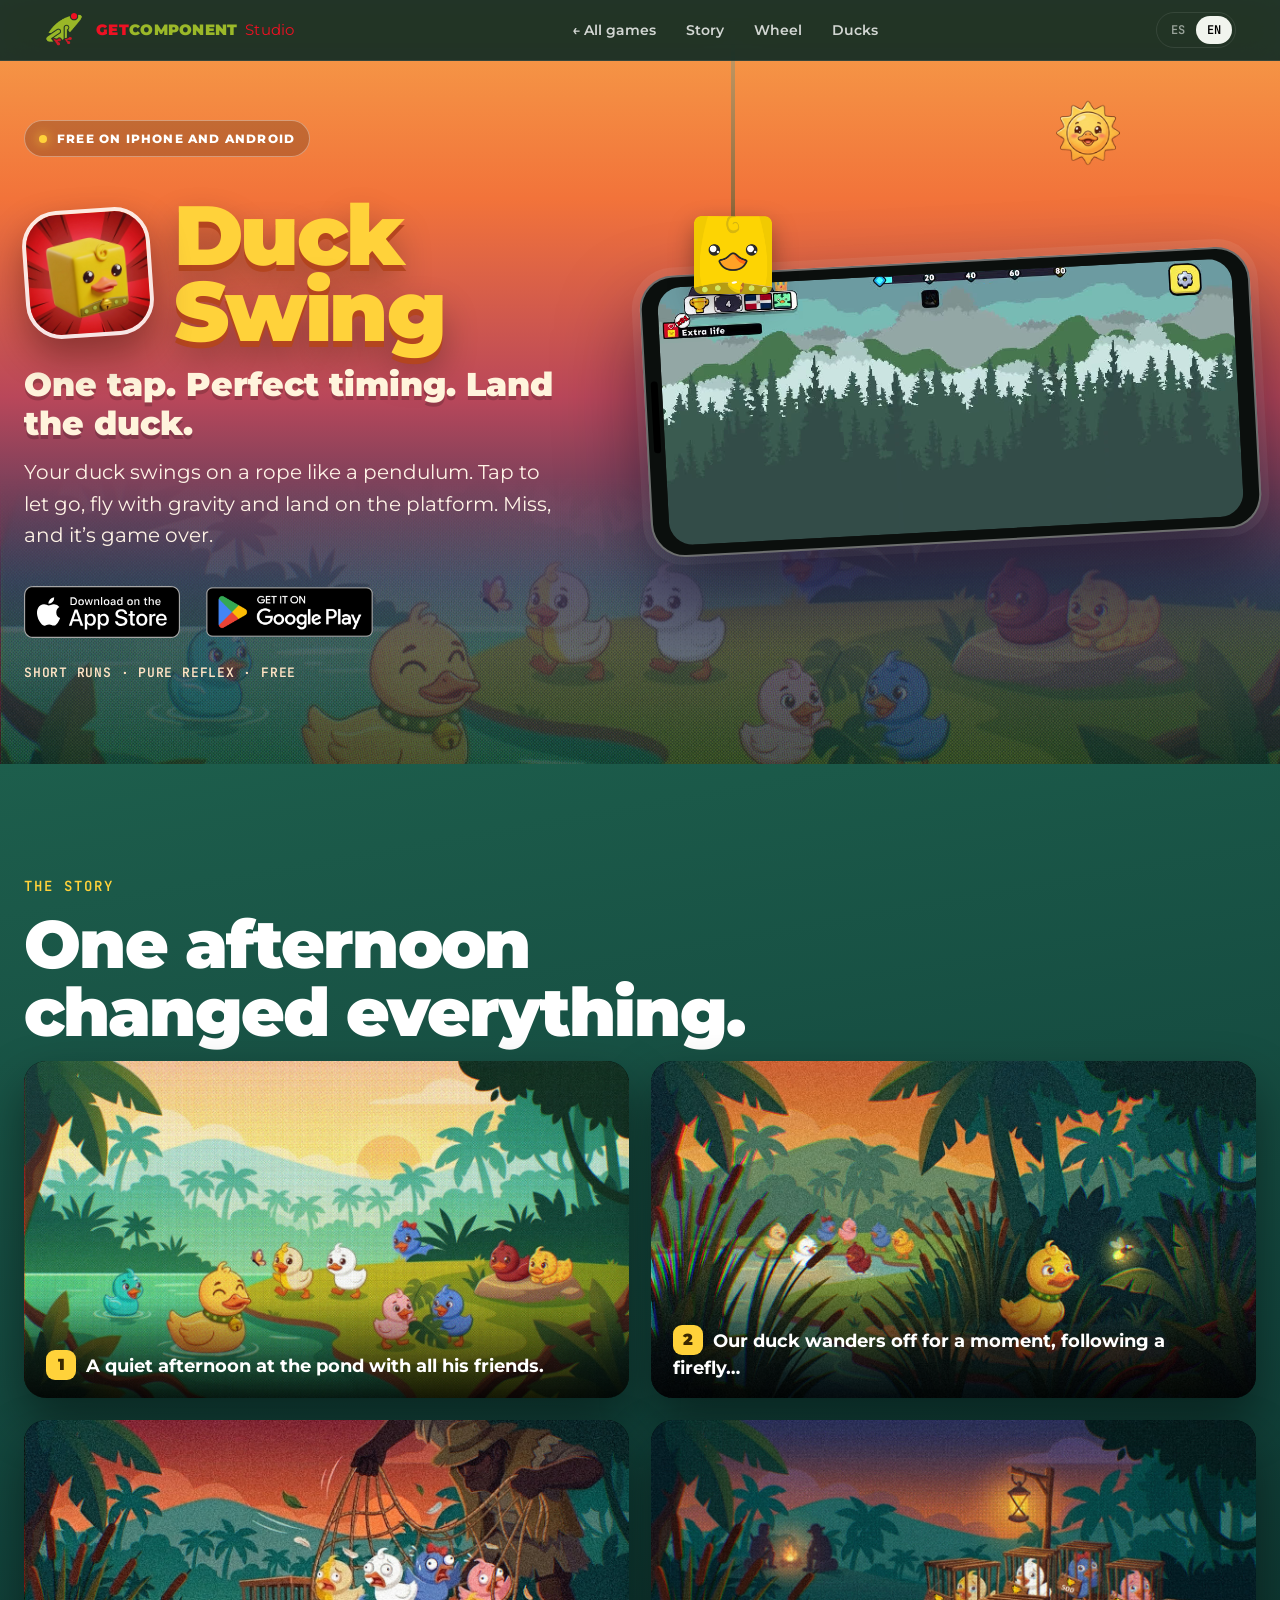
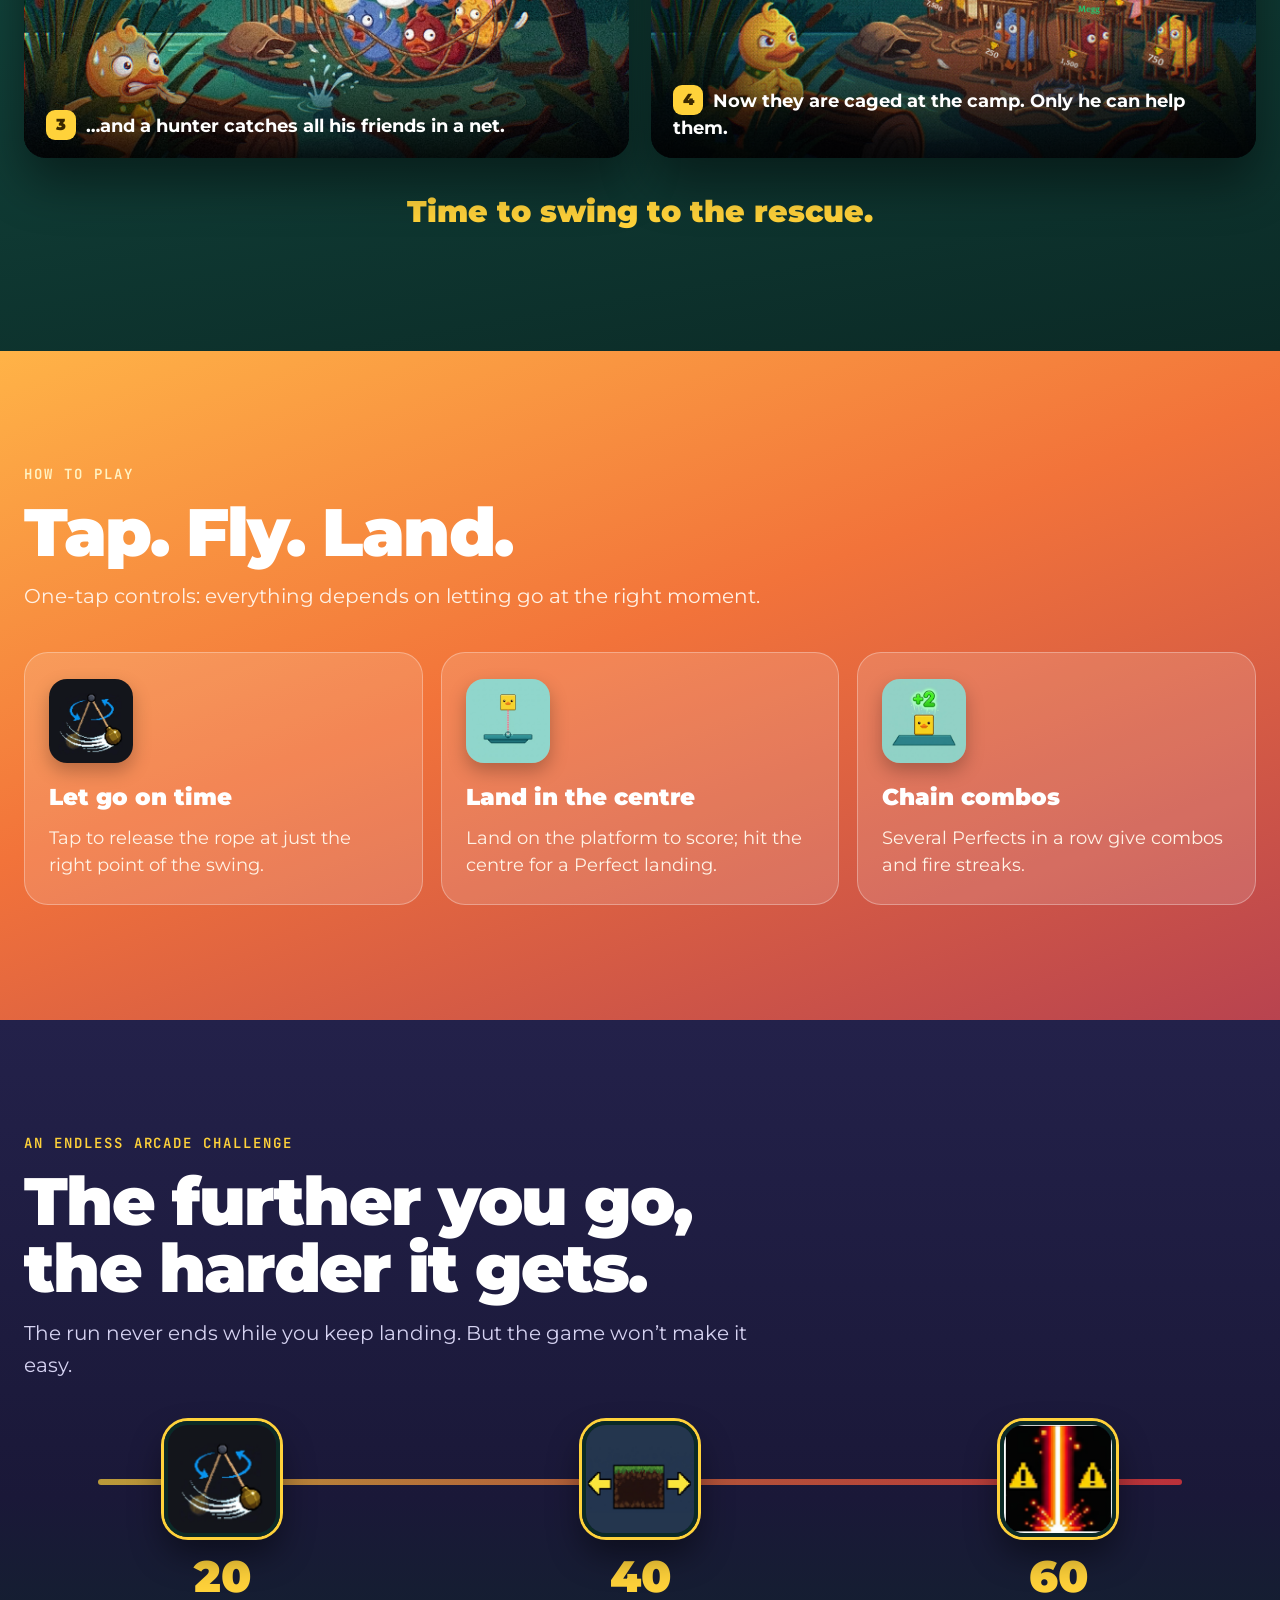
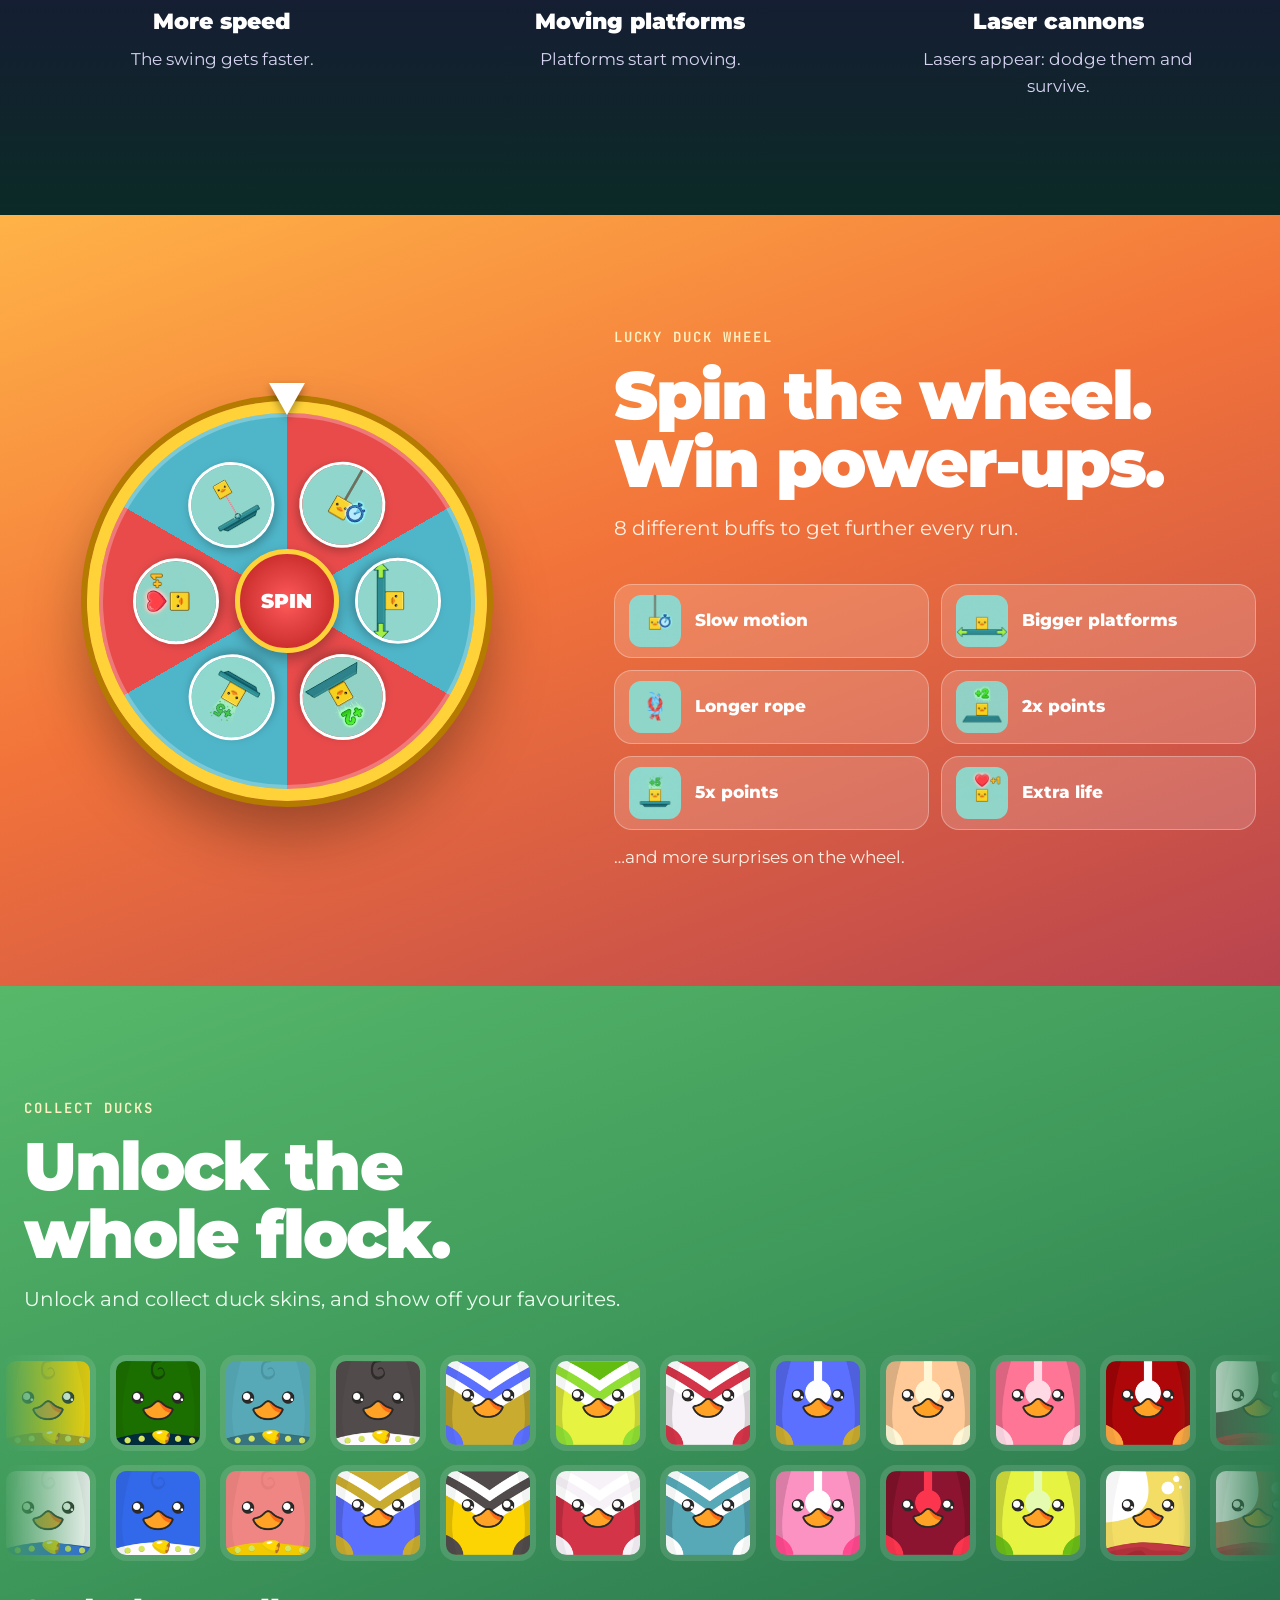
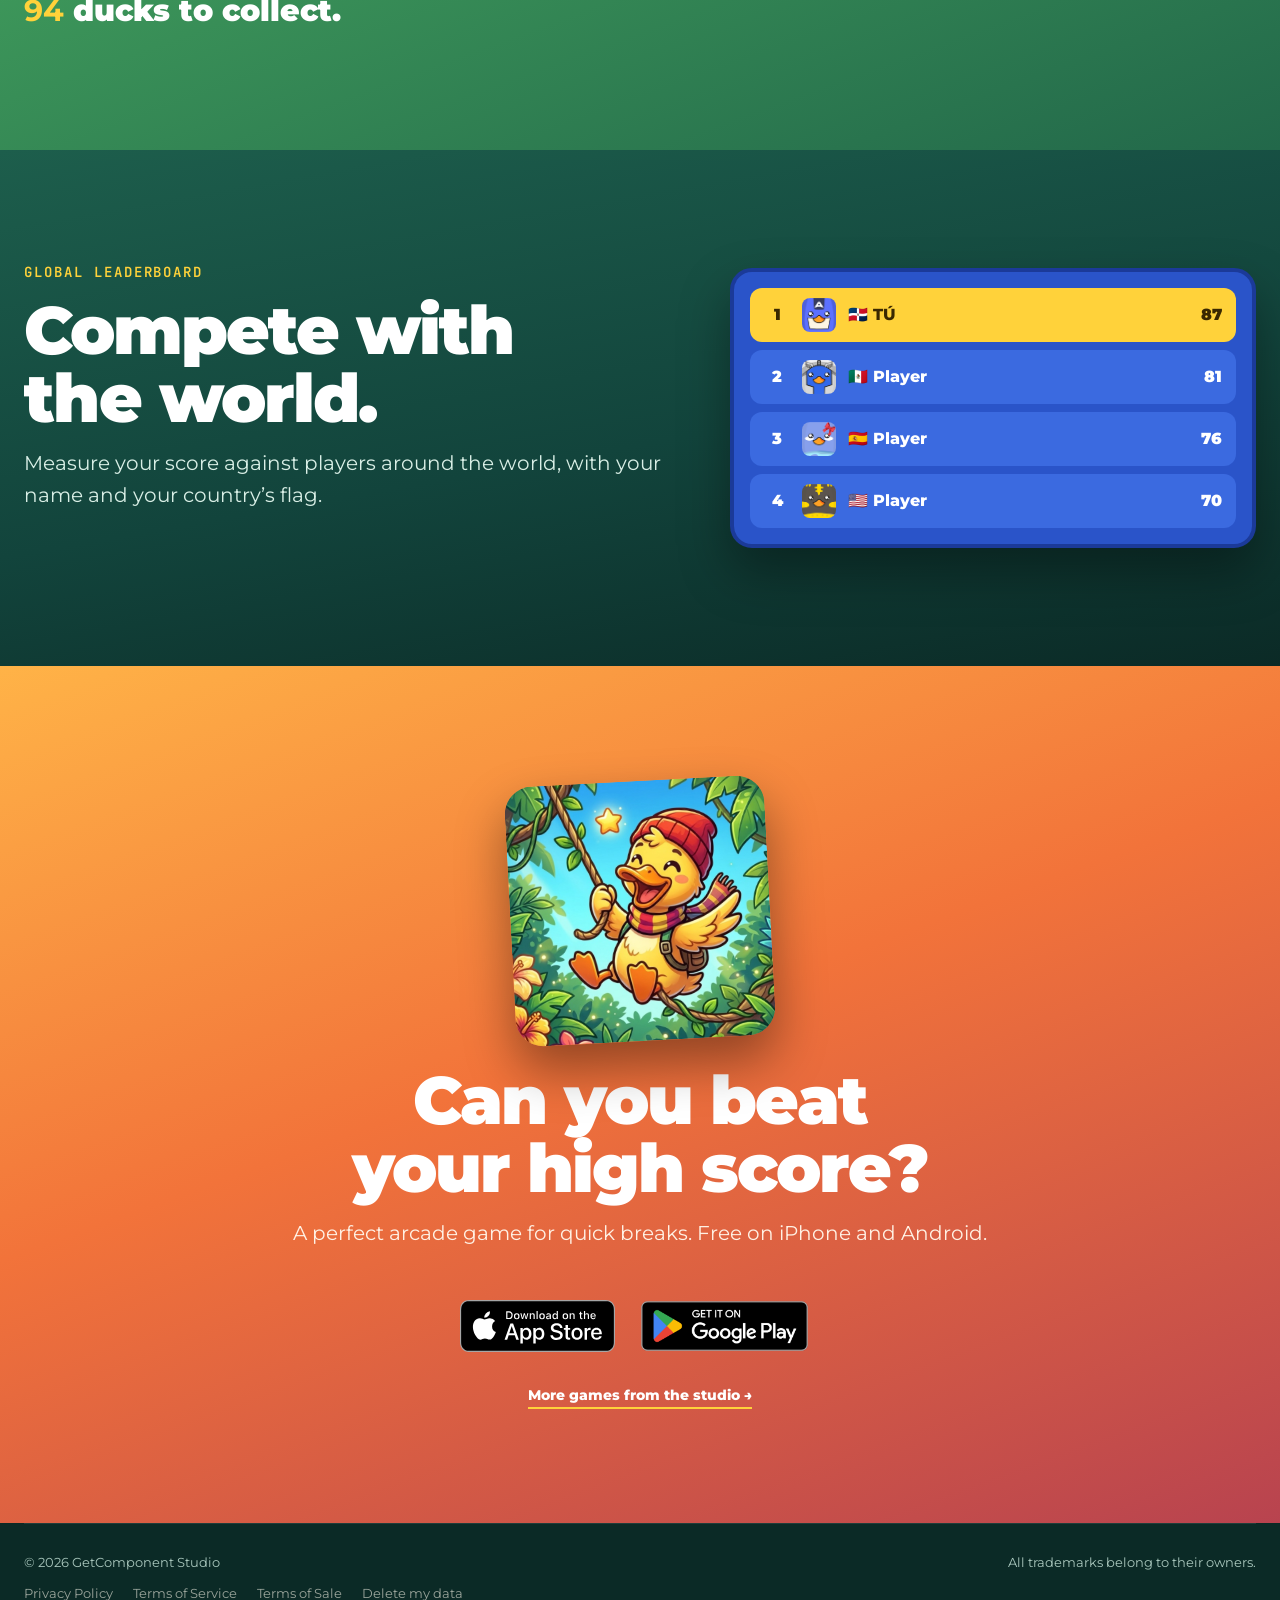
<file: duckswing/index.html>
<!doctype html>
<html lang="es">
<head>
<meta charset="utf-8">
<meta name="viewport" content="width=device-width, initial-scale=1">
<title>Duck Swing — Arcade de un toque</title>
<meta name="description" content="Duck Swing: un toque, timing perfecto. Tu pato se balancea en una cuerda; suéltate en el momento justo y aterriza en la plataforma. Ruleta de buffs, patos coleccionables y ranking global. Gratis en iPhone y Android.">
<meta name="theme-color" content="#f2733a">
<meta property="og:title" content="Duck Swing — GetComponent Studio">
<meta property="og:description" content="Un toque. Timing perfecto. Aterriza al pato. Gratis en iPhone y Android.">
<meta property="og:image" content="https://getcomponentstudio.com/assets/duck/story-1.jpg">
<link rel="icon" type="image/png" href="../assets/brand/frog.png">
<link rel="preconnect" href="https://fonts.googleapis.com">
<link rel="preconnect" href="https://fonts.gstatic.com" crossorigin>
<link href="https://fonts.googleapis.com/css2?family=Montserrat:wght@400;500;600;800;900&family=JetBrains+Mono:wght@400;600&display=swap" rel="stylesheet">
<link rel="stylesheet" href="../css/style.css?v=19">
<link rel="stylesheet" href="duckswing.css?v=5">
</head>
<body class="dk">

<header class="nav scrolled" id="nav">
  <a class="nav__brand" href="../" aria-label="GetComponent Studio">
    <img src="../assets/brand/frog.png" alt="" width="40" height="34">
    <span><b>GET</b>COMPONENT <i>Studio</i></span>
  </a>
  <nav class="nav__links" id="navLinks">
    <a href="../#movil" data-i18n="nav.back">← Todos los juegos</a>
    <a href="#historia" data-i18n="nav.story">Historia</a>
    <a href="#ruleta" data-i18n="nav.wheel">Ruleta</a>
    <a href="#patos" data-i18n="nav.ducks">Patos</a>
  </nav>
  <button class="lang" id="lang" aria-label="Cambiar idioma / Switch language"><span class="on">ES</span><span>EN</span></button>
</header>

<main>
<!-- HERO -->
<section class="dkh">
  <img class="dkh__sun" src="../assets/duck/sun.png" alt="">
  <div class="wrap dkh__in">
    <div>
      <p class="tag tag--dk"><span class="dot"></span><span data-i18n="tag">Gratis en iPhone y Android</span></p>
      <div class="dkh__brand"><img class="dkh__icon" src="../assets/duck/icon.jpg" alt="Duck Swing" width="132" height="132"><h1>Duck<br>Swing</h1></div>
      <p class="dkh__tagline" data-i18n="tagline">Un toque. Timing perfecto. Aterriza al pato.</p>
      <p class="dkh__lead" data-i18n="lead">Tu pato se balancea en una cuerda como un péndulo. Toca para soltarte, vuela con la gravedad y aterriza en la plataforma. Si fallas, se acaba la partida.</p>
      <div class="dkh__cta">
        <a class="badge badge--ios" href="https://apps.apple.com/us/app/duck-swing-one-tap-reflex/id6797552479" target="_blank" rel="noopener" aria-label="Descargar Duck Swing en App Store"><img class="b-es" src="../assets/badges/appstore-es.svg" alt="Descárgalo en el App Store" height="52"><img class="b-en" src="../assets/badges/appstore-en.svg" alt="Download on the App Store" height="52"></a>
        <a class="badge badge--gp" href="https://play.google.com/store/apps/details?id=com.getcomponentstudio.swingduck" target="_blank" rel="noopener" aria-label="Descargar Duck Swing en Google Play"><img class="b-es" src="../assets/badges/googleplay-es.png" alt="Disponible en Google Play" height="74"><img class="b-en" src="../assets/badges/googleplay-en.png" alt="Get it on Google Play" height="74"></a>
      </div>
      <p class="dkh__note" data-i18n="note">Partidas cortas · Reflejos puros · Gratis</p>
    </div>
    <div class="dkh__stage">
      <div class="pend" aria-hidden="true"><img src="../assets/duck/skins/duck_1.png" alt=""></div>
      <div class="lph">
        <span class="lph__notch"></span>
        <video src="../assets/duck/duck-demo-60.mp4" poster="../assets/duck/duck-demo-60-poster.jpg" autoplay muted loop playsinline preload="auto" aria-label="Duck Swing en juego"></video>
      </div>
    </div>
  </div>
</section>

<!-- HISTORIA -->
<section class="dks dks--teal" id="historia">
  <div class="wrap">
    <p class="eyebrow" data-i18n="story.eyebrow">La historia</p>
    <h2 class="h2" data-i18n="story.title">Una tarde que lo cambió todo.</h2>
    <div class="story">
      <figure><img src="../assets/duck/story-1.jpg" alt="El pato y sus amigos en el estanque" loading="lazy"><figcaption data-i18n="st1">Una tarde tranquila en el estanque con todos sus amigos.</figcaption></figure>
      <figure><img src="../assets/duck/story-2.jpg" alt="El pato sigue a una luciérnaga" loading="lazy"><figcaption data-i18n="st2">Nuestro pato se aleja un momento siguiendo a una luciérnaga…</figcaption></figure>
      <figure><img src="../assets/duck/story-3.jpg" alt="Un cazador atrapa a los patos en una red" loading="lazy"><figcaption data-i18n="st3">…y un cazador atrapa a todos sus amigos en una red.</figcaption></figure>
      <figure><img src="../assets/duck/story-4.jpg" alt="Los patos enjaulados en el campamento" loading="lazy"><figcaption data-i18n="st4">Ahora están enjaulados en el campamento. Solo él puede ayudarlos.</figcaption></figure>
    </div>
    <p class="story__end" data-i18n="story.end">Es hora de balancearse al rescate.</p>
  </div>
</section>

<!-- CÓMO SE JUEGA -->
<section class="dks dks--sunset" id="como">
  <div class="wrap">
    <p class="eyebrow" style="color:#fff3c4" data-i18n="how.eyebrow">Cómo se juega</p>
    <h2 class="h2" data-i18n="how.title">Toca. Vuela. Aterriza.</h2>
    <p class="dks__lead" data-i18n="how.lead">Controles de un solo toque: todo depende de soltarte en el momento justo.</p>
    <div class="how3">
      <article><img src="../assets/duck/pendulumicon.png" alt="" loading="lazy"><h3 data-i18n="h1t">Suéltate a tiempo</h3><p data-i18n="h1">Toca para soltar la cuerda en el momento justo del balanceo.</p></article>
      <article><img src="../assets/duck/buff_snoperlanding.png" alt="" loading="lazy"><h3 data-i18n="h2t">Aterriza al centro</h3><p data-i18n="h2">Cae en la plataforma para sumar puntos; en el centro es un aterrizaje Perfecto.</p></article>
      <article><img src="../assets/duck/p2points.png" alt="" loading="lazy"><h3 data-i18n="h3t">Encadena combos</h3><p data-i18n="h3">Varios Perfectos seguidos dan combos y rachas de fuego.</p></article>
    </div>
  </div>
</section>

<!-- DESAFÍO SIN FIN -->
<section class="dks dks--night" id="desafio">
  <div class="wrap">
    <p class="eyebrow" data-i18n="end.eyebrow">Un desafío arcade sin fin</p>
    <h2 class="h2" data-i18n="end.title">Cuanto más lejos, más difícil.</h2>
    <p class="dks__lead" style="color:#d6d3f2" data-i18n="end.lead">La partida no termina mientras sigas aterrizando. Pero el juego no te lo pondrá fácil.</p>
    <div class="track">
      <article><img src="../assets/duck/pendulumicon.png" alt="" loading="lazy"><b>20</b><h3 data-i18n="t1t">Más velocidad</h3><p data-i18n="t1">El balanceo se vuelve más rápido.</p></article>
      <article><img src="../assets/duck/platformmoving.png" alt="" loading="lazy"><b>40</b><h3 data-i18n="t2t">Plataformas en movimiento</h3><p data-i18n="t2">Las plataformas empiezan a moverse.</p></article>
      <article><img src="../assets/duck/lasersimagesymbol.png" alt="" loading="lazy"><b>60</b><h3 data-i18n="t3t">Cañones láser</h3><p data-i18n="t3">Aparecen los láseres: esquívalos y sobrevive.</p></article>
    </div>
  </div>
</section>

<!-- RULETA -->
<section class="dks dks--sunset" id="ruleta">
  <div class="wrap wheel">
    <div class="wheel__wrap">
      <span class="wheel__pin"></span><span class="wheel__hub">SPIN</span>
      <div class="wheel__spin" aria-hidden="true"><span class="wheel__seg" style="--r:30deg"><img src="../assets/duck/buff_timestopper.png" alt=""></span><span class="wheel__seg" style="--r:90deg"><img src="../assets/duck/buff_biggerplatforms.png" alt=""></span><span class="wheel__seg" style="--r:150deg"><img src="../assets/duck/p2points.png" alt=""></span><span class="wheel__seg" style="--r:210deg"><img src="../assets/duck/buff_5pointsnextlanding.png" alt=""></span><span class="wheel__seg" style="--r:270deg"><img src="../assets/duck/buff_onelive.png" alt=""></span><span class="wheel__seg" style="--r:330deg"><img src="../assets/duck/buff_snoperlanding.png" alt=""></span></div>
    </div>
    <div>
      <p class="eyebrow" style="color:#fff3c4" data-i18n="wh.eyebrow">Lucky Duck Wheel</p>
      <h2 class="h2" data-i18n="wh.title">Gira la ruleta. Gana poderes.</h2>
      <p class="dks__lead" data-i18n="wh.lead">8 buffs distintos para llegar más lejos en cada partida.</p>
      <div class="buffs">
        <div><img src="../assets/duck/buff_timestopper.png" alt="" loading="lazy"><span data-i18n="bf1">Cámara lenta</span></div>
        <div><img src="../assets/duck/buff_biggerplatforms.png" alt="" loading="lazy"><span data-i18n="bf2">Plataformas más grandes</span></div>
        <div><i>🪢</i><span data-i18n="bf3">Cuerda más larga</span></div>
        <div><img src="../assets/duck/p2points.png" alt="" loading="lazy"><span data-i18n="bf4">Puntos x2</span></div>
        <div><img src="../assets/duck/buff_5pointsnextlanding.png" alt="" loading="lazy"><span data-i18n="bf5">Puntos x5</span></div>
        <div><img src="../assets/duck/buff_onelive.png" alt="" loading="lazy"><span data-i18n="bf6">Vida extra</span></div>
      </div>
      <p class="buffs__more" data-i18n="bf.more">…y más sorpresas en la ruleta.</p>
    </div>
  </div>
</section>

<!-- PATOS -->
<section class="dks dks--leaf" id="patos">
  <div class="wrap">
    <p class="eyebrow" style="color:#fff3c4" data-i18n="col.eyebrow">Colecciona patos</p>
    <h2 class="h2" data-i18n="col.title">Desbloquea a toda la bandada.</h2>
    <p class="dks__lead" data-i18n="col.lead">Desbloquea y colecciona skins de patos, y presume a tus favoritos.</p>
  </div>
  <div class="flock" aria-hidden="true">
    <div class="flock__row"><img src="../assets/duck/skins/duck_1.png" alt="" loading="lazy"><img src="../assets/duck/skins/duck_3.png" alt="" loading="lazy"><img src="../assets/duck/skins/duck_5.png" alt="" loading="lazy"><img src="../assets/duck/skins/duck_7.png" alt="" loading="lazy"><img src="../assets/duck/skins/duck_arrow_2.png" alt="" loading="lazy"><img src="../assets/duck/skins/duck_arrow_4.png" alt="" loading="lazy"><img src="../assets/duck/skins/duck_arrow_6.png" alt="" loading="lazy"><img src="../assets/duck/skins/duck_core_1.png" alt="" loading="lazy"><img src="../assets/duck/skins/duck_core_3.png" alt="" loading="lazy"><img src="../assets/duck/skins/duck_core_5.png" alt="" loading="lazy"><img src="../assets/duck/skins/duck_core_7.png" alt="" loading="lazy"><img src="../assets/duck/skins/duck_dotted_2.png" alt="" loading="lazy"><img src="../assets/duck/skins/duck_dotted_4.png" alt="" loading="lazy"><img src="../assets/duck/skins/duck_girl_1.png" alt="" loading="lazy"><img src="../assets/duck/skins/duck_girl_3.png" alt="" loading="lazy"><img src="../assets/duck/skins/duck_girl_5.png" alt="" loading="lazy"><img src="../assets/duck/skins/duck_haired_2.png" alt="" loading="lazy"><img src="../assets/duck/skins/duck_haired_4.png" alt="" loading="lazy"><img src="../assets/duck/skins/duck_haired_6.png" alt="" loading="lazy"><img src="../assets/duck/skins/duck_hero_1.png" alt="" loading="lazy"><img src="../assets/duck/skins/duck_hero_3.png" alt="" loading="lazy"><img src="../assets/duck/skins/duck_hero_5.png" alt="" loading="lazy"><img src="../assets/duck/skins/duck_hero_7.png" alt="" loading="lazy"><img src="../assets/duck/skins/duck_knight_2.png" alt="" loading="lazy"><img src="../assets/duck/skins/duck_knight_4.png" alt="" loading="lazy"><img src="../assets/duck/skins/duck_knight_6.png" alt="" loading="lazy"><img src="../assets/duck/skins/duck_leap_1.png" alt="" loading="lazy"><img src="../assets/duck/skins/duck_leap_3.png" alt="" loading="lazy"><img src="../assets/duck/skins/duck_leap_5.png" alt="" loading="lazy"><img src="../assets/duck/skins/duck_mask_2.png" alt="" loading="lazy"><img src="../assets/duck/skins/duck_pablo_1.png" alt="" loading="lazy"><img src="../assets/duck/skins/duck_pablo_3.png" alt="" loading="lazy"><img src="../assets/duck/skins/duck_pablo_5.png" alt="" loading="lazy"><img src="../assets/duck/skins/duck_shawn_2.png" alt="" loading="lazy"><img src="../assets/duck/skins/duck_shawn_4.png" alt="" loading="lazy"><img src="../assets/duck/skins/duck_soldier_1.png" alt="" loading="lazy"><img src="../assets/duck/skins/duck_soldier_3.png" alt="" loading="lazy"><img src="../assets/duck/skins/duck_soldier_5.png" alt="" loading="lazy"><img src="../assets/duck/skins/duck_soldier_7.png" alt="" loading="lazy"><img src="../assets/duck/skins/duck_spotoneye_2.png" alt="" loading="lazy"><img src="../assets/duck/skins/duck_spotoneye_4.png" alt="" loading="lazy"><img src="../assets/duck/skins/duck_spotoneye_6.png" alt="" loading="lazy"><img src="../assets/duck/skins/duck_tigris_1.png" alt="" loading="lazy"><img src="../assets/duck/skins/duck_tigris_3.png" alt="" loading="lazy"><img src="../assets/duck/skins/duck_tigris_5.png" alt="" loading="lazy"><img src="../assets/duck/skins/duck_zip_2.png" alt="" loading="lazy"><img src="../assets/duck/skins/duck_zip_4.png" alt="" loading="lazy"><img src="../assets/duck/skins/duck_1.png" alt="" loading="lazy"><img src="../assets/duck/skins/duck_3.png" alt="" loading="lazy"><img src="../assets/duck/skins/duck_5.png" alt="" loading="lazy"><img src="../assets/duck/skins/duck_7.png" alt="" loading="lazy"><img src="../assets/duck/skins/duck_arrow_2.png" alt="" loading="lazy"><img src="../assets/duck/skins/duck_arrow_4.png" alt="" loading="lazy"><img src="../assets/duck/skins/duck_arrow_6.png" alt="" loading="lazy"><img src="../assets/duck/skins/duck_core_1.png" alt="" loading="lazy"><img src="../assets/duck/skins/duck_core_3.png" alt="" loading="lazy"><img src="../assets/duck/skins/duck_core_5.png" alt="" loading="lazy"><img src="../assets/duck/skins/duck_core_7.png" alt="" loading="lazy"><img src="../assets/duck/skins/duck_dotted_2.png" alt="" loading="lazy"><img src="../assets/duck/skins/duck_dotted_4.png" alt="" loading="lazy"><img src="../assets/duck/skins/duck_girl_1.png" alt="" loading="lazy"><img src="../assets/duck/skins/duck_girl_3.png" alt="" loading="lazy"><img src="../assets/duck/skins/duck_girl_5.png" alt="" loading="lazy"><img src="../assets/duck/skins/duck_haired_2.png" alt="" loading="lazy"><img src="../assets/duck/skins/duck_haired_4.png" alt="" loading="lazy"><img src="../assets/duck/skins/duck_haired_6.png" alt="" loading="lazy"><img src="../assets/duck/skins/duck_hero_1.png" alt="" loading="lazy"><img src="../assets/duck/skins/duck_hero_3.png" alt="" loading="lazy"><img src="../assets/duck/skins/duck_hero_5.png" alt="" loading="lazy"><img src="../assets/duck/skins/duck_hero_7.png" alt="" loading="lazy"><img src="../assets/duck/skins/duck_knight_2.png" alt="" loading="lazy"><img src="../assets/duck/skins/duck_knight_4.png" alt="" loading="lazy"><img src="../assets/duck/skins/duck_knight_6.png" alt="" loading="lazy"><img src="../assets/duck/skins/duck_leap_1.png" alt="" loading="lazy"><img src="../assets/duck/skins/duck_leap_3.png" alt="" loading="lazy"><img src="../assets/duck/skins/duck_leap_5.png" alt="" loading="lazy"><img src="../assets/duck/skins/duck_mask_2.png" alt="" loading="lazy"><img src="../assets/duck/skins/duck_pablo_1.png" alt="" loading="lazy"><img src="../assets/duck/skins/duck_pablo_3.png" alt="" loading="lazy"><img src="../assets/duck/skins/duck_pablo_5.png" alt="" loading="lazy"><img src="../assets/duck/skins/duck_shawn_2.png" alt="" loading="lazy"><img src="../assets/duck/skins/duck_shawn_4.png" alt="" loading="lazy"><img src="../assets/duck/skins/duck_soldier_1.png" alt="" loading="lazy"><img src="../assets/duck/skins/duck_soldier_3.png" alt="" loading="lazy"><img src="../assets/duck/skins/duck_soldier_5.png" alt="" loading="lazy"><img src="../assets/duck/skins/duck_soldier_7.png" alt="" loading="lazy"><img src="../assets/duck/skins/duck_spotoneye_2.png" alt="" loading="lazy"><img src="../assets/duck/skins/duck_spotoneye_4.png" alt="" loading="lazy"><img src="../assets/duck/skins/duck_spotoneye_6.png" alt="" loading="lazy"><img src="../assets/duck/skins/duck_tigris_1.png" alt="" loading="lazy"><img src="../assets/duck/skins/duck_tigris_3.png" alt="" loading="lazy"><img src="../assets/duck/skins/duck_tigris_5.png" alt="" loading="lazy"><img src="../assets/duck/skins/duck_zip_2.png" alt="" loading="lazy"><img src="../assets/duck/skins/duck_zip_4.png" alt="" loading="lazy"></div>
    <div class="flock__row flock__row--rev"><img src="../assets/duck/skins/duck_2.png" alt="" loading="lazy"><img src="../assets/duck/skins/duck_4.png" alt="" loading="lazy"><img src="../assets/duck/skins/duck_6.png" alt="" loading="lazy"><img src="../assets/duck/skins/duck_arrow_1.png" alt="" loading="lazy"><img src="../assets/duck/skins/duck_arrow_3.png" alt="" loading="lazy"><img src="../assets/duck/skins/duck_arrow_5.png" alt="" loading="lazy"><img src="../assets/duck/skins/duck_arrow_7.png" alt="" loading="lazy"><img src="../assets/duck/skins/duck_core_2.png" alt="" loading="lazy"><img src="../assets/duck/skins/duck_core_4.png" alt="" loading="lazy"><img src="../assets/duck/skins/duck_core_6.png" alt="" loading="lazy"><img src="../assets/duck/skins/duck_dotted_1.png" alt="" loading="lazy"><img src="../assets/duck/skins/duck_dotted_3.png" alt="" loading="lazy"><img src="../assets/duck/skins/duck_dotted_5.png" alt="" loading="lazy"><img src="../assets/duck/skins/duck_girl_2.png" alt="" loading="lazy"><img src="../assets/duck/skins/duck_girl_4.png" alt="" loading="lazy"><img src="../assets/duck/skins/duck_haired_1.png" alt="" loading="lazy"><img src="../assets/duck/skins/duck_haired_3.png" alt="" loading="lazy"><img src="../assets/duck/skins/duck_haired_5.png" alt="" loading="lazy"><img src="../assets/duck/skins/duck_haired_7.png" alt="" loading="lazy"><img src="../assets/duck/skins/duck_hero_2.png" alt="" loading="lazy"><img src="../assets/duck/skins/duck_hero_4.png" alt="" loading="lazy"><img src="../assets/duck/skins/duck_hero_6.png" alt="" loading="lazy"><img src="../assets/duck/skins/duck_knight_1.png" alt="" loading="lazy"><img src="../assets/duck/skins/duck_knight_3.png" alt="" loading="lazy"><img src="../assets/duck/skins/duck_knight_5.png" alt="" loading="lazy"><img src="../assets/duck/skins/duck_knight_7.png" alt="" loading="lazy"><img src="../assets/duck/skins/duck_leap_2.png" alt="" loading="lazy"><img src="../assets/duck/skins/duck_leap_4.png" alt="" loading="lazy"><img src="../assets/duck/skins/duck_mask_1.png" alt="" loading="lazy"><img src="../assets/duck/skins/duck_mask_3.png" alt="" loading="lazy"><img src="../assets/duck/skins/duck_pablo_2.png" alt="" loading="lazy"><img src="../assets/duck/skins/duck_pablo_4.png" alt="" loading="lazy"><img src="../assets/duck/skins/duck_shawn_1.png" alt="" loading="lazy"><img src="../assets/duck/skins/duck_shawn_3.png" alt="" loading="lazy"><img src="../assets/duck/skins/duck_shawn_5.png" alt="" loading="lazy"><img src="../assets/duck/skins/duck_soldier_2.png" alt="" loading="lazy"><img src="../assets/duck/skins/duck_soldier_4.png" alt="" loading="lazy"><img src="../assets/duck/skins/duck_soldier_6.png" alt="" loading="lazy"><img src="../assets/duck/skins/duck_spotoneye_1.png" alt="" loading="lazy"><img src="../assets/duck/skins/duck_spotoneye_3.png" alt="" loading="lazy"><img src="../assets/duck/skins/duck_spotoneye_5.png" alt="" loading="lazy"><img src="../assets/duck/skins/duck_spotoneye_7.png" alt="" loading="lazy"><img src="../assets/duck/skins/duck_tigris_2.png" alt="" loading="lazy"><img src="../assets/duck/skins/duck_tigris_4.png" alt="" loading="lazy"><img src="../assets/duck/skins/duck_zip_1.png" alt="" loading="lazy"><img src="../assets/duck/skins/duck_zip_3.png" alt="" loading="lazy"><img src="../assets/duck/skins/duck_zip_5.png" alt="" loading="lazy"><img src="../assets/duck/skins/duck_2.png" alt="" loading="lazy"><img src="../assets/duck/skins/duck_4.png" alt="" loading="lazy"><img src="../assets/duck/skins/duck_6.png" alt="" loading="lazy"><img src="../assets/duck/skins/duck_arrow_1.png" alt="" loading="lazy"><img src="../assets/duck/skins/duck_arrow_3.png" alt="" loading="lazy"><img src="../assets/duck/skins/duck_arrow_5.png" alt="" loading="lazy"><img src="../assets/duck/skins/duck_arrow_7.png" alt="" loading="lazy"><img src="../assets/duck/skins/duck_core_2.png" alt="" loading="lazy"><img src="../assets/duck/skins/duck_core_4.png" alt="" loading="lazy"><img src="../assets/duck/skins/duck_core_6.png" alt="" loading="lazy"><img src="../assets/duck/skins/duck_dotted_1.png" alt="" loading="lazy"><img src="../assets/duck/skins/duck_dotted_3.png" alt="" loading="lazy"><img src="../assets/duck/skins/duck_dotted_5.png" alt="" loading="lazy"><img src="../assets/duck/skins/duck_girl_2.png" alt="" loading="lazy"><img src="../assets/duck/skins/duck_girl_4.png" alt="" loading="lazy"><img src="../assets/duck/skins/duck_haired_1.png" alt="" loading="lazy"><img src="../assets/duck/skins/duck_haired_3.png" alt="" loading="lazy"><img src="../assets/duck/skins/duck_haired_5.png" alt="" loading="lazy"><img src="../assets/duck/skins/duck_haired_7.png" alt="" loading="lazy"><img src="../assets/duck/skins/duck_hero_2.png" alt="" loading="lazy"><img src="../assets/duck/skins/duck_hero_4.png" alt="" loading="lazy"><img src="../assets/duck/skins/duck_hero_6.png" alt="" loading="lazy"><img src="../assets/duck/skins/duck_knight_1.png" alt="" loading="lazy"><img src="../assets/duck/skins/duck_knight_3.png" alt="" loading="lazy"><img src="../assets/duck/skins/duck_knight_5.png" alt="" loading="lazy"><img src="../assets/duck/skins/duck_knight_7.png" alt="" loading="lazy"><img src="../assets/duck/skins/duck_leap_2.png" alt="" loading="lazy"><img src="../assets/duck/skins/duck_leap_4.png" alt="" loading="lazy"><img src="../assets/duck/skins/duck_mask_1.png" alt="" loading="lazy"><img src="../assets/duck/skins/duck_mask_3.png" alt="" loading="lazy"><img src="../assets/duck/skins/duck_pablo_2.png" alt="" loading="lazy"><img src="../assets/duck/skins/duck_pablo_4.png" alt="" loading="lazy"><img src="../assets/duck/skins/duck_shawn_1.png" alt="" loading="lazy"><img src="../assets/duck/skins/duck_shawn_3.png" alt="" loading="lazy"><img src="../assets/duck/skins/duck_shawn_5.png" alt="" loading="lazy"><img src="../assets/duck/skins/duck_soldier_2.png" alt="" loading="lazy"><img src="../assets/duck/skins/duck_soldier_4.png" alt="" loading="lazy"><img src="../assets/duck/skins/duck_soldier_6.png" alt="" loading="lazy"><img src="../assets/duck/skins/duck_spotoneye_1.png" alt="" loading="lazy"><img src="../assets/duck/skins/duck_spotoneye_3.png" alt="" loading="lazy"><img src="../assets/duck/skins/duck_spotoneye_5.png" alt="" loading="lazy"><img src="../assets/duck/skins/duck_spotoneye_7.png" alt="" loading="lazy"><img src="../assets/duck/skins/duck_tigris_2.png" alt="" loading="lazy"><img src="../assets/duck/skins/duck_tigris_4.png" alt="" loading="lazy"><img src="../assets/duck/skins/duck_zip_1.png" alt="" loading="lazy"><img src="../assets/duck/skins/duck_zip_3.png" alt="" loading="lazy"><img src="../assets/duck/skins/duck_zip_5.png" alt="" loading="lazy"></div>
  </div>
  <div class="wrap"><p class="dks__count"><b>94</b> <span data-i18n="col.count">patos para coleccionar.</span></p></div>
</section>

<!-- RANKING + CTA -->
<section class="dks dks--teal" id="ranking">
  <div class="wrap board2">
    <div>
      <p class="eyebrow" data-i18n="lb.eyebrow">Ranking global</p>
      <h2 class="h2" data-i18n="lb.title">Compite con el mundo.</h2>
      <p class="dks__lead" data-i18n="lb.lead">Mide tu puntuación con jugadores de todo el mundo, con tu nombre y la bandera de tu país.</p>
    </div>
    <div class="rank" aria-hidden="true">
      <div><span>1</span><img src="../assets/duck/skins/duck_hero_1.png" alt=""><span>🇩🇴 TÚ</span><em>87</em></div>
      <div><span>2</span><img src="../assets/duck/skins/duck_knight_2.png" alt=""><span>🇲🇽 Player</span><em>81</em></div>
      <div><span>3</span><img src="../assets/duck/skins/duck_girl_3.png" alt=""><span>🇪🇸 Player</span><em>76</em></div>
      <div><span>4</span><img src="../assets/duck/skins/duck_tigris_1.png" alt=""><span>🇺🇸 Player</span><em>70</em></div>
    </div>
  </div>
</section>

<section class="dks dks--sunset dkcta">
  <div class="wrap">
    <img class="dkcta__art" src="../assets/duck/art.jpg" alt="Duck Swing" loading="lazy">
    <h2 class="h2" data-i18n="cta.title">¿Puedes superar tu récord?</h2>
    <p class="dks__lead" style="margin-inline:auto" data-i18n="cta.lead">Un arcade perfecto para pausas cortas. Gratis en iPhone y Android.</p>
    <div class="dkcta__links">
      <a class="badge badge--ios" href="https://apps.apple.com/us/app/duck-swing-one-tap-reflex/id6797552479" target="_blank" rel="noopener" aria-label="Descargar Duck Swing en App Store"><img class="b-es" src="../assets/badges/appstore-es.svg" alt="Descárgalo en el App Store" height="52"><img class="b-en" src="../assets/badges/appstore-en.svg" alt="Download on the App Store" height="52"></a>
      <a class="badge badge--gp" href="https://play.google.com/store/apps/details?id=com.getcomponentstudio.swingduck" target="_blank" rel="noopener" aria-label="Descargar Duck Swing en Google Play"><img class="b-es" src="../assets/badges/googleplay-es.png" alt="Disponible en Google Play" height="74"><img class="b-en" src="../assets/badges/googleplay-en.png" alt="Get it on Google Play" height="74"></a>
    </div>
    <a class="store" href="../" data-i18n="cta.studio">Más juegos del estudio →</a>
  </div>
</section>
</main>

<footer class="footer wrap">
  <span>© <span id="year">2026</span> GetComponent Studio</span>
  <span data-i18n="footer.rights">Todas las marcas pertenecen a sus dueños.</span>
  <nav class="footer__legal" aria-label="Legal">
    <a href="../privacidad.html" data-i18n="footer.privacy">Política de privacidad</a>
    <a href="../terminos.html" data-i18n="footer.terms">Términos del servicio</a>
    <a href="../terminos-venta.html" data-i18n="footer.sale">Términos de venta</a>
    <a href="../borrar-datos.html" data-i18n="footer.delete">Borrar mis datos</a>
  </nav>
</footer>

<script>
(() => {
  const $$ = (s) => [...document.querySelectorAll(s)];
  const en = {
    'nav.back': '← All games', 'nav.story': 'Story', 'nav.wheel': 'Wheel', 'nav.ducks': 'Ducks',
    'tag': 'Free on iPhone and Android', 'tagline': 'One tap. Perfect timing. Land the duck.',
    'lead': 'Your duck swings on a rope like a pendulum. Tap to let go, fly with gravity and land on the platform. Miss, and it’s game over.',
    'note': 'Short runs · Pure reflex · Free',
    'story.eyebrow': 'The story', 'story.title': 'One afternoon changed everything.',
    'st1': 'A quiet afternoon at the pond with all his friends.',
    'st2': 'Our duck wanders off for a moment, following a firefly…',
    'st3': '…and a hunter catches all his friends in a net.',
    'st4': 'Now they are caged at the camp. Only he can help them.',
    'story.end': 'Time to swing to the rescue.',
    'how.eyebrow': 'How to play', 'how.title': 'Tap. Fly. Land.', 'how.lead': 'One-tap controls: everything depends on letting go at the right moment.',
    'h1t': 'Let go on time', 'h1': 'Tap to release the rope at just the right point of the swing.',
    'h2t': 'Land in the centre', 'h2': 'Land on the platform to score; hit the centre for a Perfect landing.',
    'h3t': 'Chain combos', 'h3': 'Several Perfects in a row give combos and fire streaks.',
    'end.eyebrow': 'An endless arcade challenge', 'end.title': 'The further you go, the harder it gets.',
    'end.lead': 'The run never ends while you keep landing. But the game won’t make it easy.',
    't1t': 'More speed', 't1': 'The swing gets faster.', 't2t': 'Moving platforms', 't2': 'Platforms start moving.',
    't3t': 'Laser cannons', 't3': 'Lasers appear: dodge them and survive.',
    'wh.eyebrow': 'Lucky Duck Wheel', 'wh.title': 'Spin the wheel. Win power-ups.', 'wh.lead': '8 different buffs to get further every run.',
    'bf1': 'Slow motion', 'bf2': 'Bigger platforms', 'bf3': 'Longer rope', 'bf4': '2x points', 'bf5': '5x points', 'bf6': 'Extra life',
    'bf.more': '…and more surprises on the wheel.',
    'col.eyebrow': 'Collect ducks', 'col.title': 'Unlock the whole flock.', 'col.lead': 'Unlock and collect duck skins, and show off your favourites.',
    'col.count': 'ducks to collect.',
    'lb.eyebrow': 'Global leaderboard', 'lb.title': 'Compete with the world.',
    'lb.lead': 'Measure your score against players around the world, with your name and your country’s flag.',
    'cta.title': 'Can you beat your high score?', 'cta.lead': 'A perfect arcade game for quick breaks. Free on iPhone and Android.',
    'cta.studio': 'More games from the studio →',
    'footer.rights': 'All trademarks belong to their owners.',
    'footer.privacy': 'Privacy Policy', 'footer.terms': 'Terms of Service', 'footer.sale': 'Terms of Sale', 'footer.delete': 'Delete my data',
  };
  const nodes = $$('[data-i18n]');
  const es = Object.fromEntries(nodes.map(n => [n.dataset.i18n, n.textContent]));
  const setLang = (l) => {
    const d = l === 'en' ? en : es;
    nodes.forEach(n => { if (d[n.dataset.i18n]) n.textContent = d[n.dataset.i18n]; });
    document.documentElement.lang = l;
    $$('#lang span').forEach(s => s.classList.toggle('on', s.textContent.toLowerCase() === l));
    try { localStorage.setItem('lang', l); } catch {}
  };
  let lang = 'es';
  try { lang = localStorage.getItem('lang') || (navigator.language.startsWith('es') ? 'es' : 'en'); } catch {}
  if (lang !== 'es') setLang(lang);
  document.getElementById('lang').addEventListener('click', () => { lang = lang === 'es' ? 'en' : 'es'; setLang(lang); });
  document.getElementById('year').textContent = new Date().getFullYear();
  if ('IntersectionObserver' in window && !matchMedia('(prefers-reduced-motion: reduce)').matches) {
    const io = new IntersectionObserver(es => es.forEach(e => { if (e.isIntersecting) { e.target.classList.add('in'); io.unobserve(e.target); } }), { threshold: .15 });
    $$('.story figure, .how3 article, .track article, .buffs div, .rank').forEach(el => { el.classList.add('rv'); io.observe(el); });
  }
})();
</script>
<script src="https://getcomponentstudio.com/t.js" defer></script>
</body>
</html>
</file>
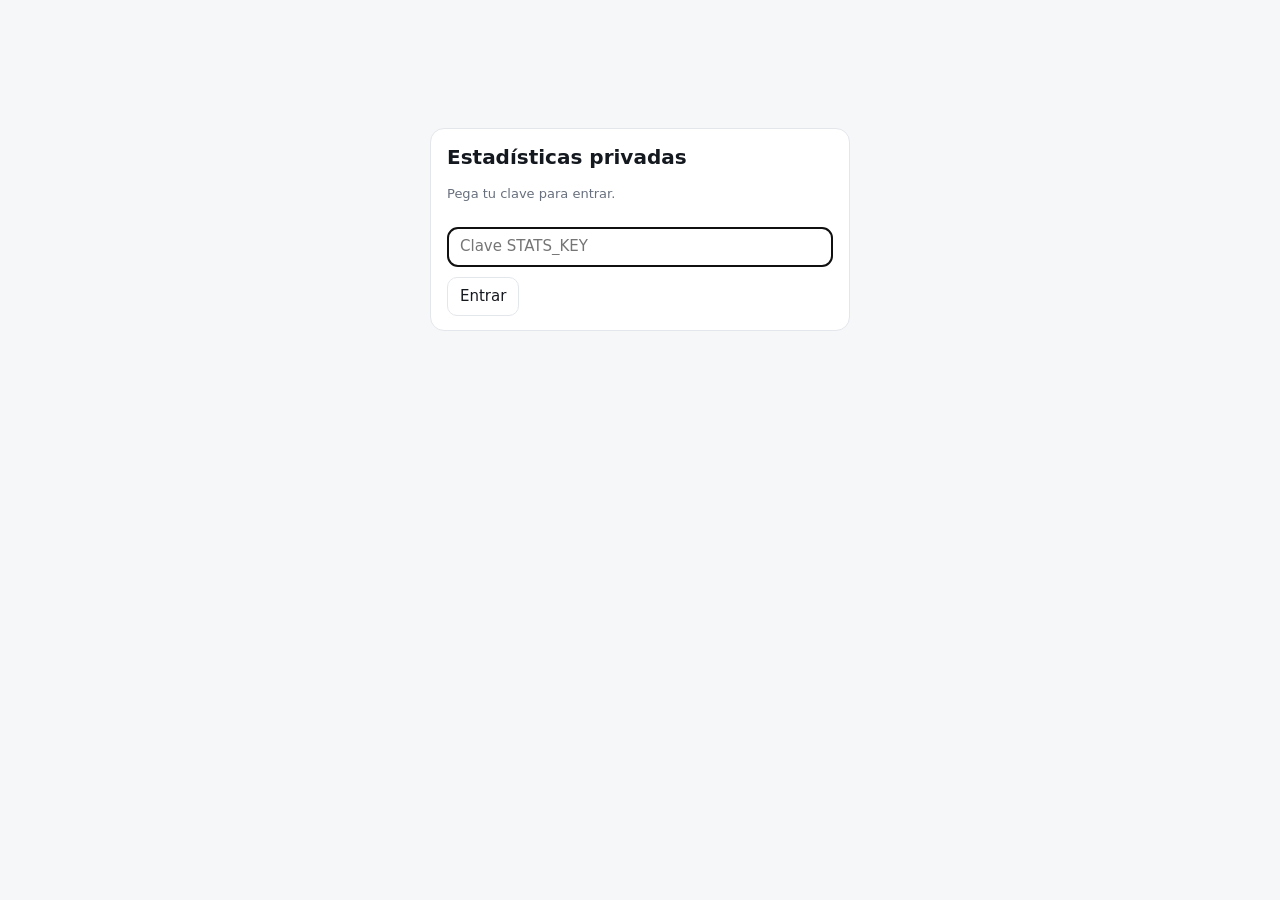
<file: estadisticas/index.html>
<!doctype html>
<html lang="es">
<head>
<meta charset="utf-8">
<meta name="viewport" content="width=device-width, initial-scale=1">
<meta name="robots" content="noindex, nofollow">
<meta name="referrer" content="no-referrer">
<title>Estadísticas · GetComponent Studio</title>
<style>
  :root { --bg:#f6f7f9; --panel:#fff; --tx:#14181f; --mut:#68707d; --line:#e3e6eb; --ac:#3d8bff; --ac2:#ff9a3d; --bar:#dce8ff; }
  @media (prefers-color-scheme: dark) { :root { --bg:#0b0e12; --panel:#141920; --tx:#eef1f5; --mut:#8a93a1; --line:#232a34; --ac:#5b9dff; --ac2:#ffa24f; --bar:#1d2b44; } }
  * { box-sizing: border-box; }
  body { margin:0; background:var(--bg); color:var(--tx); font:15px/1.45 system-ui, -apple-system, "Segoe UI", Roboto, sans-serif; }
  .wrap { max-width:1100px; margin:0 auto; padding:20px 16px 60px; }
  header { display:flex; flex-wrap:wrap; gap:12px; align-items:center; justify-content:space-between; margin-bottom:18px; }
  h1 { font-size:20px; margin:0; }
  .mut { color:var(--mut); font-size:13px; }
  select, button, input { font:inherit; color:inherit; background:var(--panel); border:1px solid var(--line); border-radius:10px; padding:8px 12px; }
  button { cursor:pointer; }
  .seg { display:inline-flex; border:1px solid var(--line); border-radius:10px; overflow:hidden; }
  .seg button { border:0; border-radius:0; border-right:1px solid var(--line); }
  .seg button:last-child { border-right:0; }
  .seg button[aria-pressed="true"] { background:var(--ac); color:#fff; }
  .kpis { display:grid; grid-template-columns:repeat(3, 1fr); gap:12px; margin-bottom:14px; }
  .kpi, .card { background:var(--panel); border:1px solid var(--line); border-radius:14px; padding:14px 16px; }
  .kpi b { display:block; font-size:30px; line-height:1.1; margin-top:4px; font-variant-numeric:tabular-nums; }
  .chart { display:flex; align-items:flex-end; gap:3px; height:150px; margin-top:10px; }
  .chart button { flex:1; min-width:0; padding:0; border:0; border-radius:4px 4px 0 0; background:var(--ac); opacity:.85; position:relative; }
  .chart button:hover, .chart button[aria-pressed="true"] { background:var(--ac2); opacity:1; }
  .chart button.cero { background:var(--line); }
  .axis { display:flex; justify-content:space-between; margin-top:6px; }
  .bar-top { display:flex; justify-content:space-between; align-items:center; gap:10px; flex-wrap:wrap; }
  .tools { display:flex; flex-wrap:wrap; gap:10px; align-items:center; margin:14px 0; }
  .grid { display:grid; grid-template-columns:repeat(auto-fill, minmax(min(320px, 100%), 1fr)); gap:12px; }
  .card { min-width:0; }
  .card h2 { font-size:15px; margin:0 0 10px; }
  .row { position:relative; display:flex; justify-content:space-between; gap:10px; padding:5px 8px; margin:3px 0; border-radius:6px; overflow:hidden; }
  .row i { position:absolute; inset:0 auto 0 0; background:var(--bar); z-index:0; }
  .row span { position:relative; z-index:1; overflow:hidden; text-overflow:ellipsis; white-space:nowrap; }
  .row span:last-child { font-variant-numeric:tabular-nums; flex:none; font-weight:600; }
  .more { margin-top:8px; font-size:13px; padding:5px 10px; }
  .empty { color:var(--mut); font-size:13px; }
  #login { max-width:420px; margin:12vh auto; }
  #login input { width:100%; margin:10px 0; }
  select { max-width:100%; min-width:0; }
  header > div { min-width:0; max-width:100%; }
  .row span:first-child { min-width:0; }
  [hidden] { display:none !important; }
  @media (max-width:640px) { .kpis { grid-template-columns:1fr 1fr 1fr; gap:8px; } .kpi { padding:10px; } .kpi b { font-size:22px; } .grid { grid-template-columns:minmax(0, 1fr); } }
</style>
</head>
<body>
<div class="wrap">
  <form id="login" class="card" hidden>
    <h1>Estadísticas privadas</h1>
    <p class="mut" id="loginMsg">Pega tu clave para entrar.</p>
    <input id="key" type="password" autocomplete="current-password" placeholder="Clave STATS_KEY" required>
    <button type="submit">Entrar</button>
  </form>

  <main id="app" hidden>
    <header>
      <div><h1>Estadísticas · GetComponent Studio</h1><div class="mut" id="sub"></div></div>
      <div class="tools" style="margin:0">
        <select id="host" aria-label="Subdominio"></select>
        <button id="reload" type="button">Actualizar</button>
      </div>
    </header>

    <section class="kpis">
      <div class="kpi"><span class="mut">Hoy</span><b id="kHoy">0</b></div>
      <div class="kpi"><span class="mut">Ayer</span><b id="kAyer">0</b></div>
      <div class="kpi"><span class="mut">Este mes</span><b id="kMes">0</b></div>
    </section>

    <section class="card">
      <div class="bar-top"><h2 style="margin:0">Personas distintas · últimos 30 días</h2><span class="mut" id="chartInfo">Toca una barra para ver ese día</span></div>
      <div class="chart" id="chart"></div>
      <div class="axis mut"><span id="ax0"></span><span id="ax1"></span></div>
    </section>

    <div class="tools">
      <div class="seg" id="periodo">
        <button type="button" data-p="hoy">Hoy</button>
        <button type="button" data-p="ayer">Ayer</button>
        <button type="button" data-p="7">7 días</button>
        <button type="button" data-p="30" aria-pressed="true">30 días</button>
      </div>
      <span class="mut" id="perInfo"></span>
    </div>

    <section class="grid" id="cards"></section>
    <p class="mut" style="margin-top:24px">Este navegador queda marcado para no contarse en ningún subdominio. Ábrelo una vez en cada navegador o teléfono que uses.</p>
  </main>
</div>

<script>
(function () {
  'use strict';
  // Este navegador no se cuenta nunca (la cookie de dominio la pone /api/stats).
  try { localStorage.setItem('noContar', '1'); } catch (e) {}

  var $ = function (id) { return document.getElementById(id); };
  var el = function (tag, cls, txt) { var n = document.createElement(tag); if (cls) n.className = cls; if (txt != null) n.textContent = txt; return n; };
  var nf = new Intl.NumberFormat('es');
  var paises; try { paises = new Intl.DisplayNames(['es'], { type: 'region' }); } catch (e) {}
  var bandera = function (c) { return /^[A-Z]{2}$/.test(c) ? String.fromCodePoint.apply(null, c.split('').map(function (ch) { return 127397 + ch.charCodeAt(0); })) : '🏳️'; };
  var nombrePais = function (c) { if (c === 'XX' || c === 'T1') return '🏳️ Desconocido / Tor'; var n = c; try { n = paises ? paises.of(c) : c; } catch (e) {} return bandera(c) + ' ' + n; };

  var TARJETAS = [
    ['clic', 'Clics'], ['abierto', 'Lo que abren'], ['busqueda', 'Lo que buscan'], ['busqueda_vacia', 'Búsquedas sin resultado'],
    ['disp', 'Dispositivo'], ['so', 'Sistema'], ['pais', 'País'], ['origen', 'De dónde llegan'], ['pagina', 'Página de entrada']
  ];

  var clave = '', data = null, periodo = '30', diaSel = null, host = '*', abiertas = {};

  function sumarDia(d, n) { var t = new Date(d + 'T12:00:00Z'); t.setUTCDate(t.getUTCDate() + n); return t.toISOString().slice(0, 10); }
  function fechaCorta(d) { return new Date(d + 'T12:00:00Z').toLocaleDateString('es', { day: 'numeric', month: 'short', timeZone: 'UTC' }); }

  function pedirClave(msg) {
    $('app').hidden = true; $('login').hidden = false;
    $('loginMsg').textContent = msg || 'Pega tu clave para entrar.';
    $('key').focus();
  }

  function cargar() {
    var q = host !== '*' ? '?host=' + encodeURIComponent(host) : '';
    $('sub').textContent = 'Cargando…';
    fetch('/api/stats' + q, { headers: { Authorization: 'Bearer ' + clave }, cache: 'no-store', credentials: 'same-origin' })
      .then(function (r) {
        if (r.status === 401) { try { sessionStorage.removeItem('statsKey'); } catch (e) {} throw { auth: true }; }
        if (!r.ok) throw new Error('HTTP ' + r.status);
        return r.json();
      })
      .then(function (j) {
        try { sessionStorage.setItem('statsKey', clave); } catch (e) {}
        data = j; $('login').hidden = true; $('app').hidden = false; pintar();
      })
      .catch(function (e) { if (e && e.auth) pedirClave('Clave incorrecta. Inténtalo otra vez.'); else $('sub').textContent = 'Error al cargar: ' + (e.message || e); });
  }

  function pintar() {
    var hoy = data.hoy, ayer = sumarDia(hoy, -1);
    $('sub').textContent = 'Hoy es ' + hoy + ' (hora de RD) · ' + (host === '*' ? 'todo el dominio' : host);

    var sel = $('host'); sel.textContent = '';
    var o = el('option', null, 'Todos (personas distintas en todo el dominio)'); o.value = '*'; sel.appendChild(o);
    data.hosts.forEach(function (h) { var op = el('option', null, h); op.value = h; sel.appendChild(op); });
    sel.value = host;

    var porDia = {}; data.dias.forEach(function (r) { porDia[r.dia] = r.n; });
    $('kHoy').textContent = nf.format(porDia[hoy] || 0);
    $('kAyer').textContent = nf.format(porDia[ayer] || 0);
    var mes = data.meses.filter(function (m) { return m.mes === hoy.slice(0, 7); })[0];
    $('kMes').textContent = nf.format(mes ? mes.n : 0);

    var ch = $('chart'); ch.textContent = '';
    var dias = []; for (var i = 29; i >= 0; i--) dias.push(sumarDia(hoy, -i));
    var max = Math.max.apply(null, dias.map(function (d) { return porDia[d] || 0; }).concat([1]));
    dias.forEach(function (d) {
      var n = porDia[d] || 0, b = el('button');
      b.type = 'button';
      b.style.height = Math.max(3, n / max * 100) + '%';
      if (!n) b.className = 'cero';
      b.title = fechaCorta(d) + ': ' + nf.format(n) + ' personas';
      b.setAttribute('aria-label', b.title);
      b.setAttribute('aria-pressed', String(diaSel === d));
      b.onclick = function () { diaSel = diaSel === d ? null : d; pintar(); };
      ch.appendChild(b);
    });
    $('ax0').textContent = fechaCorta(dias[0]); $('ax1').textContent = fechaCorta(hoy);

    var desde, hasta = hoy, txt;
    if (diaSel) { desde = hasta = diaSel; txt = 'Día ' + fechaCorta(diaSel) + ' (toca la barra otra vez para quitar el filtro)'; }
    else if (periodo === 'hoy') { desde = hoy; txt = 'Hoy'; }
    else if (periodo === 'ayer') { desde = hasta = ayer; txt = 'Ayer'; }
    else { desde = sumarDia(hoy, -(+periodo - 1)); txt = 'Últimos ' + periodo + ' días'; }
    $('perInfo').textContent = txt;
    [].forEach.call($('periodo').children, function (b) { b.setAttribute('aria-pressed', String(!diaSel && b.dataset.p === periodo)); });

    var tot = {};
    data.eventos.forEach(function (e) {
      if (e.dia < desde || e.dia > hasta) return;
      var t = tot[e.tipo] || (tot[e.tipo] = {});
      t[e.valor] = (t[e.valor] || 0) + e.n;
    });

    var cards = $('cards'); cards.textContent = '';
    TARJETAS.forEach(function (tc) {
      var tipo = tc[0], c = el('div', 'card');
      c.appendChild(el('h2', null, tc[1]));
      var filas = Object.keys(tot[tipo] || {}).map(function (k) { return [k, tot[tipo][k]]; }).sort(function (a, b) { return b[1] - a[1]; });
      if (!filas.length) { c.appendChild(el('div', 'empty', 'Sin datos en este período.')); cards.appendChild(c); return; }
      var top = filas[0][1], todas = abiertas[tipo];
      (todas ? filas : filas.slice(0, 8)).forEach(function (f) {
        var r = el('div', 'row'), barra = el('i');
        barra.style.width = (f[1] / top * 100) + '%';
        r.appendChild(barra);
        r.appendChild(el('span', null, tipo === 'pais' ? nombrePais(f[0]) : f[0]));
        r.appendChild(el('span', null, nf.format(f[1])));
        c.appendChild(r);
      });
      if (filas.length > 8) {
        var m = el('button', 'more', todas ? 'Ver menos' : 'Ver todo (' + filas.length + ')');
        m.type = 'button'; m.onclick = function () { abiertas[tipo] = !todas; pintar(); };
        c.appendChild(m);
      }
      cards.appendChild(c);
    });
  }

  $('periodo').addEventListener('click', function (e) { var b = e.target.closest('button'); if (!b) return; periodo = b.dataset.p; diaSel = null; pintar(); });
  $('host').addEventListener('change', function () { host = this.value; diaSel = null; cargar(); });
  $('reload').addEventListener('click', cargar);
  $('login').addEventListener('submit', function (e) { e.preventDefault(); clave = $('key').value.trim(); if (clave) cargar(); });

  // La clave llega en el fragmento (#clave) para que no quede en registros del servidor; luego se borra de la barra.
  var frag = decodeURIComponent(location.hash.slice(1));
  if (frag) { clave = frag; history.replaceState(null, '', location.pathname); }
  else { try { clave = sessionStorage.getItem('statsKey') || ''; } catch (e) {} }
  if (clave) cargar(); else pedirClave();
})();
</script>
</body>
</html>
</file>
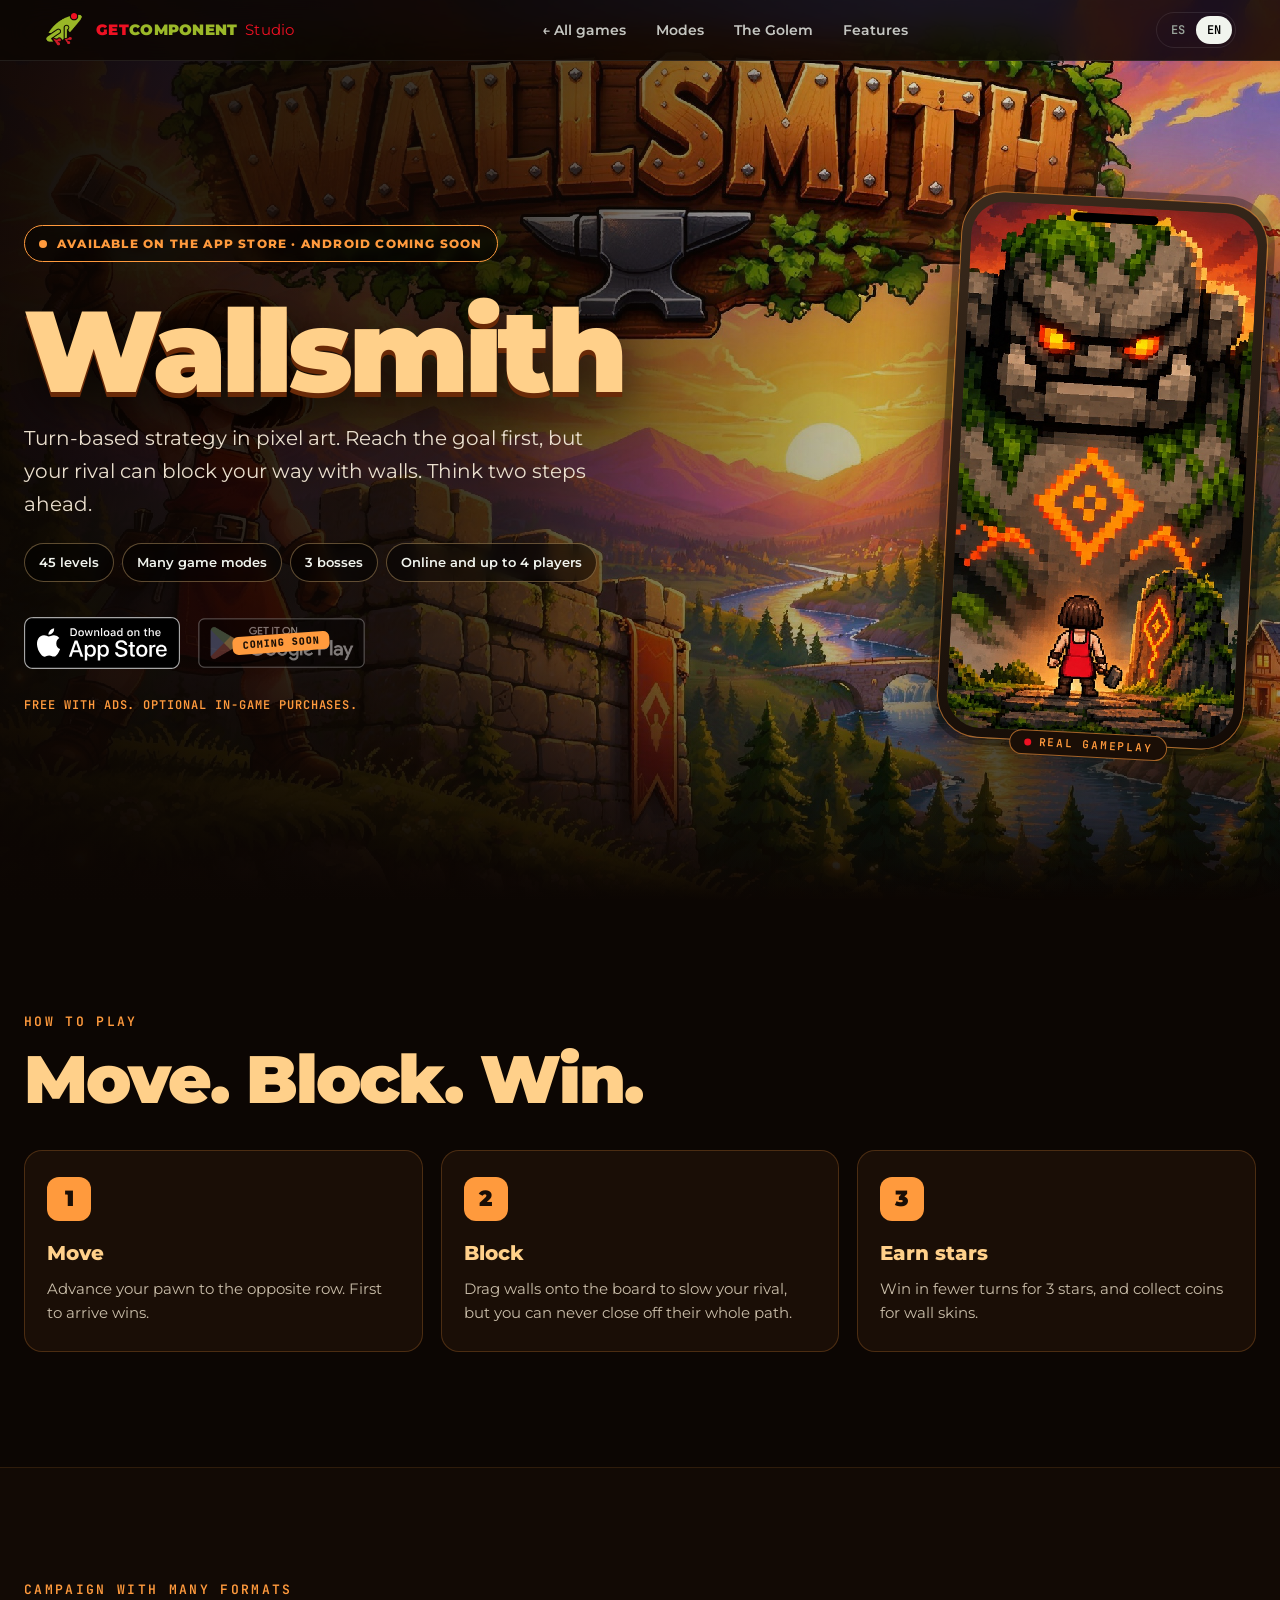
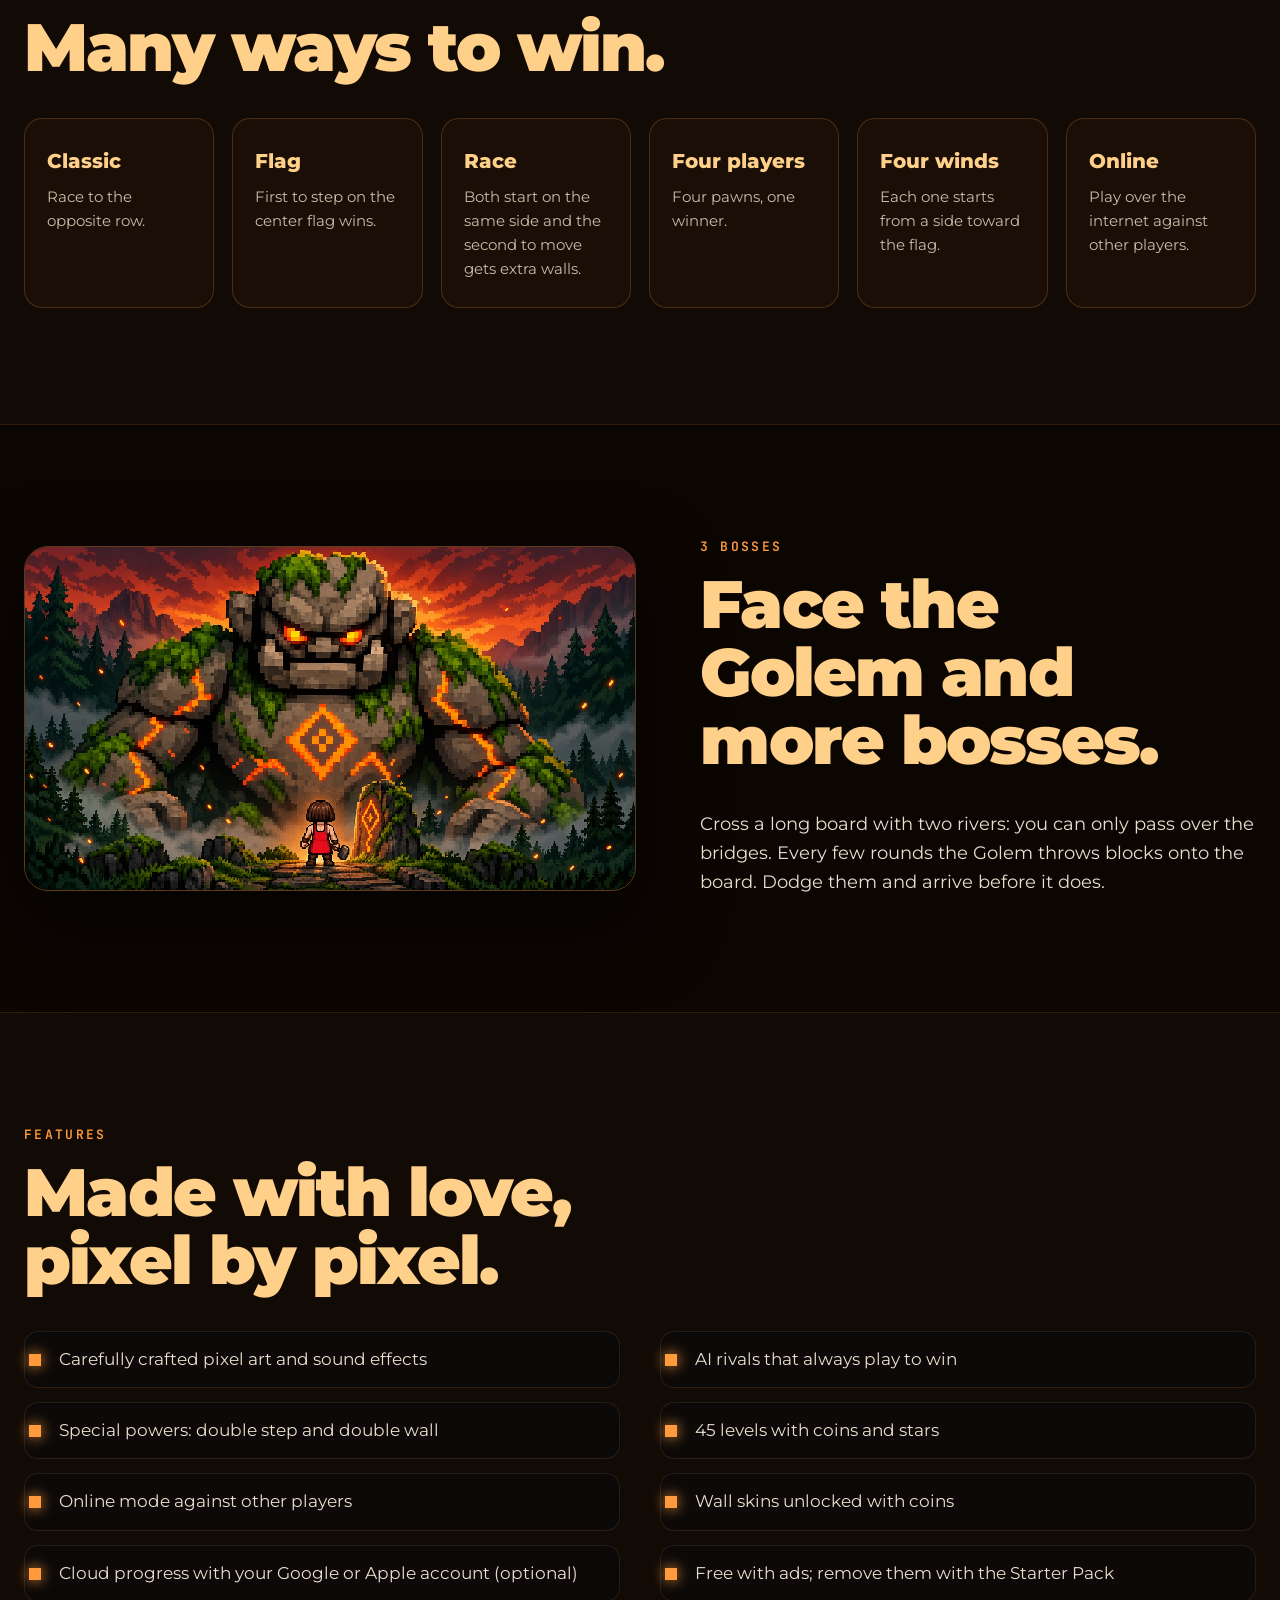
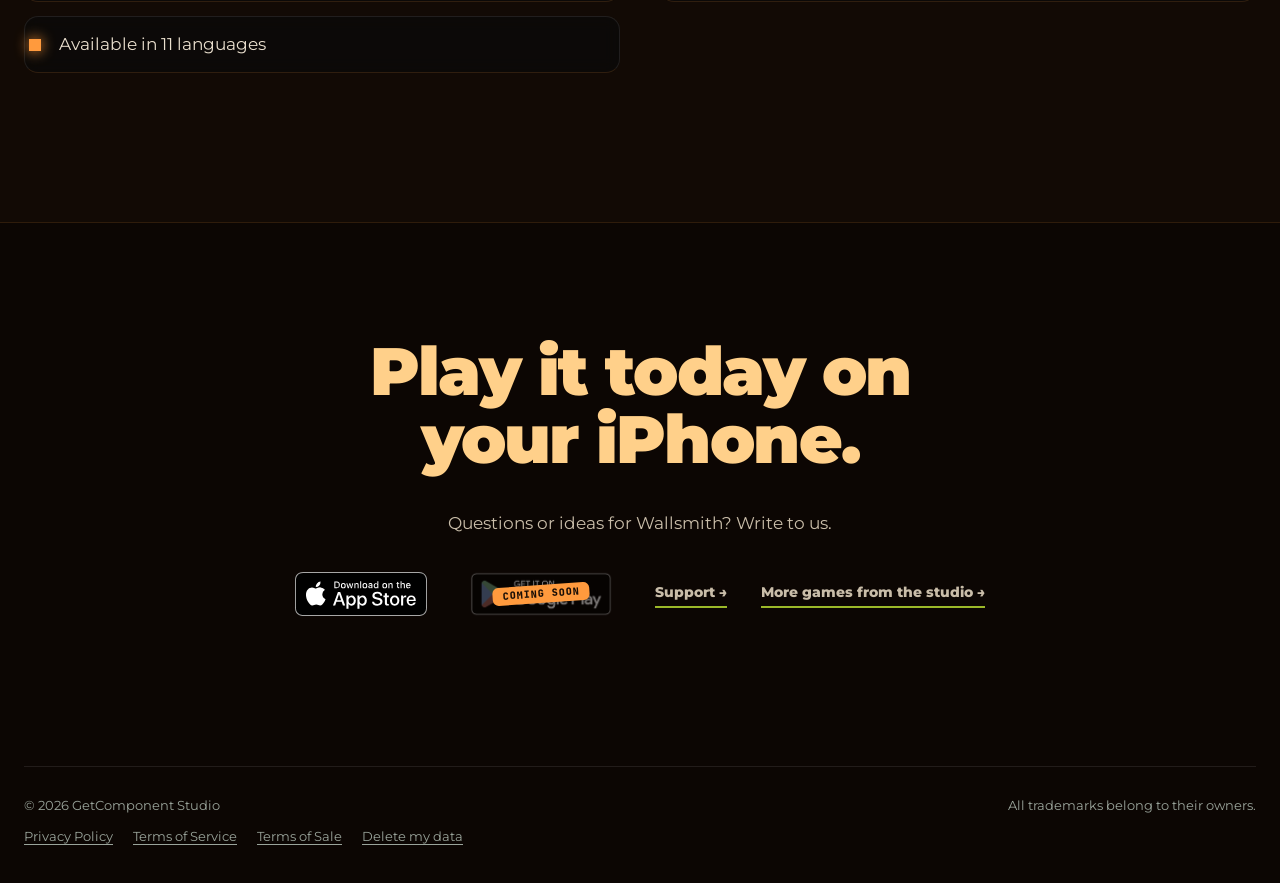
<file: wallsmith/index.html>
<!doctype html>
<html lang="es">
<head>
<meta charset="utf-8">
<meta name="viewport" content="width=device-width, initial-scale=1">
<title>Wallsmith — Estrategia por turnos en pixel art</title>
<meta name="description" content="Wallsmith: estrategia por turnos en pixel art. Llega primero a la meta y frena a tu rival con muros. 45 niveles, 3 jefes, modo online y hasta 4 jugadores. iOS y Android.">
<meta name="theme-color" content="#0c0603">
<meta property="og:title" content="Wallsmith — GetComponent Studio">
<meta property="og:description" content="Mueve, bloquea, gana. Estrategia por turnos en pixel art para iOS y Android.">
<meta property="og:image" content="../assets/apps/wallsmith-art2.jpg">
<link rel="icon" type="image/png" href="../assets/brand/frog.png">
<link rel="preconnect" href="https://fonts.googleapis.com">
<link rel="preconnect" href="https://fonts.gstatic.com" crossorigin>
<link href="https://fonts.googleapis.com/css2?family=Montserrat:wght@400;500;600;800;900&family=JetBrains+Mono:wght@400;600&display=swap" rel="stylesheet">
<link rel="stylesheet" href="../css/style.css?v=5">
<link rel="stylesheet" href="wallsmith.css?v=7">
</head>
<body class="ws">

<header class="nav scrolled" id="nav">
  <a class="nav__brand" href="../" aria-label="GetComponent Studio">
    <img src="../assets/brand/frog.png" alt="" width="40" height="34">
    <span><b>GET</b>COMPONENT <i>Studio</i></span>
  </a>
  <nav class="nav__links" id="navLinks">
    <a href="../#movil" data-i18n="nav.back">← Todos los juegos</a>
    <a href="#modos" data-i18n="nav.modes">Modos</a>
    <a href="#golem" data-i18n="nav.golem">El Golem</a>
    <a href="#caracteristicas" data-i18n="nav.feat">Características</a>
  </nav>
  <button class="lang" id="lang" aria-label="Cambiar idioma / Switch language"><span class="on">ES</span><span>EN</span></button>
</header>

<main>
<!-- HERO -->
<section class="wsh">
  <img class="wsh__art" src="../assets/apps/wallsmith-art2.jpg" alt="" fetchpriority="high">
  <div class="wsh__shade"></div>
  <div class="wrap wsh__in">
    <div class="wsh__copy">
      <p class="tag tag--wall"><span class="dot"></span><span data-i18n="tag">Disponible en App Store · Android próximamente</span></p>
      <h1>Wallsmith</h1>
      <p class="wsh__lead" data-i18n="lead">Estrategia por turnos en pixel art. Llega primero a la meta, pero tu rival puede cerrarte el paso con muros. Piensa dos pasos adelante.</p>
      <ul class="chips">
        <li data-i18n="c1">45 niveles</li>
        <li data-i18n="c2">Varios modos de juego</li>
        <li data-i18n="c3">3 jefes</li>
        <li data-i18n="c4">Online y hasta 4 jugadores</li>
      </ul>
      <div class="wsh__cta">
        <a class="badge badge--ios" href="https://apps.apple.com/do/app/wallsmith-juego-quoridor/id6826942004" target="_blank" rel="noopener" aria-label="Descargar Wallsmith en App Store"><img class="b-es" src="../assets/badges/appstore-es.svg" alt="Descárgalo en el App Store" height="44"><img class="b-en" src="../assets/badges/appstore-en.svg" alt="Download on the App Store" height="44"></a>
          <span class="badge badge--gp" aria-label="Google Play: próximamente"><img class="b-es" src="../assets/badges/googleplay-es.png" alt="Disponible en Google Play" height="62"><img class="b-en" src="../assets/badges/googleplay-en.png" alt="Get it on Google Play" height="62"><em data-i18n="gp.soon">Próximamente</em></span>
      </div>
      <p class="wsh__soon" data-i18n="soon">Gratis con anuncios. Compras opcionales dentro del juego.</p>
    </div>
    <div class="phone">
      <span class="phone__notch"></span>
      <video src="../assets/wallsmith/wallsmith_showcase.mp4" autoplay muted loop playsinline preload="auto" poster="../assets/apps/wallsmith-art.jpg"></video>
      <span class="phone__live"><i></i><span data-i18n="live">GAMEPLAY REAL</span></span>
    </div>
  </div>
</section>

<!-- CÓMO SE JUEGA -->
<section class="wsec" id="como">
  <div class="wrap">
    <p class="eyebrow" data-i18n="how.eyebrow">Cómo se juega</p>
    <h2 class="h2" data-i18n="how.title">Mueve. Bloquea. Gana.</h2>
    <div class="steps">
      <article><b>1</b><h3 data-i18n="s1t">Mueve</h3><p data-i18n="s1">Avanza tu peón hacia la fila contraria. El primero en llegar gana.</p></article>
      <article><b>2</b><h3 data-i18n="s2t">Bloquea</h3><p data-i18n="s2">Arrastra muros al tablero para frenar al rival, pero nunca puedes cerrarle todo el camino.</p></article>
      <article><b>3</b><h3 data-i18n="s3t">Gana estrellas</h3><p data-i18n="s3">Gana con menos turnos para conseguir las 3 estrellas y monedas para skins de muros.</p></article>
    </div>
  </div>
</section>

<!-- MODOS -->
<section class="wsec wsec--alt" id="modos">
  <div class="wrap">
    <p class="eyebrow" data-i18n="modes.eyebrow">Campaña con varios formatos</p>
    <h2 class="h2" data-i18n="modes.title">Muchas maneras de ganar.</h2>
    <div class="modes">
      <article><h3 data-i18n="m1t">Clásico</h3><p data-i18n="m1">Corre a la fila contraria.</p></article>
      <article><h3 data-i18n="m2t">Bandera</h3><p data-i18n="m2">El primero en pisar la bandera del centro gana.</p></article>
      <article><h3 data-i18n="m3t">Carrera</h3><p data-i18n="m3">Salen del mismo lado y el segundo en mover recibe muros extra.</p></article>
      <article><h3 data-i18n="m4t">Cuatro jugadores</h3><p data-i18n="m4">Cuatro peones, un solo ganador.</p></article>
      <article><h3 data-i18n="m5t">Cuatro vientos</h3><p data-i18n="m5">Cada uno sale de un lado hacia la bandera.</p></article>
      <article><h3 data-i18n="m6t">Online</h3><p data-i18n="m6">Juega por internet contra otros jugadores.</p></article>
    </div>
  </div>
</section>

<!-- GOLEM -->
<section class="wsec golem" id="golem">
  <div class="wrap golem__in">
    <img src="../assets/apps/wallsmith-art.jpg" alt="El Golem de Wallsmith" loading="lazy">
    <div>
      <p class="eyebrow" data-i18n="golem.eyebrow">3 jefes</p>
      <h2 class="h2" data-i18n="golem.title">Enfréntate al Golem y a más jefes.</h2>
      <p data-i18n="golem.p">Cruza un tablero largo con dos ríos: solo se pasa por los puentes. Cada pocas rondas el Golem lanza bloques sobre el tablero. Esquívalos y llega antes que él.</p>
    </div>
  </div>
</section>

<!-- CARACTERÍSTICAS -->
<section class="wsec wsec--alt" id="caracteristicas">
  <div class="wrap">
    <p class="eyebrow" data-i18n="feat.eyebrow">Características</p>
    <h2 class="h2" data-i18n="feat.title">Hecho con cariño, píxel a píxel.</h2>
    <ul class="feats">
      <li data-i18n="f1">Arte pixel art y efectos de sonido cuidados</li>
      <li data-i18n="f2">Rivales con IA que siempre buscan ganar</li>
      <li data-i18n="f3">Poderes especiales: paso doble y muro doble</li>
      <li data-i18n="f4">45 niveles con monedas y estrellas</li>
      <li data-i18n="f9">Modo online contra otros jugadores</li>
      <li data-i18n="f5">Skins de muros que se desbloquean con monedas</li>
      <li data-i18n="f6">Progreso en la nube con tu cuenta de Google o Apple (opcional)</li>
      <li data-i18n="f7">Gratis con anuncios; quítalos con el Pack Inicial</li>
      <li data-i18n="f8">Disponible en 11 idiomas</li>
    </ul>
  </div>
</section>

<!-- CTA -->
<section class="wsec cta">
  <div class="wrap">
    <h2 class="h2" data-i18n="cta.title">Juégalo hoy en tu iPhone.</h2>
    <p data-i18n="cta.p">¿Preguntas o ideas para Wallsmith? Escríbenos.</p>
    <p class="cta__links">
      <a class="badge badge--ios" href="https://apps.apple.com/do/app/wallsmith-juego-quoridor/id6826942004" target="_blank" rel="noopener" aria-label="Descargar Wallsmith en App Store"><img class="b-es" src="../assets/badges/appstore-es.svg" alt="Descárgalo en el App Store" height="44"><img class="b-en" src="../assets/badges/appstore-en.svg" alt="Download on the App Store" height="44"></a>
          <span class="badge badge--gp" aria-label="Google Play: próximamente"><img class="b-es" src="../assets/badges/googleplay-es.png" alt="Disponible en Google Play" height="62"><img class="b-en" src="../assets/badges/googleplay-en.png" alt="Get it on Google Play" height="62"><em data-i18n="gp.soon">Próximamente</em></span>
      <a class="store" href="https://williamedu.github.io/wallrush-legal/soporte.html" target="_blank" rel="noopener" data-i18n="support">Soporte →</a>
      <a class="store" href="../" data-i18n="cta.studio">Más juegos del estudio →</a>
    </p>
  </div>
</section>
</main>

<footer class="footer wrap">
  <span>© <span id="year">2026</span> GetComponent Studio</span>
  <span data-i18n="footer.rights">Todas las marcas pertenecen a sus dueños.</span>
  <nav class="footer__legal" aria-label="Legal">
    <a href="../privacidad.html" data-i18n="footer.privacy">Política de privacidad</a>
    <a href="../terminos.html" data-i18n="footer.terms">Términos del servicio</a>
    <a href="../terminos-venta.html" data-i18n="footer.sale">Términos de venta</a>
    <a href="../borrar-datos.html" data-i18n="footer.delete">Borrar mis datos</a>
  </nav>
</footer>

<script>
(() => {
  const $$ = (s) => [...document.querySelectorAll(s)];
  const en = {
    'nav.back': '← All games', 'nav.modes': 'Modes', 'nav.golem': 'The Golem', 'nav.feat': 'Features',
    'tag': 'Available on the App Store · Android coming soon', 'ios': 'Download on the App Store', 'gp': 'Android · coming soon',
    'lead': 'Turn-based strategy in pixel art. Reach the goal first, but your rival can block your way with walls. Think two steps ahead.',
    'c1': '45 levels', 'c2': 'Many game modes', 'c3': '3 bosses', 'c4': 'Online and up to 4 players', 'gp.soon': 'Coming soon',
    'soon': 'Free with ads. Optional in-game purchases.', 'live': 'REAL GAMEPLAY',
    'how.eyebrow': 'How to play', 'how.title': 'Move. Block. Win.',
    's1t': 'Move', 's1': 'Advance your pawn to the opposite row. First to arrive wins.',
    's2t': 'Block', 's2': "Drag walls onto the board to slow your rival, but you can never close off their whole path.",
    's3t': 'Earn stars', 's3': 'Win in fewer turns for 3 stars, and collect coins for wall skins.',
    'modes.eyebrow': 'Campaign with many formats', 'modes.title': 'Many ways to win.',
    'm1t': 'Classic', 'm1': 'Race to the opposite row.',
    'm2t': 'Flag', 'm2': 'First to step on the center flag wins.',
    'm3t': 'Race', 'm3': 'Both start on the same side and the second to move gets extra walls.',
    'm4t': 'Four players', 'm4': 'Four pawns, one winner.',
    'm6t': 'Online', 'm6': 'Play over the internet against other players.', 'm5t': 'Four winds', 'm5': 'Each one starts from a side toward the flag.',
    'golem.eyebrow': '3 bosses', 'golem.title': 'Face the Golem and more bosses.',
    'golem.p': 'Cross a long board with two rivers: you can only pass over the bridges. Every few rounds the Golem throws blocks onto the board. Dodge them and arrive before it does.',
    'feat.eyebrow': 'Features', 'feat.title': 'Made with love, pixel by pixel.',
    'f1': 'Carefully crafted pixel art and sound effects', 'f2': 'AI rivals that always play to win',
    'f3': 'Special powers: double step and double wall', 'f4': '45 levels with coins and stars', 'f9': 'Online mode against other players',
    'f5': 'Wall skins unlocked with coins', 'f6': 'Cloud progress with your Google or Apple account (optional)',
    'f7': 'Free with ads; remove them with the Starter Pack', 'f8': 'Available in 11 languages',
    'cta.title': 'Play it today on your iPhone.', 'cta.p': 'Questions or ideas for Wallsmith? Write to us.',
    'support': 'Support →', 'cta.studio': 'More games from the studio →',
    'footer.rights': 'All trademarks belong to their owners.',
    'footer.privacy': 'Privacy Policy', 'footer.terms': 'Terms of Service', 'footer.sale': 'Terms of Sale', 'footer.delete': 'Delete my data',
  };
  const nodes = $$('[data-i18n]');
  const es = Object.fromEntries(nodes.map(n => [n.dataset.i18n, n.textContent]));
  const setLang = (l) => {
    const d = l === 'en' ? en : es;
    nodes.forEach(n => { if (d[n.dataset.i18n]) n.textContent = d[n.dataset.i18n]; });
    document.documentElement.lang = l;
    $$('#lang span').forEach(s => s.classList.toggle('on', s.textContent.toLowerCase() === l));
    try { localStorage.setItem('lang', l); } catch {}
  };
  let lang = 'es';
  try { lang = localStorage.getItem('lang') || (navigator.language.startsWith('es') ? 'es' : 'en'); } catch {}
  if (lang !== 'es') setLang(lang);
  document.getElementById('lang').addEventListener('click', () => { lang = lang === 'es' ? 'en' : 'es'; setLang(lang); });
  document.getElementById('year').textContent = new Date().getFullYear();
  if ('IntersectionObserver' in window && !matchMedia('(prefers-reduced-motion: reduce)').matches) {
    const io = new IntersectionObserver(es => es.forEach(e => { if (e.isIntersecting) { e.target.classList.add('in'); io.unobserve(e.target); } }), { threshold: .15 });
    $$('.steps article, .modes article, .feats li, .golem__in').forEach(el => { el.classList.add('rv'); io.observe(el); });
  }
})();
</script>
<script src="https://getcomponentstudio.com/t.js" defer></script>
</body>
</html>
</file>
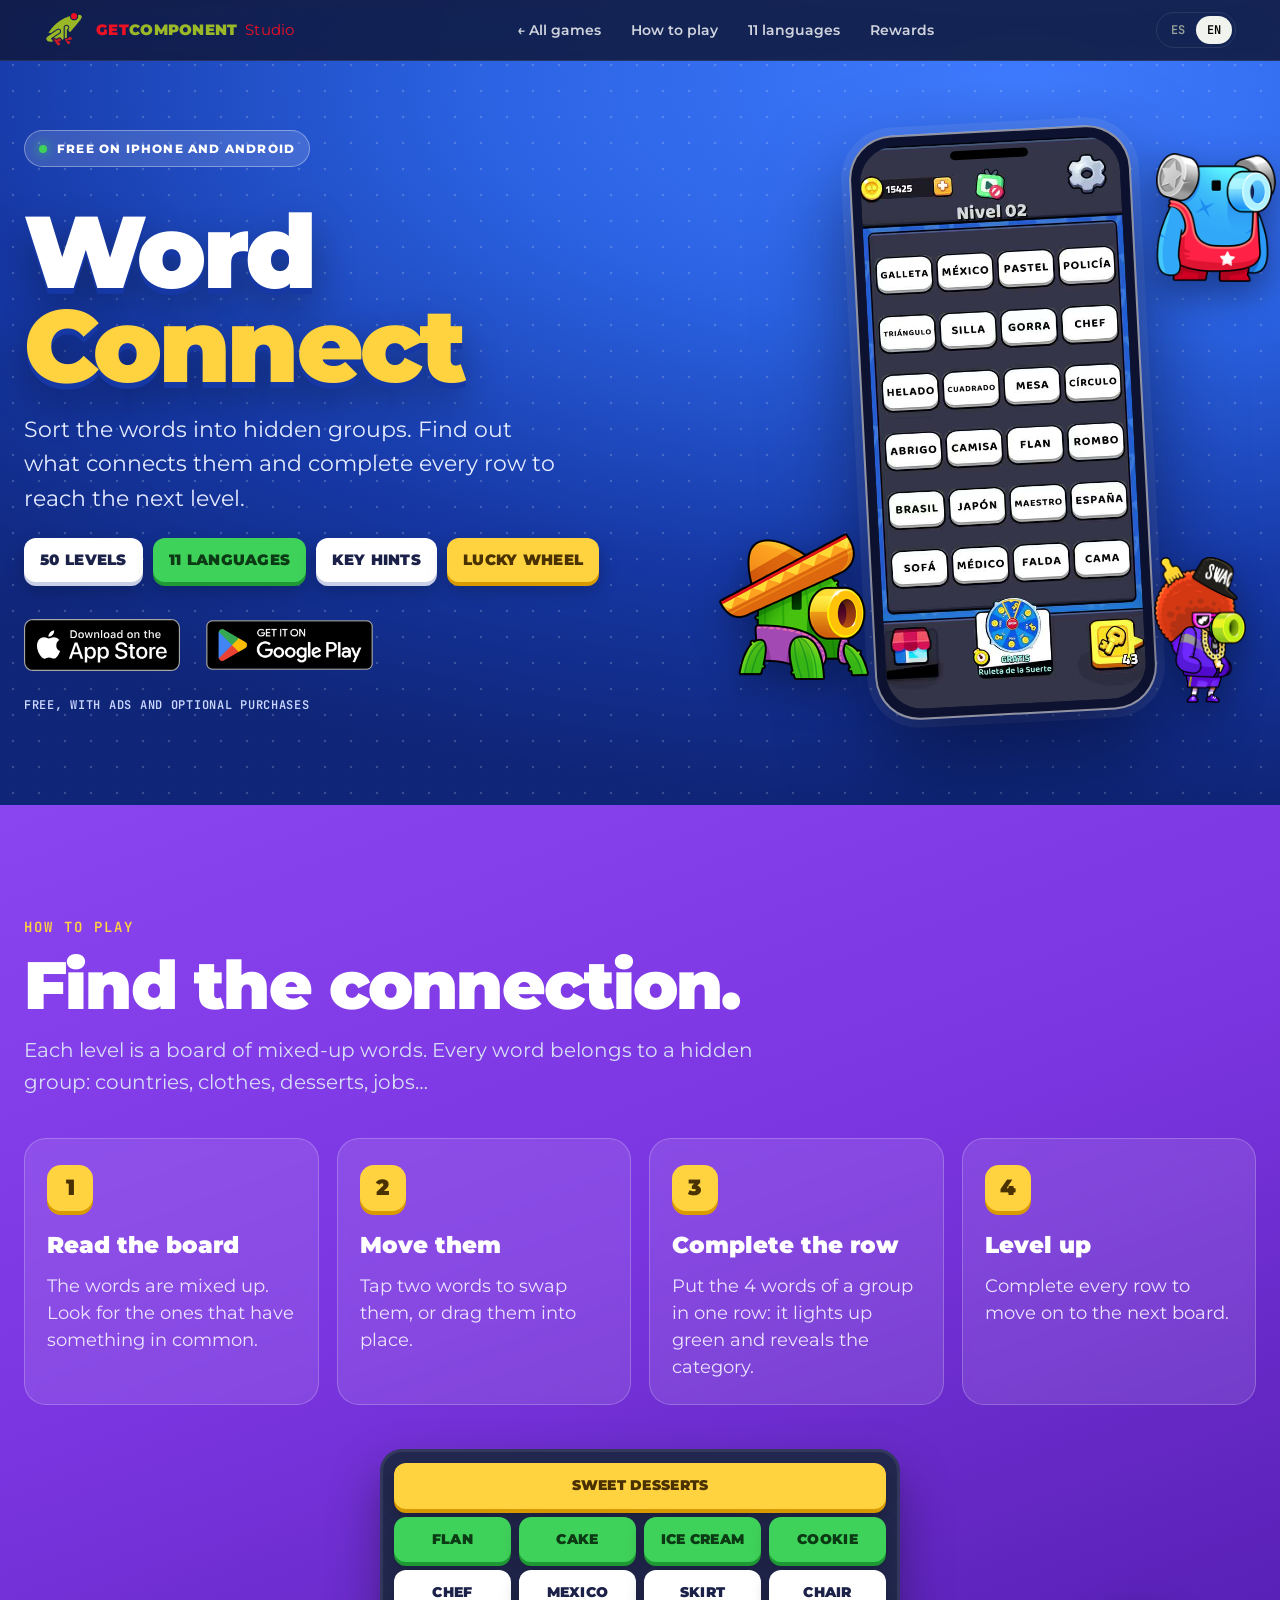
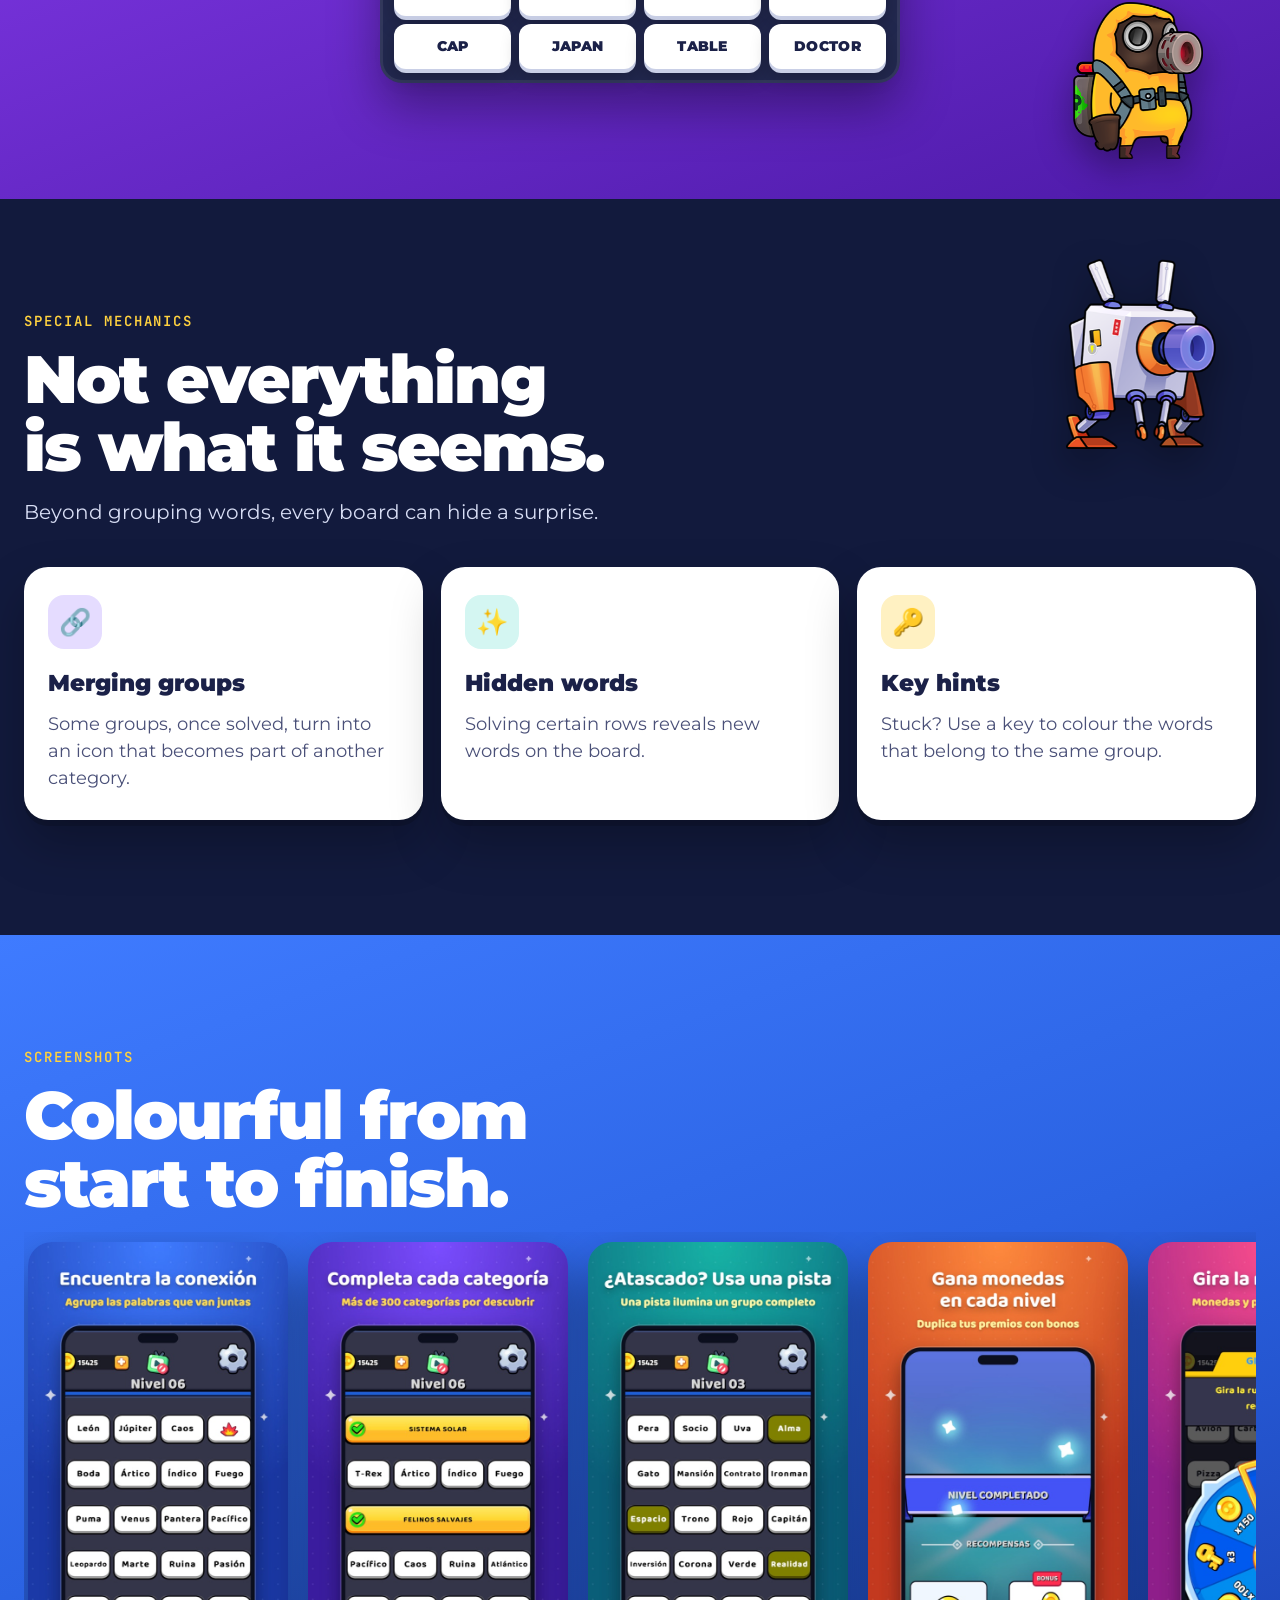
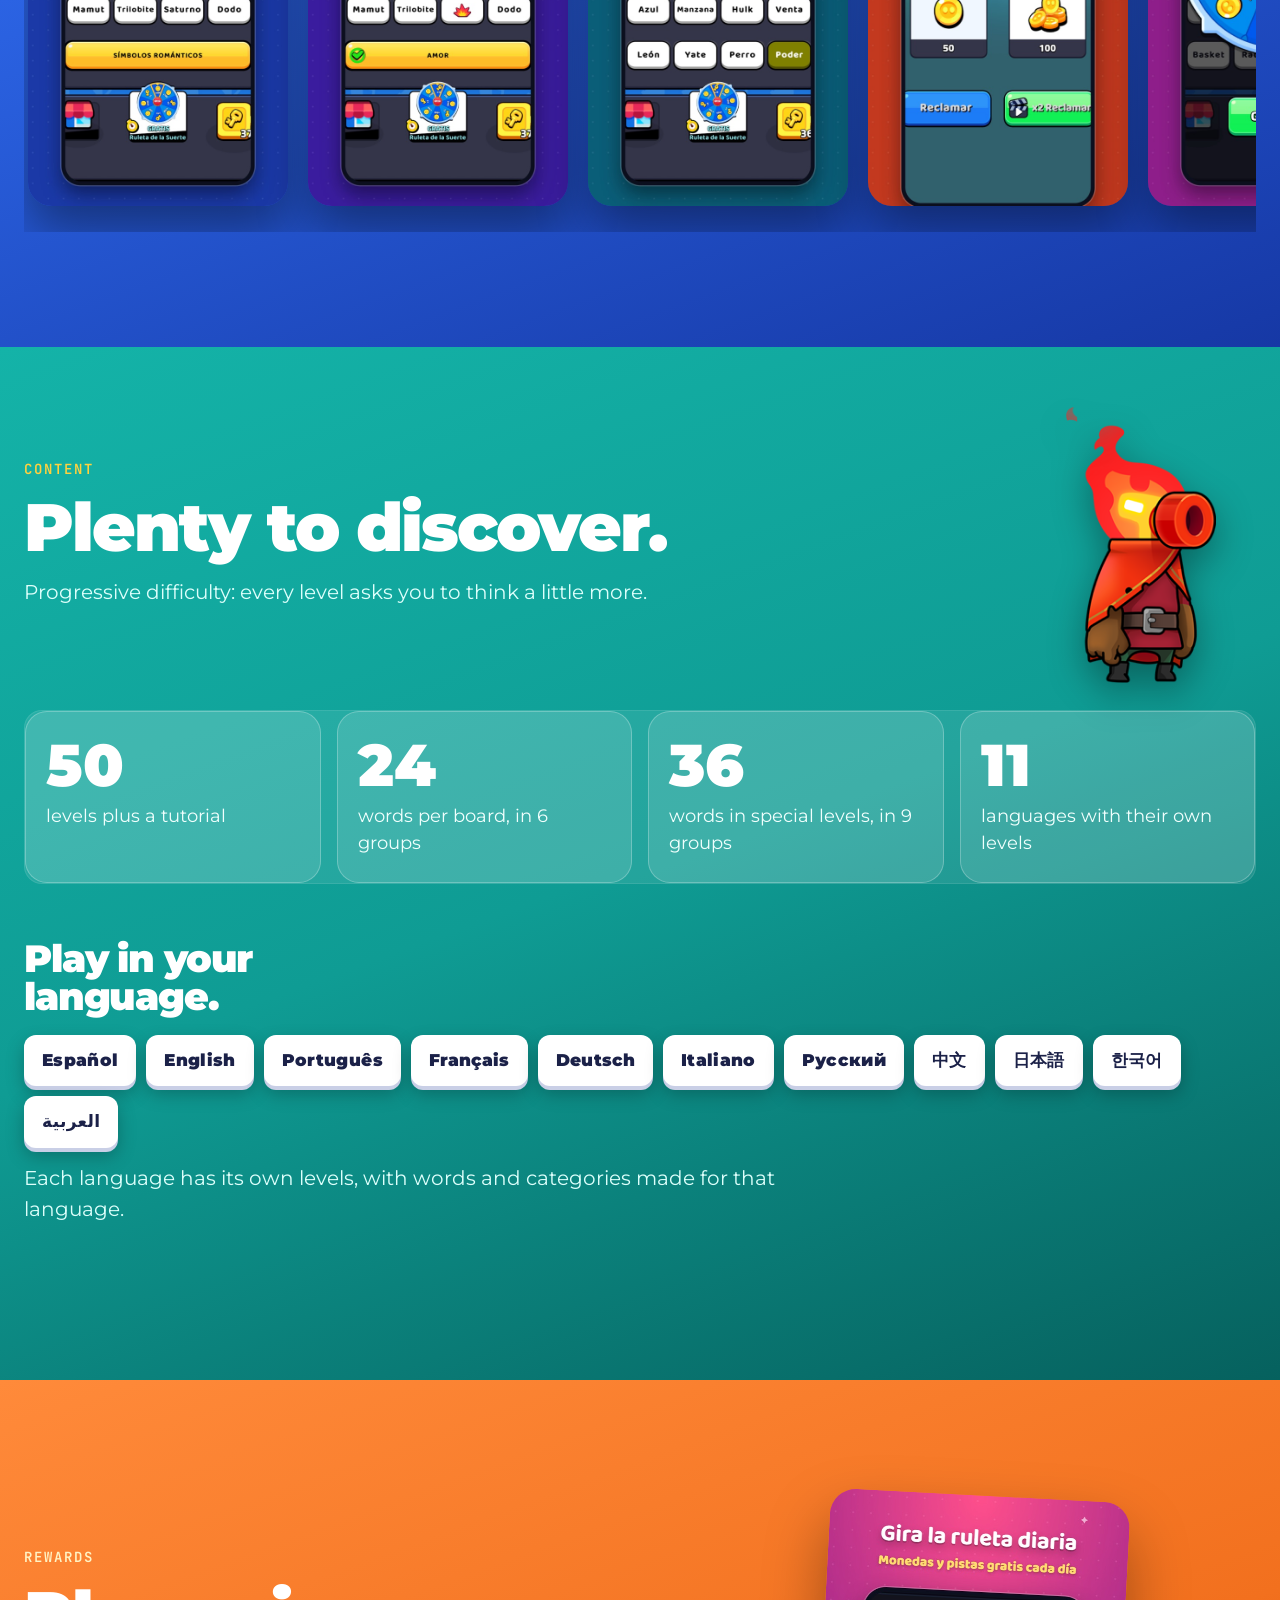
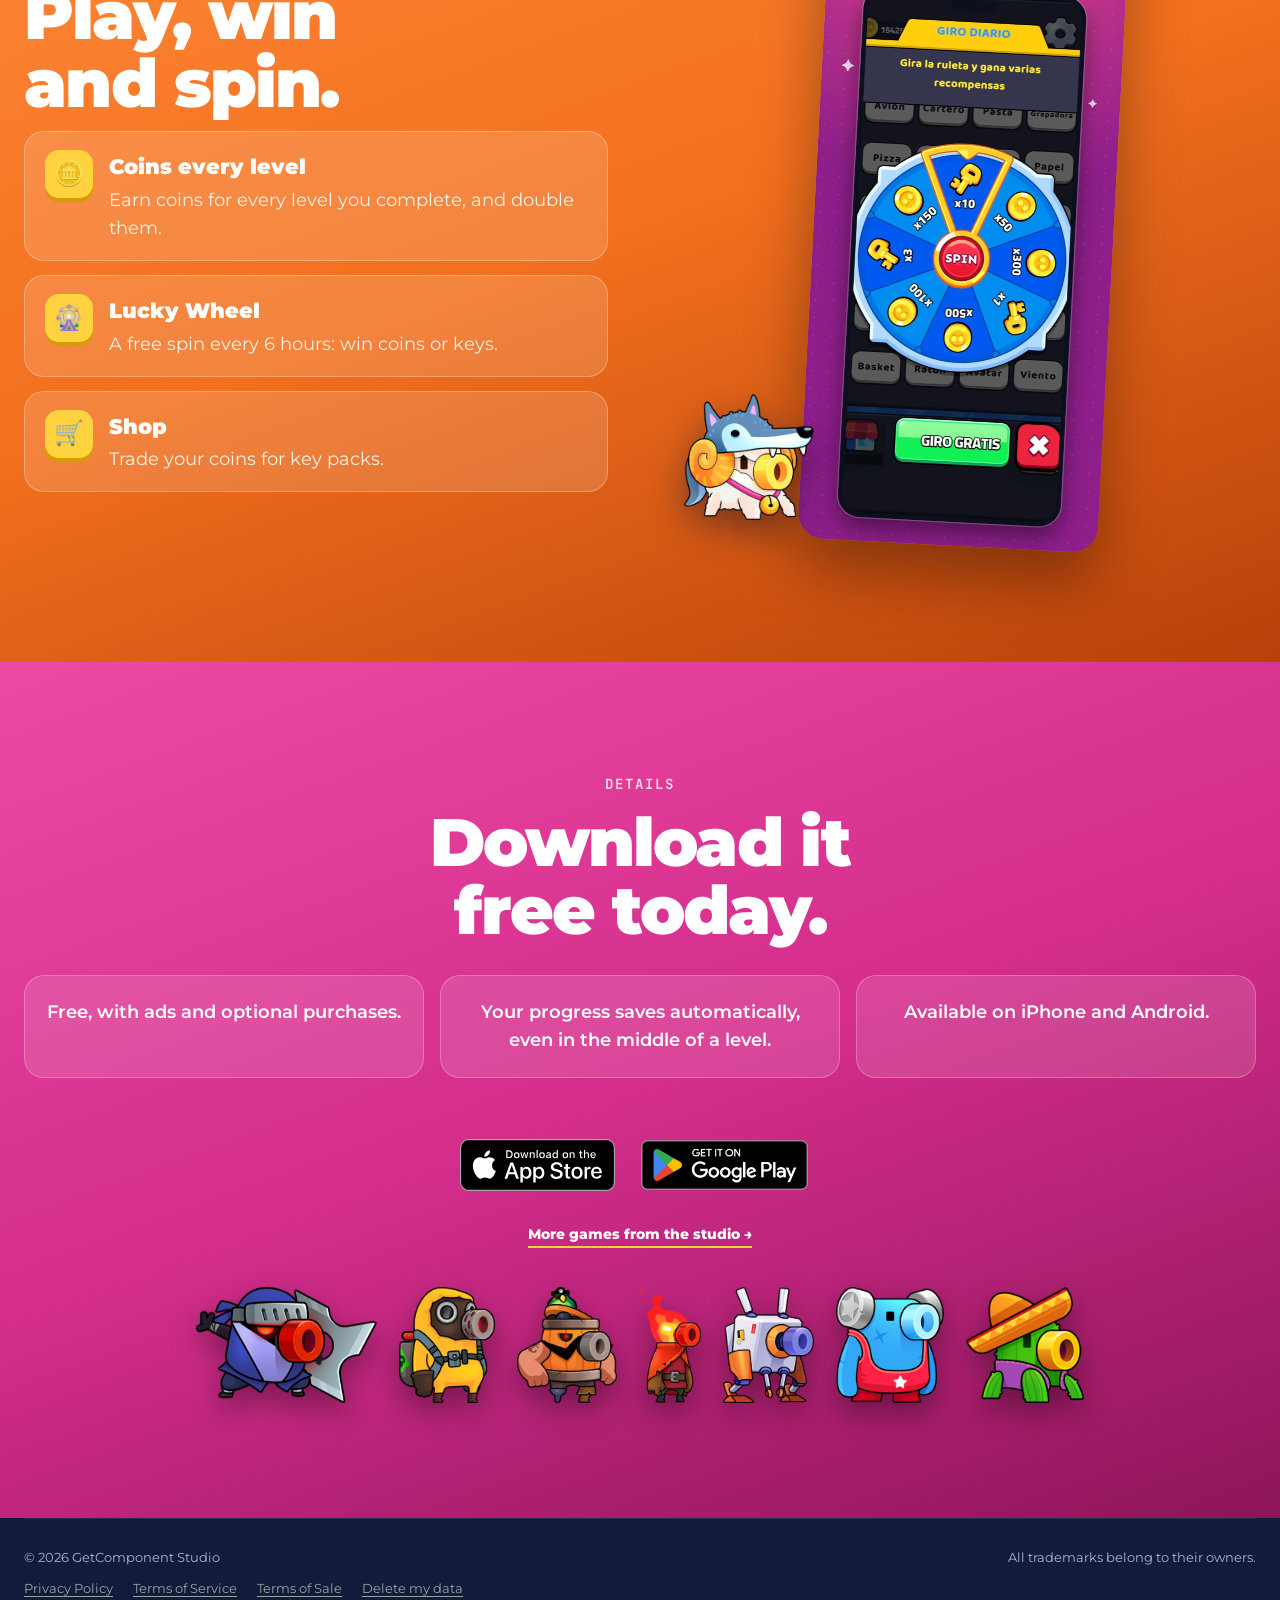
<file: wordconnect/index.html>
<!doctype html>
<html lang="es">
<head>
<meta charset="utf-8">
<meta name="viewport" content="width=device-width, initial-scale=1">
<title>Word Connect — Puzzle de palabras en 11 idiomas</title>
<meta name="description" content="Word Connect: ordena las palabras en grupos ocultos, descubre qué las une y completa cada fila. 50 niveles en 11 idiomas. Gratis en iPhone y Android.">
<meta name="theme-color" content="#2b63e3">
<meta property="og:title" content="Word Connect — GetComponent Studio">
<meta property="og:description" content="Ordena las palabras en grupos ocultos. 50 niveles en 11 idiomas, gratis en iPhone y Android.">
<meta property="og:image" content="https://getcomponentstudio.com/assets/wordconnect/shot-1.jpg">
<link rel="icon" type="image/png" href="../assets/brand/frog.png">
<link rel="preconnect" href="https://fonts.googleapis.com">
<link rel="preconnect" href="https://fonts.gstatic.com" crossorigin>
<link href="https://fonts.googleapis.com/css2?family=Montserrat:wght@400;500;600;800;900&family=JetBrains+Mono:wght@400;600&display=swap" rel="stylesheet">
<link rel="stylesheet" href="../css/style.css?v=11">
<link rel="stylesheet" href="wordconnect.css?v=5">
</head>
<body class="wc">

<header class="nav scrolled" id="nav">
  <a class="nav__brand" href="../" aria-label="GetComponent Studio">
    <img src="../assets/brand/frog.png" alt="" width="40" height="34">
    <span><b>GET</b>COMPONENT <i>Studio</i></span>
  </a>
  <nav class="nav__links" id="navLinks">
    <a href="../#movil" data-i18n="nav.back">← Todos los juegos</a>
    <a href="#como" data-i18n="nav.how">Cómo se juega</a>
    <a href="#idiomas" data-i18n="nav.langs">11 idiomas</a>
    <a href="#recompensas" data-i18n="nav.rew">Recompensas</a>
  </nav>
  <button class="lang" id="lang" aria-label="Cambiar idioma / Switch language"><span class="on">ES</span><span>EN</span></button>
</header>

<main>
<!-- HERO -->
<section class="wch">
  <div class="wrap wch__in">
    <div>
      <p class="tag tag--wc"><span class="dot"></span><span data-i18n="tag">Gratis en iPhone y Android</span></p>
      <h1>Word <span>Connect</span></h1>
      <p class="wch__lead" data-i18n="lead">Ordena las palabras en grupos ocultos. Descubre qué las une y completa cada fila antes de pasar al siguiente nivel.</p>
      <div class="wch__tiles">
        <span class="tile" data-i18n="c1">50 niveles</span>
        <span class="tile tile--green" data-i18n="c2">11 idiomas</span>
        <span class="tile" data-i18n="c3">Pistas con llaves</span>
        <span class="tile tile--yellow" data-i18n="c4">Ruleta de la Suerte</span>
      </div>
      <div class="wch__cta">
        <a class="badge badge--ios" href="https://apps.apple.com/us/app/word-connect-guess-categories/id6759536019" target="_blank" rel="noopener" aria-label="Descargar Word Connect en App Store"><img class="b-es" src="../assets/badges/appstore-es.svg" alt="Descárgalo en el App Store" height="52"><img class="b-en" src="../assets/badges/appstore-en.svg" alt="Download on the App Store" height="52"></a>
        <a class="badge badge--gp" href="https://play.google.com/store/apps/details?id=com.DefaultCompany.Word_Combiner" target="_blank" rel="noopener" aria-label="Descargar Word Connect en Google Play"><img class="b-es" src="../assets/badges/googleplay-es.png" alt="Disponible en Google Play" height="74"><img class="b-en" src="../assets/badges/googleplay-en.png" alt="Get it on Google Play" height="74"></a>
      </div>
      <p class="wch__note" data-i18n="note">Gratis, con anuncios y compras opcionales</p>
    </div>
    <div class="wch__stage">
      <img class="chr chr--a" src="../assets/wordconnect/char-1.png" alt="">
      <img class="chr chr--b" src="../assets/wordconnect/char-3.png" alt="">
      <img class="chr chr--c" src="../assets/wordconnect/char-7.png" alt="">
      <div class="wphone">
        <span class="wphone__notch"></span>
        <video src="../assets/apps/word-demo-60.mp4" poster="../assets/apps/word-demo-60-poster.jpg" autoplay muted loop playsinline preload="auto" aria-label="Word Connect en juego"></video>
      </div>
    </div>
  </div>
</section>

<!-- CÓMO SE JUEGA -->
<section class="wcs wcs--purple" id="como">
  <img class="sec-chr sec-chr--br" src="../assets/wordconnect/char-4.png" alt="">
  <div class="wrap">
    <p class="eyebrow" data-i18n="how.eyebrow">¿Cómo se juega?</p>
    <h2 class="h2" data-i18n="how.title">Encuentra la conexión.</h2>
    <p class="wcs__lead" data-i18n="how.lead">Cada nivel es un tablero de palabras mezcladas. Cada palabra pertenece a un grupo oculto: países, ropa, postres, profesiones…</p>
    <div class="how">
      <article><b>1</b><h3 data-i18n="h1t">Mira el tablero</h3><p data-i18n="h1">Las palabras están mezcladas. Busca cuáles tienen algo en común.</p></article>
      <article><b>2</b><h3 data-i18n="h2t">Muévelas</h3><p data-i18n="h2">Toca dos palabras para intercambiarlas, o arrástralas a su lugar.</p></article>
      <article><b>3</b><h3 data-i18n="h3t">Completa la fila</h3><p data-i18n="h3">Junta las 4 palabras de un grupo en una fila: se ilumina en verde y revela la categoría.</p></article>
      <article><b>4</b><h3 data-i18n="h4t">Pasa de nivel</h3><p data-i18n="h4">Completa todas las filas para avanzar al siguiente tablero.</p></article>
    </div>
    <div class="board" aria-hidden="true">
      <span class="tile tile--yellow board__row" data-i18n="b.cat">Postres dulces</span>
      <span class="tile tile--green" data-i18n="b1">Flan</span><span class="tile tile--green" data-i18n="b2">Pastel</span><span class="tile tile--green" data-i18n="b3">Helado</span><span class="tile tile--green" data-i18n="b4">Galleta</span>
      <span class="tile" data-i18n="b5">Chef</span><span class="tile" data-i18n="b6">México</span><span class="tile" data-i18n="b7">Falda</span><span class="tile" data-i18n="b8">Silla</span>
      <span class="tile" data-i18n="b9">Gorra</span><span class="tile" data-i18n="b10">Japón</span><span class="tile" data-i18n="b11">Mesa</span><span class="tile" data-i18n="b12">Médico</span>
    </div>
  </div>
</section>

<!-- MECÁNICAS -->
<section class="wcs wcs--navy" id="mecanicas">
  <img class="sec-chr sec-chr--tr" src="../assets/wordconnect/char-8.png" alt="">
  <div class="wrap">
    <p class="eyebrow" data-i18n="mech.eyebrow">Mecánicas especiales</p>
    <h2 class="h2" data-i18n="mech.title">No todo es lo que parece.</h2>
    <p class="wcs__lead" data-i18n="mech.lead">Más allá de agrupar palabras, cada tablero puede esconder una sorpresa.</p>
    <div class="mech">
      <article><i>🔗</i><h3 data-i18n="m1t">Grupos que se fusionan</h3><p data-i18n="m1">Algunos grupos, al resolverse, se convierten en un icono que pasa a formar parte de otra categoría.</p></article>
      <article><i>✨</i><h3 data-i18n="m2t">Palabras ocultas</h3><p data-i18n="m2">Al resolver ciertas filas aparecen palabras nuevas en el tablero.</p></article>
      <article><i>🔑</i><h3 data-i18n="m3t">Pistas con llaves</h3><p data-i18n="m3">¿Atascado? Usa una llave para colorear las palabras de un mismo grupo.</p></article>
    </div>
  </div>
</section>

<!-- CAPTURAS -->
<section class="wcs wcs--blue" id="capturas">
  <div class="wrap">
    <p class="eyebrow" data-i18n="shots.eyebrow">Capturas</p>
    <h2 class="h2" data-i18n="shots.title">Colorido de principio a fin.</h2>
    <div class="shots">
      <img src="../assets/wordconnect/shot-1.jpg" alt="Encuentra la conexión" loading="lazy">
      <img src="../assets/wordconnect/shot-2.jpg" alt="Completa cada categoría" loading="lazy">
      <img src="../assets/wordconnect/shot-3.jpg" alt="Usa una pista" loading="lazy">
      <img src="../assets/wordconnect/shot-4.jpg" alt="Gana monedas en cada nivel" loading="lazy">
      <img src="../assets/wordconnect/shot-5.jpg" alt="Gira la ruleta" loading="lazy">
    </div>
  </div>
</section>

<!-- CONTENIDO + IDIOMAS -->
<section class="wcs wcs--teal" id="idiomas">
  <img class="sec-chr sec-chr--tr" src="../assets/wordconnect/char-6.png" alt="">
  <div class="wrap">
    <p class="eyebrow" data-i18n="cont.eyebrow">Contenido</p>
    <h2 class="h2" data-i18n="cont.title">Mucho por descubrir.</h2>
    <p class="wcs__lead" data-i18n="cont.lead">Dificultad progresiva: cada nivel te pide pensar un poco más.</p>
    <div class="stats">
      <div><b>50</b><span data-i18n="st1">niveles más un tutorial</span></div>
      <div><b>24</b><span data-i18n="st2">palabras por tablero, en 6 grupos</span></div>
      <div><b>36</b><span data-i18n="st3">palabras en niveles especiales, en 9 grupos</span></div>
      <div><b>11</b><span data-i18n="st4">idiomas con niveles propios</span></div>
    </div>
    <h3 class="h2" style="font-size:clamp(26px,3vw,38px)" data-i18n="langs.title">Juega en tu idioma.</h3>
    <div class="langs">
      <span class="tile">Español</span><span class="tile">English</span><span class="tile">Português</span><span class="tile">Français</span><span class="tile">Deutsch</span><span class="tile">Italiano</span><span class="tile">Русский</span><span class="tile">中文</span><span class="tile">日本語</span><span class="tile">한국어</span><span class="tile">العربية</span>
    </div>
    <p class="wcs__lead" data-i18n="langs.p">Cada idioma tiene sus propios niveles, con palabras y categorías pensadas para ese idioma.</p>
  </div>
</section>

<!-- RECOMPENSAS -->
<section class="wcs wcs--orange" id="recompensas">
  <div class="wrap rew">
    <div>
      <p class="eyebrow" style="color:#fff3c4" data-i18n="rew.eyebrow">Recompensas</p>
      <h2 class="h2" data-i18n="rew.title">Juega, gana y gira.</h2>
      <div class="rew__list">
        <div><i>🪙</i><div><h3 data-i18n="r1t">Monedas en cada nivel</h3><p data-i18n="r1">Gana monedas al completar cada nivel, y puedes duplicarlas.</p></div></div>
        <div><i>🎡</i><div><h3 data-i18n="r2t">Ruleta de la Suerte</h3><p data-i18n="r2">Un giro gratis cada 6 horas: gana monedas o llaves.</p></div></div>
        <div><i>🛒</i><div><h3 data-i18n="r3t">Tienda</h3><p data-i18n="r3">Cambia tus monedas por paquetes de llaves.</p></div></div>
      </div>
    </div>
    <div class="rew__img">
      <img src="../assets/wordconnect/shot-5.jpg" alt="Ruleta de la Suerte" loading="lazy">
      <img class="chr" src="../assets/wordconnect/char-wolf.png" alt="">
    </div>
  </div>
</section>

<!-- DETALLES + CTA -->
<section class="wcs wcs--pink wcta">
  <div class="wrap">
    <p class="eyebrow" style="color:#ffe0f1" data-i18n="det.eyebrow">Detalles</p>
    <h2 class="h2" data-i18n="cta.title">Descárgalo gratis hoy.</h2>
    <div class="details">
      <div data-i18n="d1">Gratis, con anuncios y compras opcionales.</div>
      <div data-i18n="d2">Tu progreso se guarda solo, incluso a mitad de un nivel.</div>
      <div data-i18n="d3">Disponible en iPhone y Android.</div>
    </div>
    <div class="wcta__links">
      <a class="badge badge--ios" href="https://apps.apple.com/us/app/word-connect-guess-categories/id6759536019" target="_blank" rel="noopener" aria-label="Descargar Word Connect en App Store"><img class="b-es" src="../assets/badges/appstore-es.svg" alt="Descárgalo en el App Store" height="52"><img class="b-en" src="../assets/badges/appstore-en.svg" alt="Download on the App Store" height="52"></a>
      <a class="badge badge--gp" href="https://play.google.com/store/apps/details?id=com.DefaultCompany.Word_Combiner" target="_blank" rel="noopener" aria-label="Descargar Word Connect en Google Play"><img class="b-es" src="../assets/badges/googleplay-es.png" alt="Disponible en Google Play" height="74"><img class="b-en" src="../assets/badges/googleplay-en.png" alt="Get it on Google Play" height="74"></a>
    </div>
    <a class="store" href="../" data-i18n="cta.studio">Más juegos del estudio →</a>
    <div class="parade" aria-hidden="true">
      <img src="../assets/wordconnect/char-2.png" alt=""><img src="../assets/wordconnect/char-4.png" alt=""><img src="../assets/wordconnect/char-5.png" alt=""><img src="../assets/wordconnect/char-6.png" alt=""><img src="../assets/wordconnect/char-8.png" alt=""><img src="../assets/wordconnect/char-3.png" alt=""><img src="../assets/wordconnect/char-1.png" alt="">
    </div>
  </div>
</section>
</main>

<footer class="footer wrap">
  <span>© <span id="year">2026</span> GetComponent Studio</span>
  <span data-i18n="footer.rights">Todas las marcas pertenecen a sus dueños.</span>
  <nav class="footer__legal" aria-label="Legal">
    <a href="../privacidad.html" data-i18n="footer.privacy">Política de privacidad</a>
    <a href="../terminos.html" data-i18n="footer.terms">Términos del servicio</a>
    <a href="../terminos-venta.html" data-i18n="footer.sale">Términos de venta</a>
    <a href="../borrar-datos.html" data-i18n="footer.delete">Borrar mis datos</a>
  </nav>
</footer>

<script>
(() => {
  const $$ = (s) => [...document.querySelectorAll(s)];
  const en = {
    'nav.back': '← All games', 'nav.how': 'How to play', 'nav.langs': '11 languages', 'nav.rew': 'Rewards',
    'tag': 'Free on iPhone and Android',
    'lead': 'Sort the words into hidden groups. Find out what connects them and complete every row to reach the next level.',
    'c1': '50 levels', 'c2': '11 languages', 'c3': 'Key hints', 'c4': 'Lucky Wheel',
    'note': 'Free, with ads and optional purchases',
    'how.eyebrow': 'How to play', 'how.title': 'Find the connection.',
    'how.lead': 'Each level is a board of mixed-up words. Every word belongs to a hidden group: countries, clothes, desserts, jobs…',
    'h1t': 'Read the board', 'h1': 'The words are mixed up. Look for the ones that have something in common.',
    'h2t': 'Move them', 'h2': 'Tap two words to swap them, or drag them into place.',
    'h3t': 'Complete the row', 'h3': 'Put the 4 words of a group in one row: it lights up green and reveals the category.',
    'h4t': 'Level up', 'h4': 'Complete every row to move on to the next board.',
    'b.cat': 'Sweet desserts', 'b1': 'Flan', 'b2': 'Cake', 'b3': 'Ice cream', 'b4': 'Cookie',
    'b5': 'Chef', 'b6': 'Mexico', 'b7': 'Skirt', 'b8': 'Chair', 'b9': 'Cap', 'b10': 'Japan', 'b11': 'Table', 'b12': 'Doctor',
    'mech.eyebrow': 'Special mechanics', 'mech.title': 'Not everything is what it seems.',
    'mech.lead': 'Beyond grouping words, every board can hide a surprise.',
    'm1t': 'Merging groups', 'm1': 'Some groups, once solved, turn into an icon that becomes part of another category.',
    'm2t': 'Hidden words', 'm2': 'Solving certain rows reveals new words on the board.',
    'm3t': 'Key hints', 'm3': 'Stuck? Use a key to colour the words that belong to the same group.',
    'shots.eyebrow': 'Screenshots', 'shots.title': 'Colourful from start to finish.',
    'cont.eyebrow': 'Content', 'cont.title': 'Plenty to discover.', 'cont.lead': 'Progressive difficulty: every level asks you to think a little more.',
    'st1': 'levels plus a tutorial', 'st2': 'words per board, in 6 groups', 'st3': 'words in special levels, in 9 groups', 'st4': 'languages with their own levels',
    'langs.title': 'Play in your language.', 'langs.p': 'Each language has its own levels, with words and categories made for that language.',
    'rew.eyebrow': 'Rewards', 'rew.title': 'Play, win and spin.',
    'r1t': 'Coins every level', 'r1': 'Earn coins for every level you complete, and double them.',
    'r2t': 'Lucky Wheel', 'r2': 'A free spin every 6 hours: win coins or keys.',
    'r3t': 'Shop', 'r3': 'Trade your coins for key packs.',
    'det.eyebrow': 'Details', 'cta.title': 'Download it free today.',
    'd1': 'Free, with ads and optional purchases.', 'd2': 'Your progress saves automatically, even in the middle of a level.', 'd3': 'Available on iPhone and Android.',
    'cta.studio': 'More games from the studio →',
    'footer.rights': 'All trademarks belong to their owners.',
    'footer.privacy': 'Privacy Policy', 'footer.terms': 'Terms of Service', 'footer.sale': 'Terms of Sale', 'footer.delete': 'Delete my data',
  };
  const nodes = $$('[data-i18n]');
  const es = Object.fromEntries(nodes.map(n => [n.dataset.i18n, n.textContent]));
  const setLang = (l) => {
    const d = l === 'en' ? en : es;
    nodes.forEach(n => { if (d[n.dataset.i18n]) n.textContent = d[n.dataset.i18n]; });
    document.documentElement.lang = l;
    $$('#lang span').forEach(s => s.classList.toggle('on', s.textContent.toLowerCase() === l));
    try { localStorage.setItem('lang', l); } catch {}
  };
  let lang = 'es';
  try { lang = localStorage.getItem('lang') || (navigator.language.startsWith('es') ? 'es' : 'en'); } catch {}
  if (lang !== 'es') setLang(lang);
  document.getElementById('lang').addEventListener('click', () => { lang = lang === 'es' ? 'en' : 'es'; setLang(lang); });
  document.getElementById('year').textContent = new Date().getFullYear();
  if ('IntersectionObserver' in window && !matchMedia('(prefers-reduced-motion: reduce)').matches) {
    const io = new IntersectionObserver(es => es.forEach(e => { if (e.isIntersecting) { e.target.classList.add('in'); io.unobserve(e.target); } }), { threshold: .15 });
    $$('.how article, .mech article, .stats div, .rew__list > div, .details div, .board').forEach(el => { el.classList.add('rv'); io.observe(el); });
  }
})();
</script>
<script src="https://getcomponentstudio.com/t.js" defer></script>
</body>
</html>
</file>
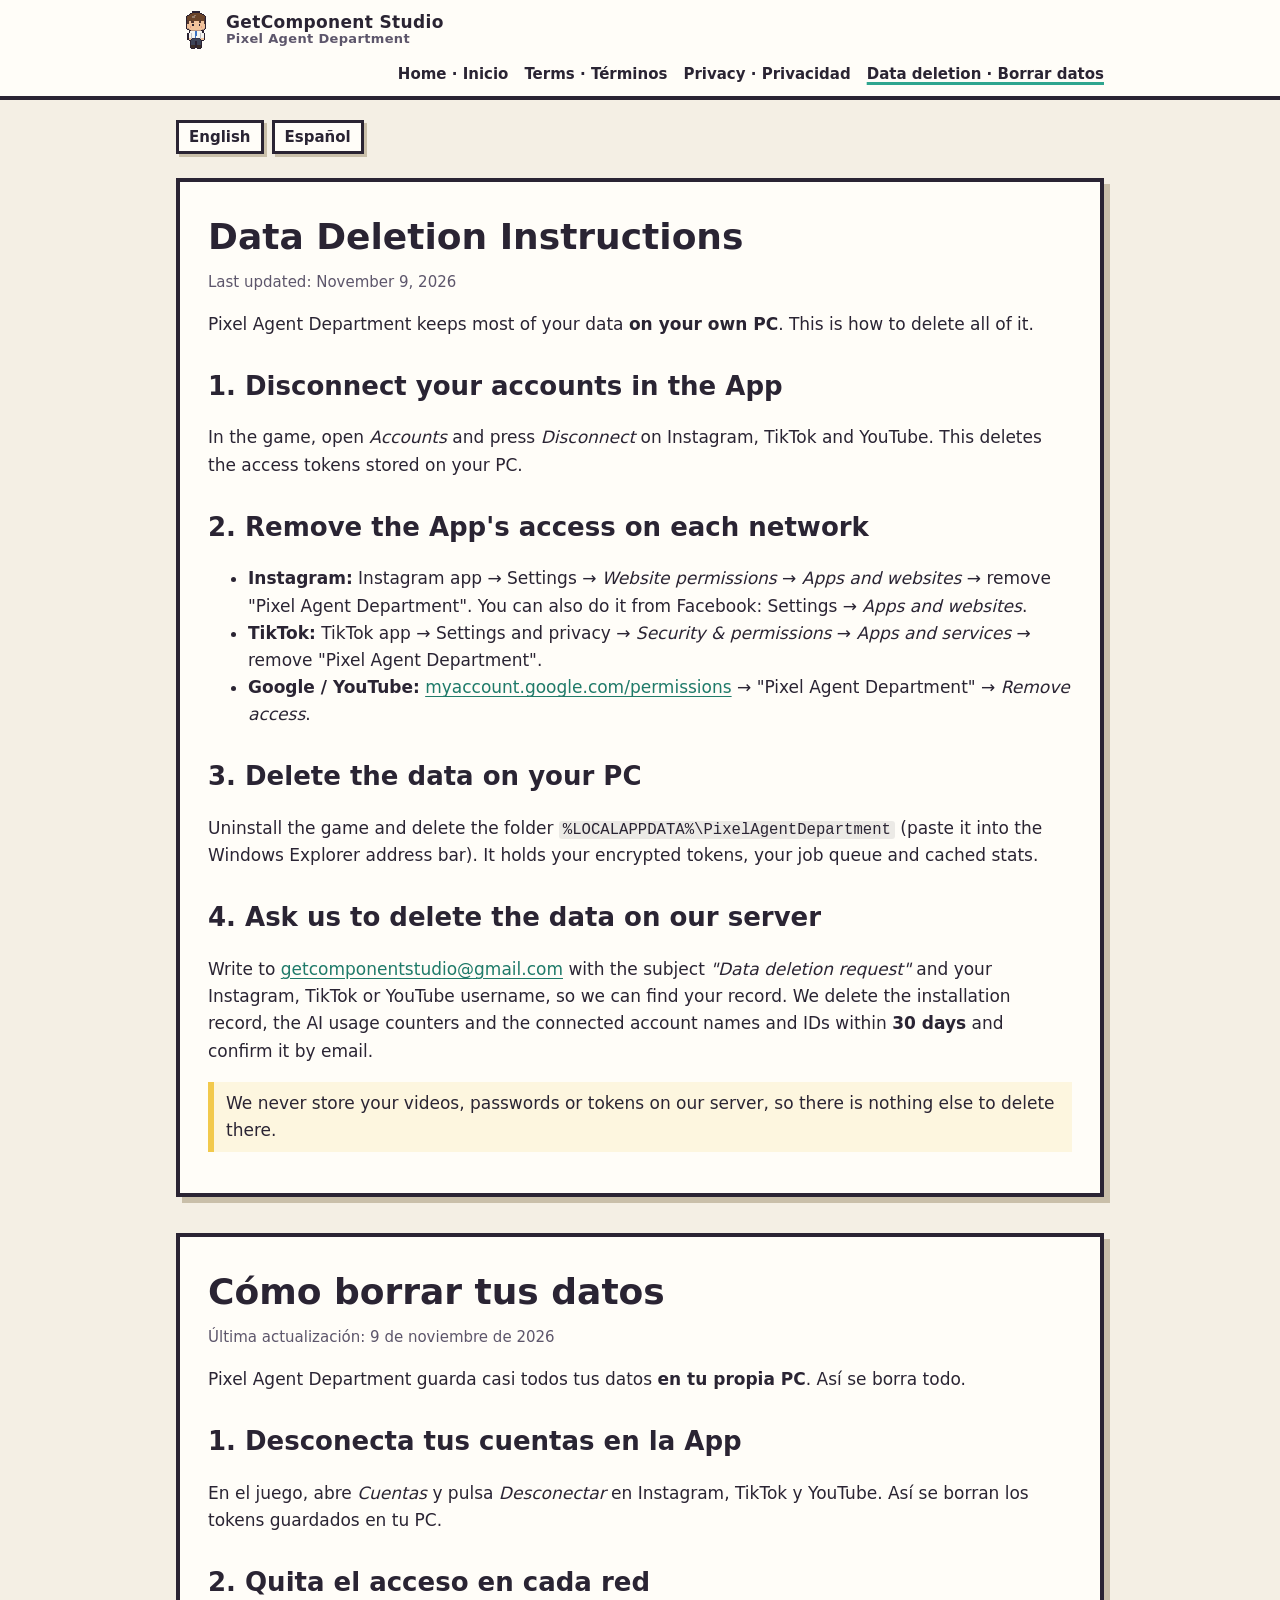
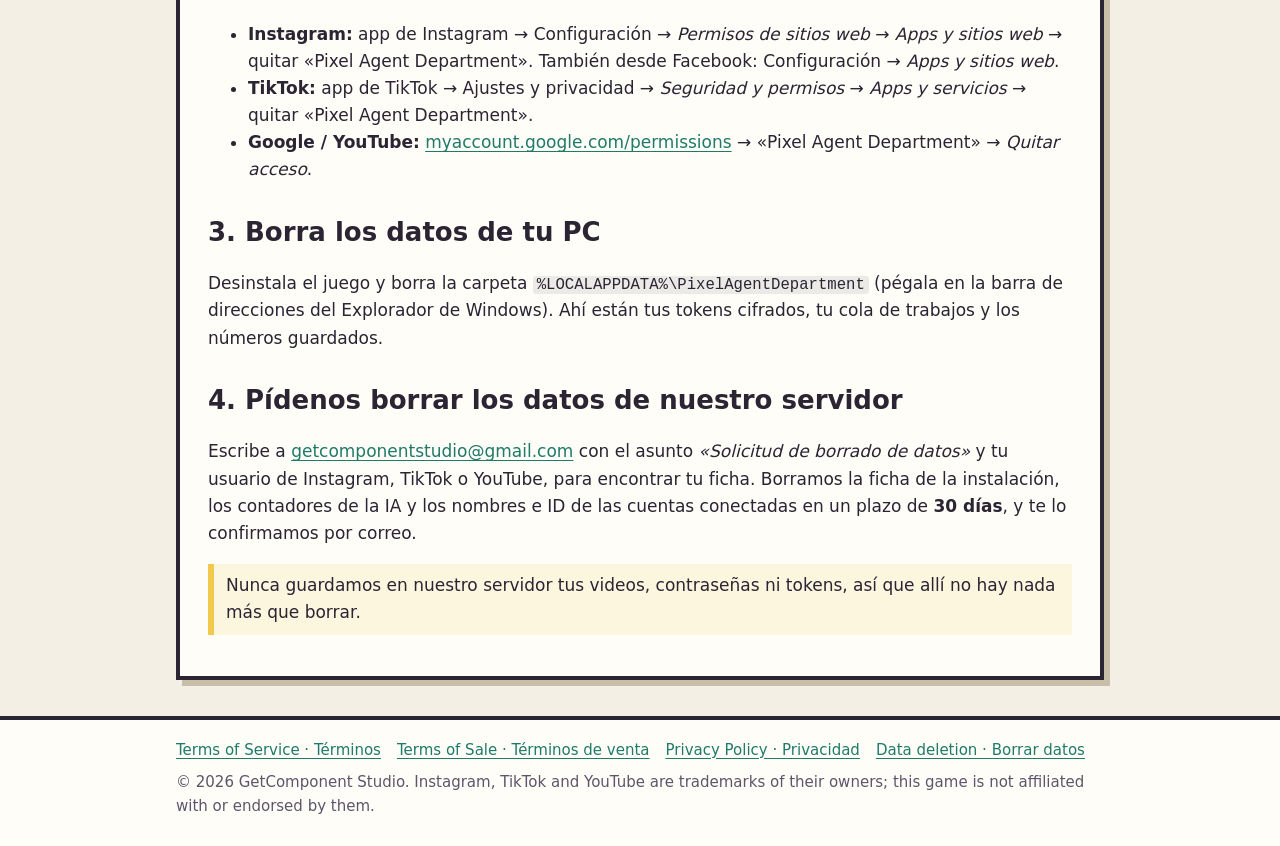
<file: borrar-datos.html>
<!doctype html>
<html lang="en">
<head>
<meta charset="utf-8">
<meta name="viewport" content="width=device-width, initial-scale=1">
<title>Data Deletion · Pixel Agent Department</title>
<meta name="description" content="How to delete your data from Pixel Agent Department and remove its access to Instagram, TikTok and YouTube.">
<link rel="icon" href="img/icono_64.png" type="image/png">
<link rel="stylesheet" href="estilo.css">
</head>
<body>
<header class="cabecera">
  <div class="envoltura">
    <a class="marca" href="/"><img src="img/icono_256.png" alt="" width="40" height="40"><span class="nombres"><span class="estudio">GetComponent Studio</span><span class="producto">Pixel Agent Department</span></span></a>
    <nav class="menu" aria-label="Main">
      <a href="/">Home · Inicio</a>
      <a href="terminos.html">Terms · Términos</a>
      <a href="privacidad.html">Privacy · Privacidad</a>
      <a href="borrar-datos.html" aria-current="page">Data deletion · Borrar datos</a>
    </nav>
  </div>
</header>

<main class="envoltura">
  <div class="idiomas"><a href="#en">English</a><a href="#es">Español</a></div>

  <article class="documento" id="en" lang="en">
    <h1>Data Deletion Instructions</h1>
    <p class="fecha">Last updated: November 9, 2026</p>
    <p>Pixel Agent Department keeps most of your data <strong>on your own PC</strong>. This is how to delete all of it.</p>

    <h2>1. Disconnect your accounts in the App</h2>
    <p>In the game, open <em>Accounts</em> and press <em>Disconnect</em> on Instagram, TikTok and YouTube. This deletes the access tokens stored on your PC.</p>

    <h2>2. Remove the App's access on each network</h2>
    <ul>
      <li><strong>Instagram:</strong> Instagram app → Settings → <em>Website permissions</em> → <em>Apps and websites</em> → remove "Pixel Agent Department". You can also do it from Facebook: Settings → <em>Apps and websites</em>.</li>
      <li><strong>TikTok:</strong> TikTok app → Settings and privacy → <em>Security &amp; permissions</em> → <em>Apps and services</em> → remove "Pixel Agent Department".</li>
      <li><strong>Google / YouTube:</strong> <a href="https://myaccount.google.com/permissions">myaccount.google.com/permissions</a> → "Pixel Agent Department" → <em>Remove access</em>.</li>
    </ul>

    <h2>3. Delete the data on your PC</h2>
    <p>Uninstall the game and delete the folder <code>%LOCALAPPDATA%\PixelAgentDepartment</code> (paste it into the Windows Explorer address bar). It holds your encrypted tokens, your job queue and cached stats.</p>

    <h2>4. Ask us to delete the data on our server</h2>
    <p>Write to <a href="mailto:getcomponentstudio@gmail.com?subject=Data%20deletion%20request">getcomponentstudio@gmail.com</a> with the subject <em>"Data deletion request"</em> and your Instagram, TikTok or YouTube username, so we can find your record. We delete the installation record, the AI usage counters and the connected account names and IDs within <strong>30 days</strong> and confirm it by email.</p>
    <p class="nota">We never store your videos, passwords or tokens on our server, so there is nothing else to delete there.</p>
  </article>

  <article class="documento" id="es" lang="es">
    <h1>Cómo borrar tus datos</h1>
    <p class="fecha">Última actualización: 9 de noviembre de 2026</p>
    <p>Pixel Agent Department guarda casi todos tus datos <strong>en tu propia PC</strong>. Así se borra todo.</p>

    <h2>1. Desconecta tus cuentas en la App</h2>
    <p>En el juego, abre <em>Cuentas</em> y pulsa <em>Desconectar</em> en Instagram, TikTok y YouTube. Así se borran los tokens guardados en tu PC.</p>

    <h2>2. Quita el acceso en cada red</h2>
    <ul>
      <li><strong>Instagram:</strong> app de Instagram → Configuración → <em>Permisos de sitios web</em> → <em>Apps y sitios web</em> → quitar «Pixel Agent Department». También desde Facebook: Configuración → <em>Apps y sitios web</em>.</li>
      <li><strong>TikTok:</strong> app de TikTok → Ajustes y privacidad → <em>Seguridad y permisos</em> → <em>Apps y servicios</em> → quitar «Pixel Agent Department».</li>
      <li><strong>Google / YouTube:</strong> <a href="https://myaccount.google.com/permissions">myaccount.google.com/permissions</a> → «Pixel Agent Department» → <em>Quitar acceso</em>.</li>
    </ul>

    <h2>3. Borra los datos de tu PC</h2>
    <p>Desinstala el juego y borra la carpeta <code>%LOCALAPPDATA%\PixelAgentDepartment</code> (pégala en la barra de direcciones del Explorador de Windows). Ahí están tus tokens cifrados, tu cola de trabajos y los números guardados.</p>

    <h2>4. Pídenos borrar los datos de nuestro servidor</h2>
    <p>Escribe a <a href="mailto:getcomponentstudio@gmail.com?subject=Solicitud%20de%20borrado%20de%20datos">getcomponentstudio@gmail.com</a> con el asunto <em>«Solicitud de borrado de datos»</em> y tu usuario de Instagram, TikTok o YouTube, para encontrar tu ficha. Borramos la ficha de la instalación, los contadores de la IA y los nombres e ID de las cuentas conectadas en un plazo de <strong>30 días</strong>, y te lo confirmamos por correo.</p>
    <p class="nota">Nunca guardamos en nuestro servidor tus videos, contraseñas ni tokens, así que allí no hay nada más que borrar.</p>
  </article>
</main>

<footer class="pie">
  <div class="envoltura">
    <nav aria-label="Legal">
      <a href="terminos.html">Terms of Service · Términos</a>
      <a href="terminos-venta.html">Terms of Sale · Términos de venta</a>
      <a href="privacidad.html">Privacy Policy · Privacidad</a>
      <a href="borrar-datos.html">Data deletion · Borrar datos</a>
    </nav>
    © 2026 GetComponent Studio. Instagram, TikTok and YouTube are trademarks of their owners; this game is not affiliated with or endorsed by them.
  </div>
</footer>
<script src="https://getcomponentstudio.com/t.js" defer></script>
</body>
</html>
</file>
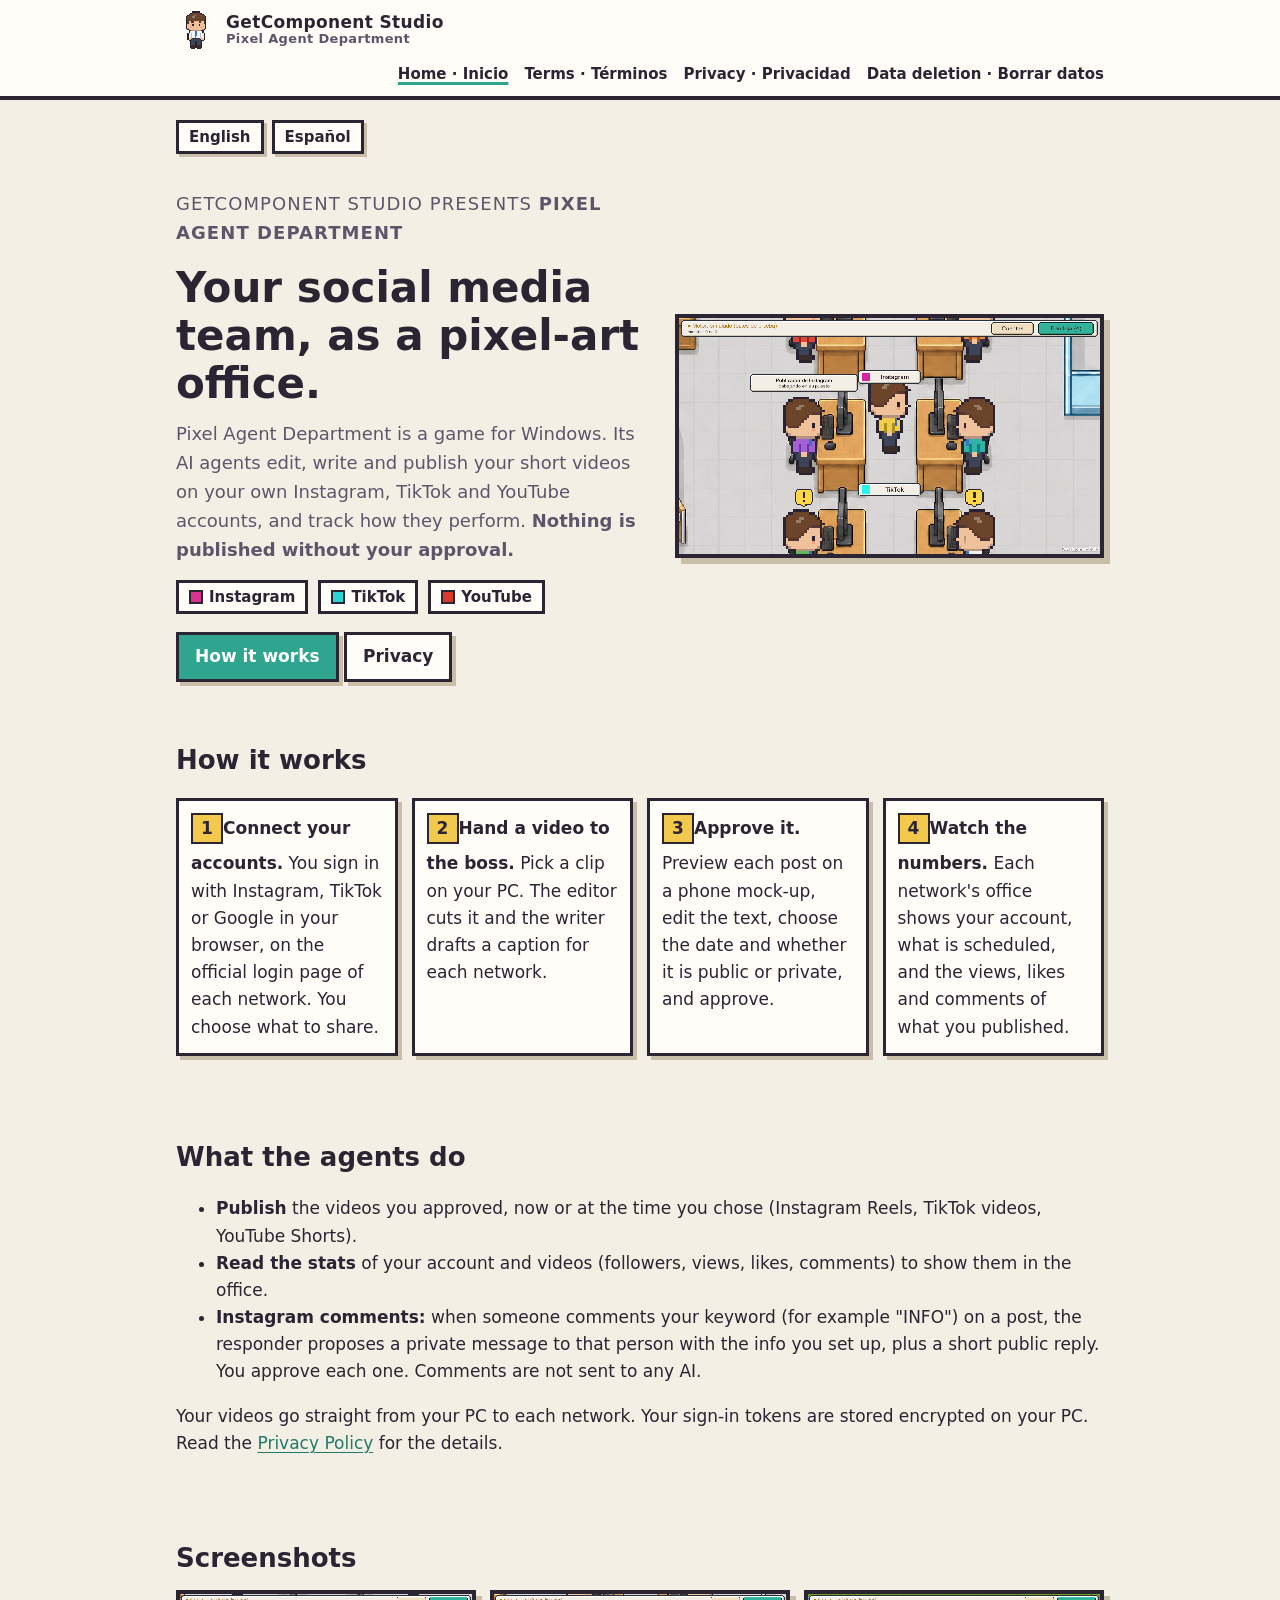
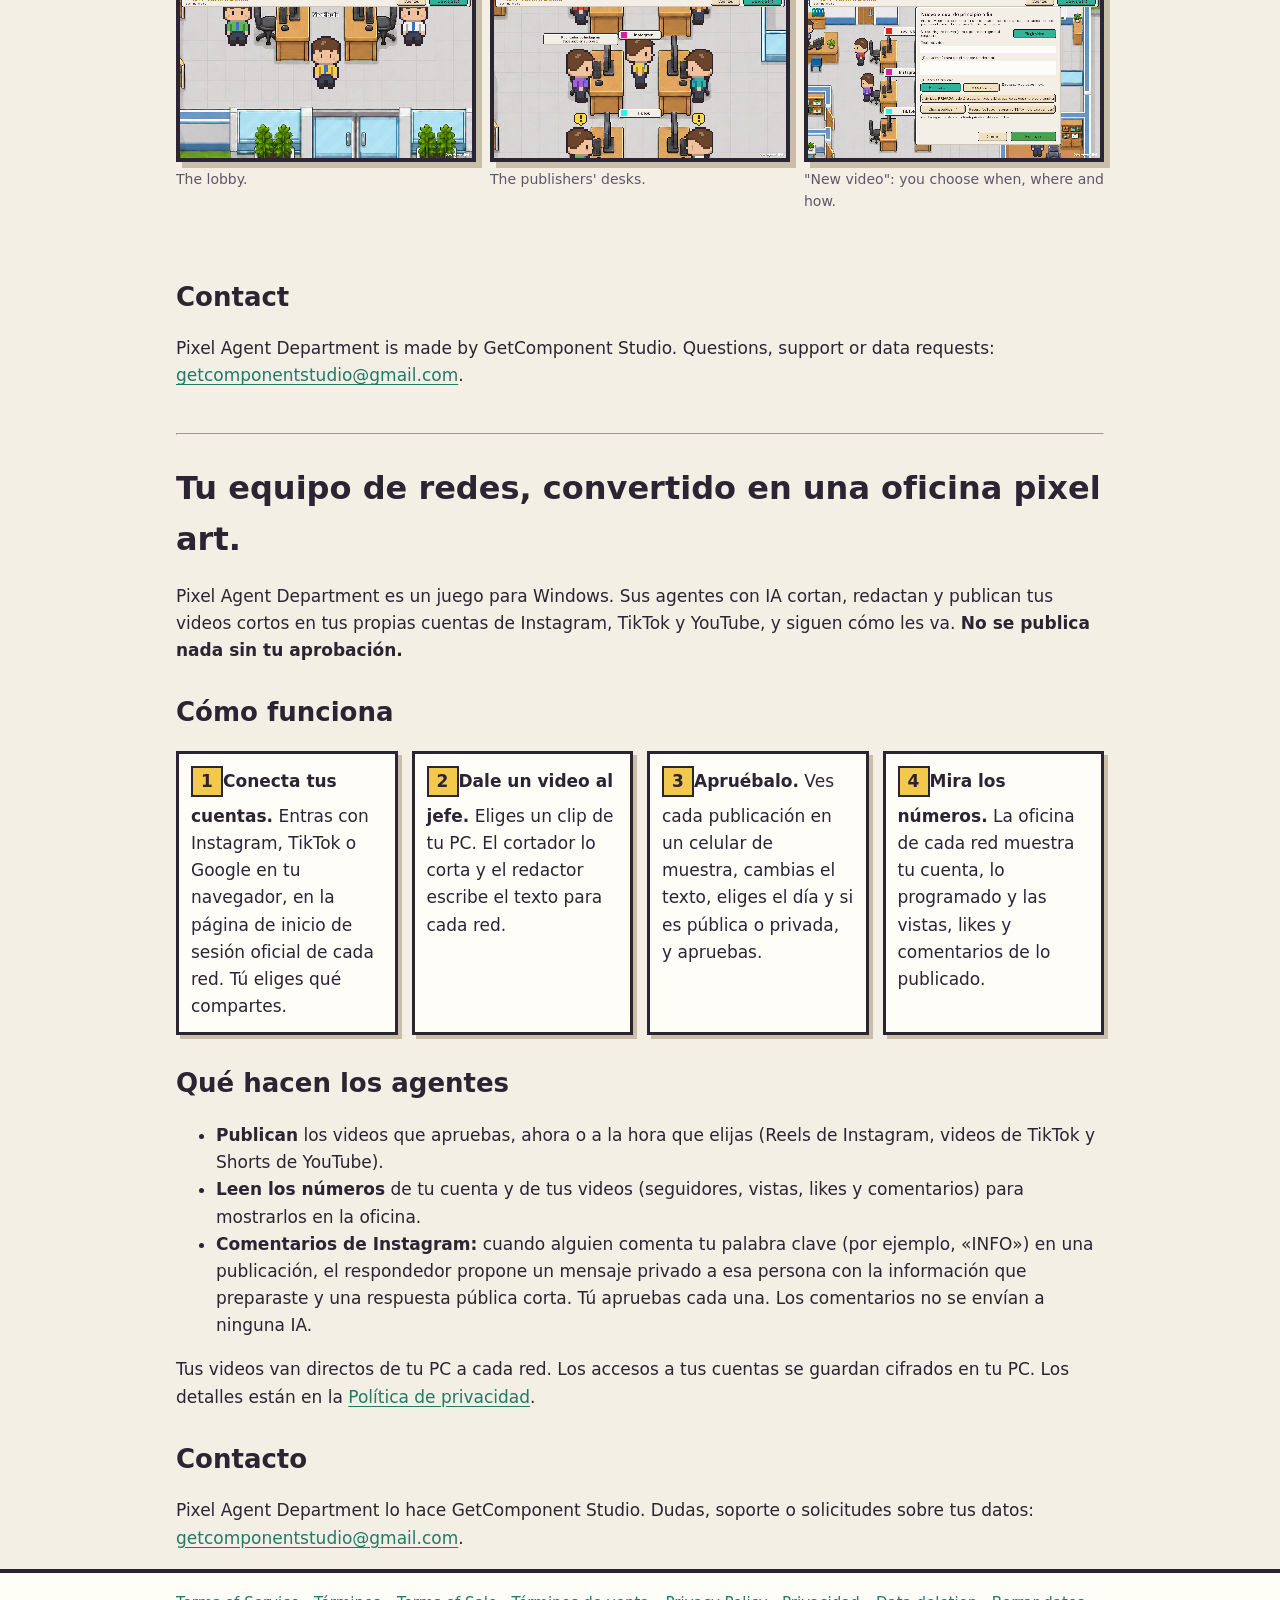
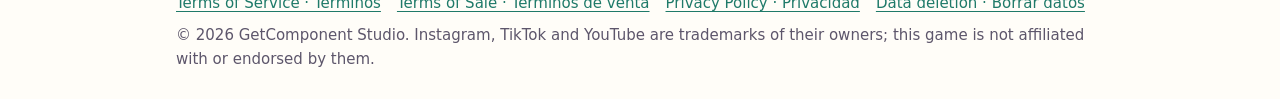
<file: pixel-agent-department.html>
<!doctype html>
<html lang="en">
<head>
<meta charset="utf-8">
<meta name="viewport" content="width=device-width, initial-scale=1">
<title>GetComponent Studio · Pixel Agent Department</title>
<meta name="description" content="A pixel-art office game where AI agents publish your videos to Instagram, TikTok and YouTube and track their stats. You approve every post.">
<link rel="icon" href="img/icono_64.png" type="image/png">
<link rel="stylesheet" href="estilo.css">
</head>
<body>
<header class="cabecera">
  <div class="envoltura">
    <a class="marca" href="/"><img src="img/icono_256.png" alt="" width="40" height="40"><span class="nombres"><span class="estudio">GetComponent Studio</span><span class="producto">Pixel Agent Department</span></span></a>
    <nav class="menu" aria-label="Main">
      <a href="/" aria-current="page">Home · Inicio</a>
      <a href="terminos.html">Terms · Términos</a>
      <a href="privacidad.html">Privacy · Privacidad</a>
      <a href="borrar-datos.html">Data deletion · Borrar datos</a>
    </nav>
  </div>
</header>

<main class="envoltura">
  <div class="idiomas"><a href="#en">English</a><a href="#es">Español</a></div>

  <!-- ===================== ENGLISH ===================== -->
  <div id="en" lang="en">
    <div class="portada">
      <div>
        <p class="presenta">GetComponent Studio presents <strong>Pixel Agent Department</strong></p>
        <h1>Your social media team, as a pixel-art office.</h1>
        <p>Pixel Agent Department is a game for Windows. Its AI agents edit, write and publish your short videos on your own Instagram, TikTok and YouTube accounts, and track how they perform. <strong>Nothing is published without your approval.</strong></p>
        <ul class="redes">
          <li><i style="background:var(--rosa)"></i>Instagram</li>
          <li><i style="background:var(--cian)"></i>TikTok</li>
          <li><i style="background:var(--rojo)"></i>YouTube</li>
        </ul>
        <a class="boton" href="#how">How it works</a>
        <a class="boton claro" href="privacidad.html">Privacy</a>
      </div>
      <img class="marco" src="img/puestos.png" width="1280" height="720" alt="Pixel-art office: the Instagram and TikTok publisher desks, with an agent working on a post">
    </div>

    <section id="how">
      <h2>How it works</h2>
      <ol class="pasos">
        <li><strong>Connect your accounts.</strong> You sign in with Instagram, TikTok or Google in your browser, on the official login page of each network. You choose what to share.</li>
        <li><strong>Hand a video to the boss.</strong> Pick a clip on your PC. The editor cuts it and the writer drafts a caption for each network.</li>
        <li><strong>Approve it.</strong> Preview each post on a phone mock-up, edit the text, choose the date and whether it is public or private, and approve.</li>
        <li><strong>Watch the numbers.</strong> Each network's office shows your account, what is scheduled, and the views, likes and comments of what you published.</li>
      </ol>
    </section>

    <section>
      <h2>What the agents do</h2>
      <ul>
        <li><strong>Publish</strong> the videos you approved, now or at the time you chose (Instagram Reels, TikTok videos, YouTube Shorts).</li>
        <li><strong>Read the stats</strong> of your account and videos (followers, views, likes, comments) to show them in the office.</li>
        <li><strong>Instagram comments:</strong> when someone comments your keyword (for example "INFO") on a post, the responder proposes a private message to that person with the info you set up, plus a short public reply. You approve each one. Comments are not sent to any AI.</li>
      </ul>
      <p>Your videos go straight from your PC to each network. Your sign-in tokens are stored encrypted on your PC. Read the <a href="privacidad.html">Privacy Policy</a> for the details.</p>
    </section>

    <section>
      <h2>Screenshots</h2>
      <div class="galeria">
        <figure><img class="marco" src="img/vestibulo.png" width="1280" height="720" alt="The office lobby with the player and two agents" loading="lazy"><figcaption>The lobby.</figcaption></figure>
        <figure><img class="marco" src="img/puestos.png" width="1280" height="720" alt="Publisher desks for Instagram and TikTok" loading="lazy"><figcaption>The publishers' desks.</figcaption></figure>
        <figure><img class="marco" src="img/nuevo_video.png" width="1280" height="720" alt="The New video window: choose a video, when to publish, public or private, and the networks" loading="lazy"><figcaption>"New video": you choose when, where and how.</figcaption></figure>
      </div>
    </section>

    <section>
      <h2>Contact</h2>
      <p>Pixel Agent Department is made by GetComponent Studio. Questions, support or data requests: <a href="mailto:getcomponentstudio@gmail.com">getcomponentstudio@gmail.com</a>.</p>
    </section>
  </div>

  <hr>

  <!-- ===================== ESPAÑOL ===================== -->
  <div id="es" lang="es">
    <h2 style="font-size:32px">Tu equipo de redes, convertido en una oficina pixel art.</h2>
    <p>Pixel Agent Department es un juego para Windows. Sus agentes con IA cortan, redactan y publican tus videos cortos en tus propias cuentas de Instagram, TikTok y YouTube, y siguen cómo les va. <strong>No se publica nada sin tu aprobación.</strong></p>

    <h2>Cómo funciona</h2>
    <ol class="pasos">
      <li><strong>Conecta tus cuentas.</strong> Entras con Instagram, TikTok o Google en tu navegador, en la página de inicio de sesión oficial de cada red. Tú eliges qué compartes.</li>
      <li><strong>Dale un video al jefe.</strong> Eliges un clip de tu PC. El cortador lo corta y el redactor escribe el texto para cada red.</li>
      <li><strong>Apruébalo.</strong> Ves cada publicación en un celular de muestra, cambias el texto, eliges el día y si es pública o privada, y apruebas.</li>
      <li><strong>Mira los números.</strong> La oficina de cada red muestra tu cuenta, lo programado y las vistas, likes y comentarios de lo publicado.</li>
    </ol>

    <h2>Qué hacen los agentes</h2>
    <ul>
      <li><strong>Publican</strong> los videos que apruebas, ahora o a la hora que elijas (Reels de Instagram, videos de TikTok y Shorts de YouTube).</li>
      <li><strong>Leen los números</strong> de tu cuenta y de tus videos (seguidores, vistas, likes y comentarios) para mostrarlos en la oficina.</li>
      <li><strong>Comentarios de Instagram:</strong> cuando alguien comenta tu palabra clave (por ejemplo, «INFO») en una publicación, el respondedor propone un mensaje privado a esa persona con la información que preparaste y una respuesta pública corta. Tú apruebas cada una. Los comentarios no se envían a ninguna IA.</li>
    </ul>
    <p>Tus videos van directos de tu PC a cada red. Los accesos a tus cuentas se guardan cifrados en tu PC. Los detalles están en la <a href="privacidad.html#es">Política de privacidad</a>.</p>

    <h2>Contacto</h2>
    <p>Pixel Agent Department lo hace GetComponent Studio. Dudas, soporte o solicitudes sobre tus datos: <a href="mailto:getcomponentstudio@gmail.com">getcomponentstudio@gmail.com</a>.</p>
  </div>
</main>

<footer class="pie">
  <div class="envoltura">
    <nav aria-label="Legal">
      <a href="terminos.html">Terms of Service · Términos</a>
      <a href="terminos-venta.html">Terms of Sale · Términos de venta</a>
      <a href="privacidad.html">Privacy Policy · Privacidad</a>
      <a href="borrar-datos.html">Data deletion · Borrar datos</a>
    </nav>
    © 2026 GetComponent Studio. Instagram, TikTok and YouTube are trademarks of their owners; this game is not affiliated with or endorsed by them.
  </div>
</footer>
<script src="https://getcomponentstudio.com/t.js" defer></script>
</body>
</html>
</file>
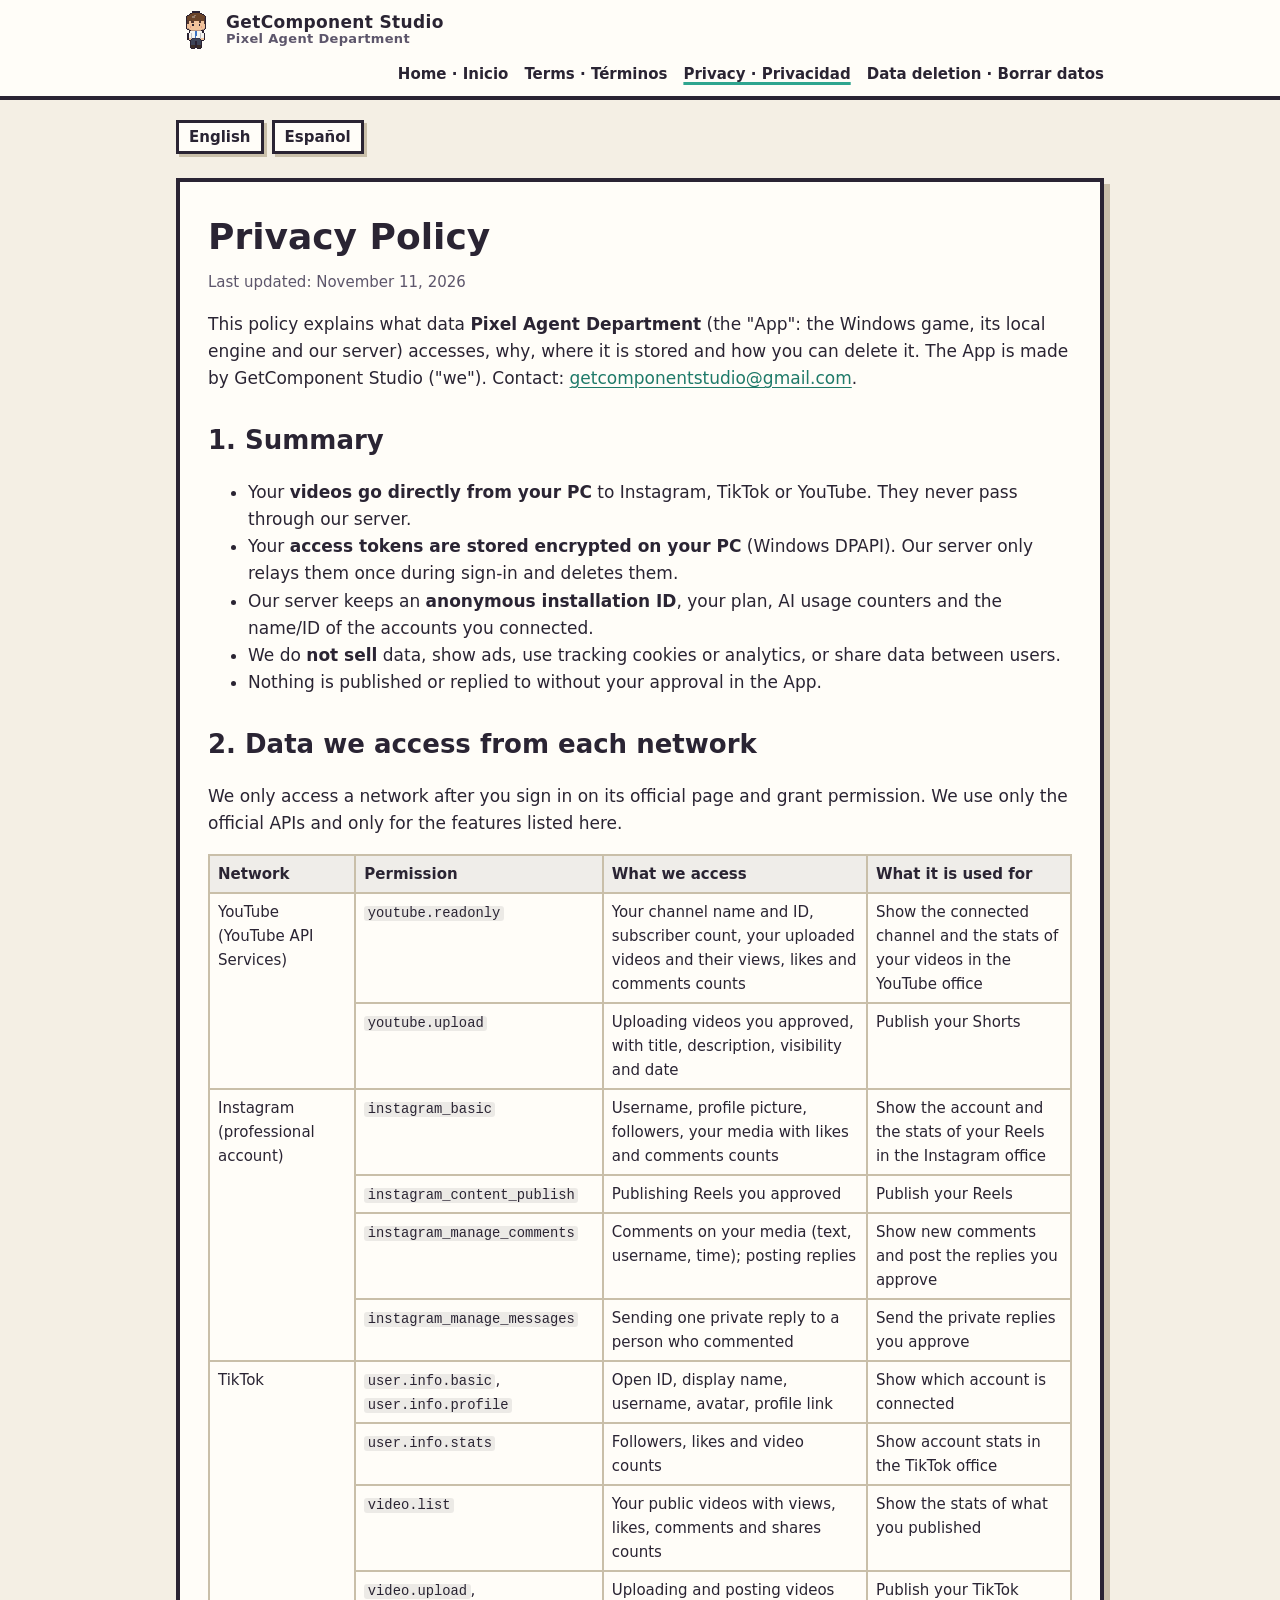
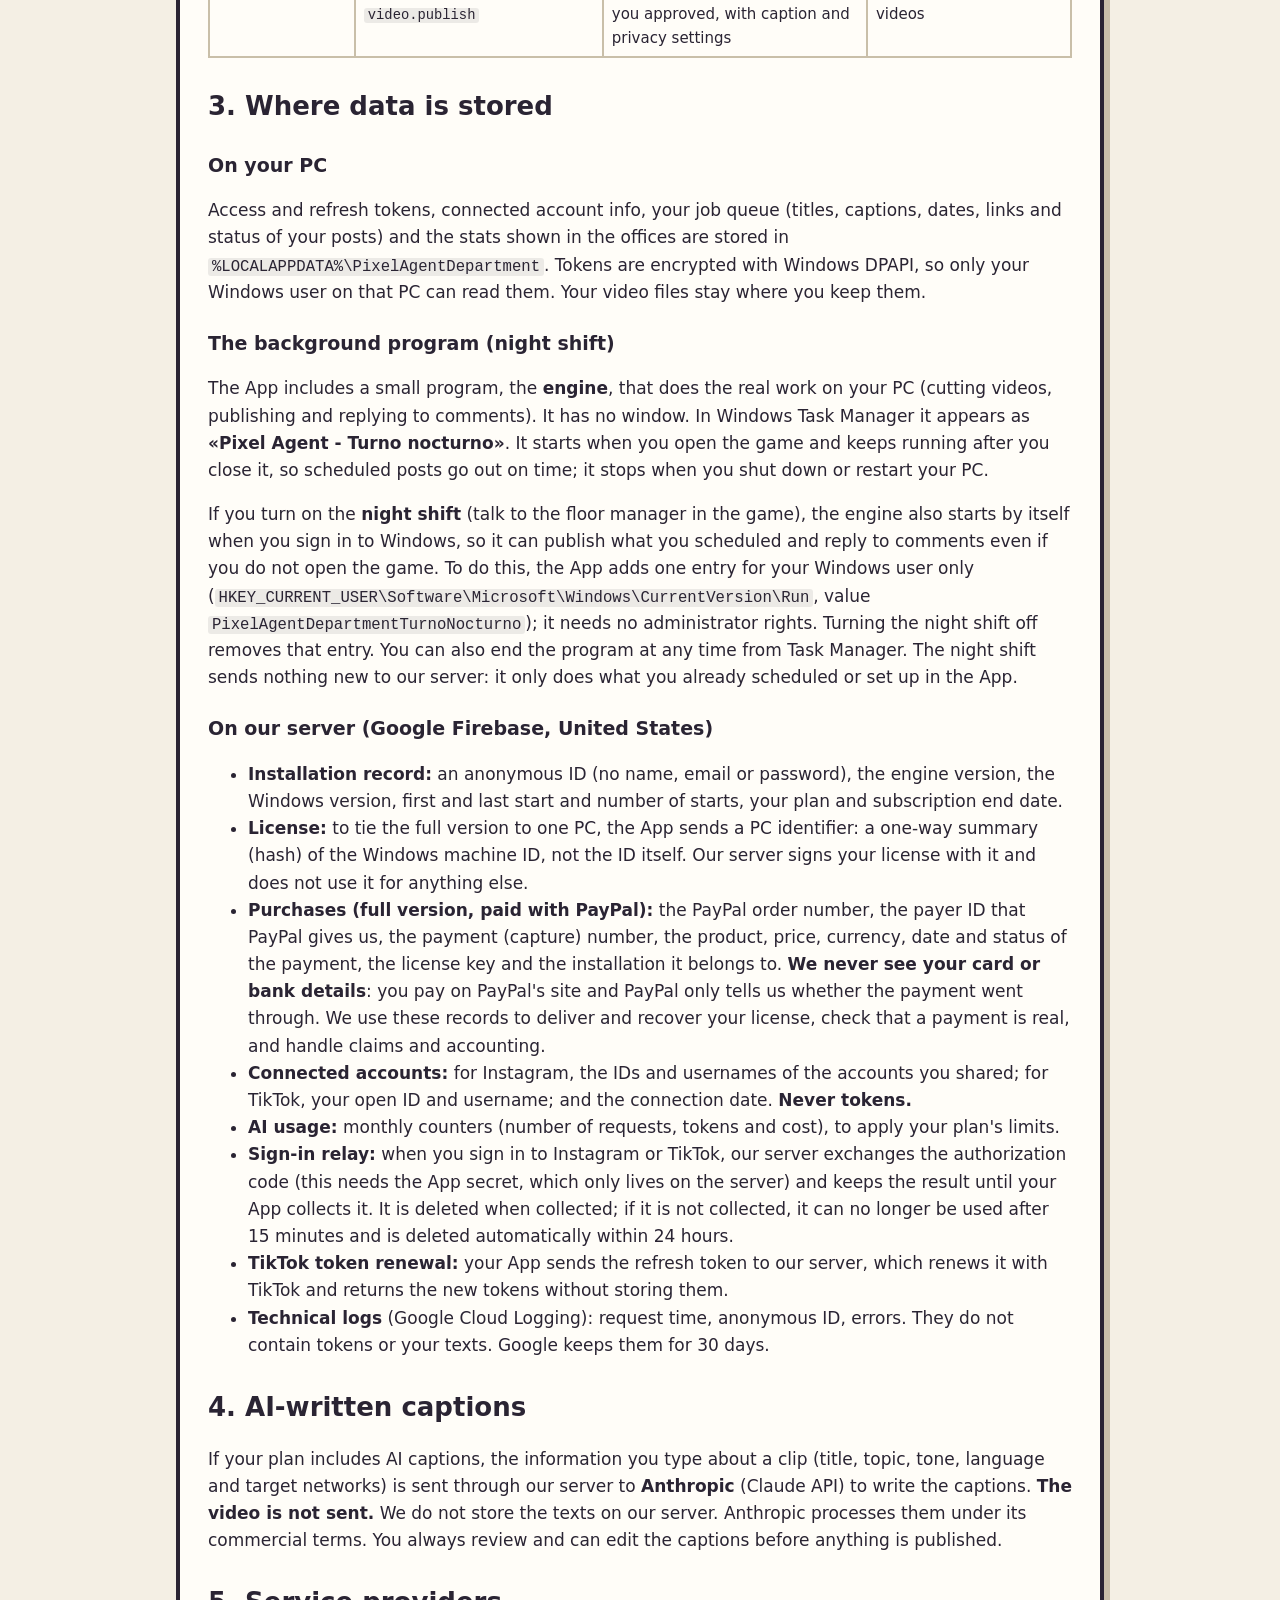
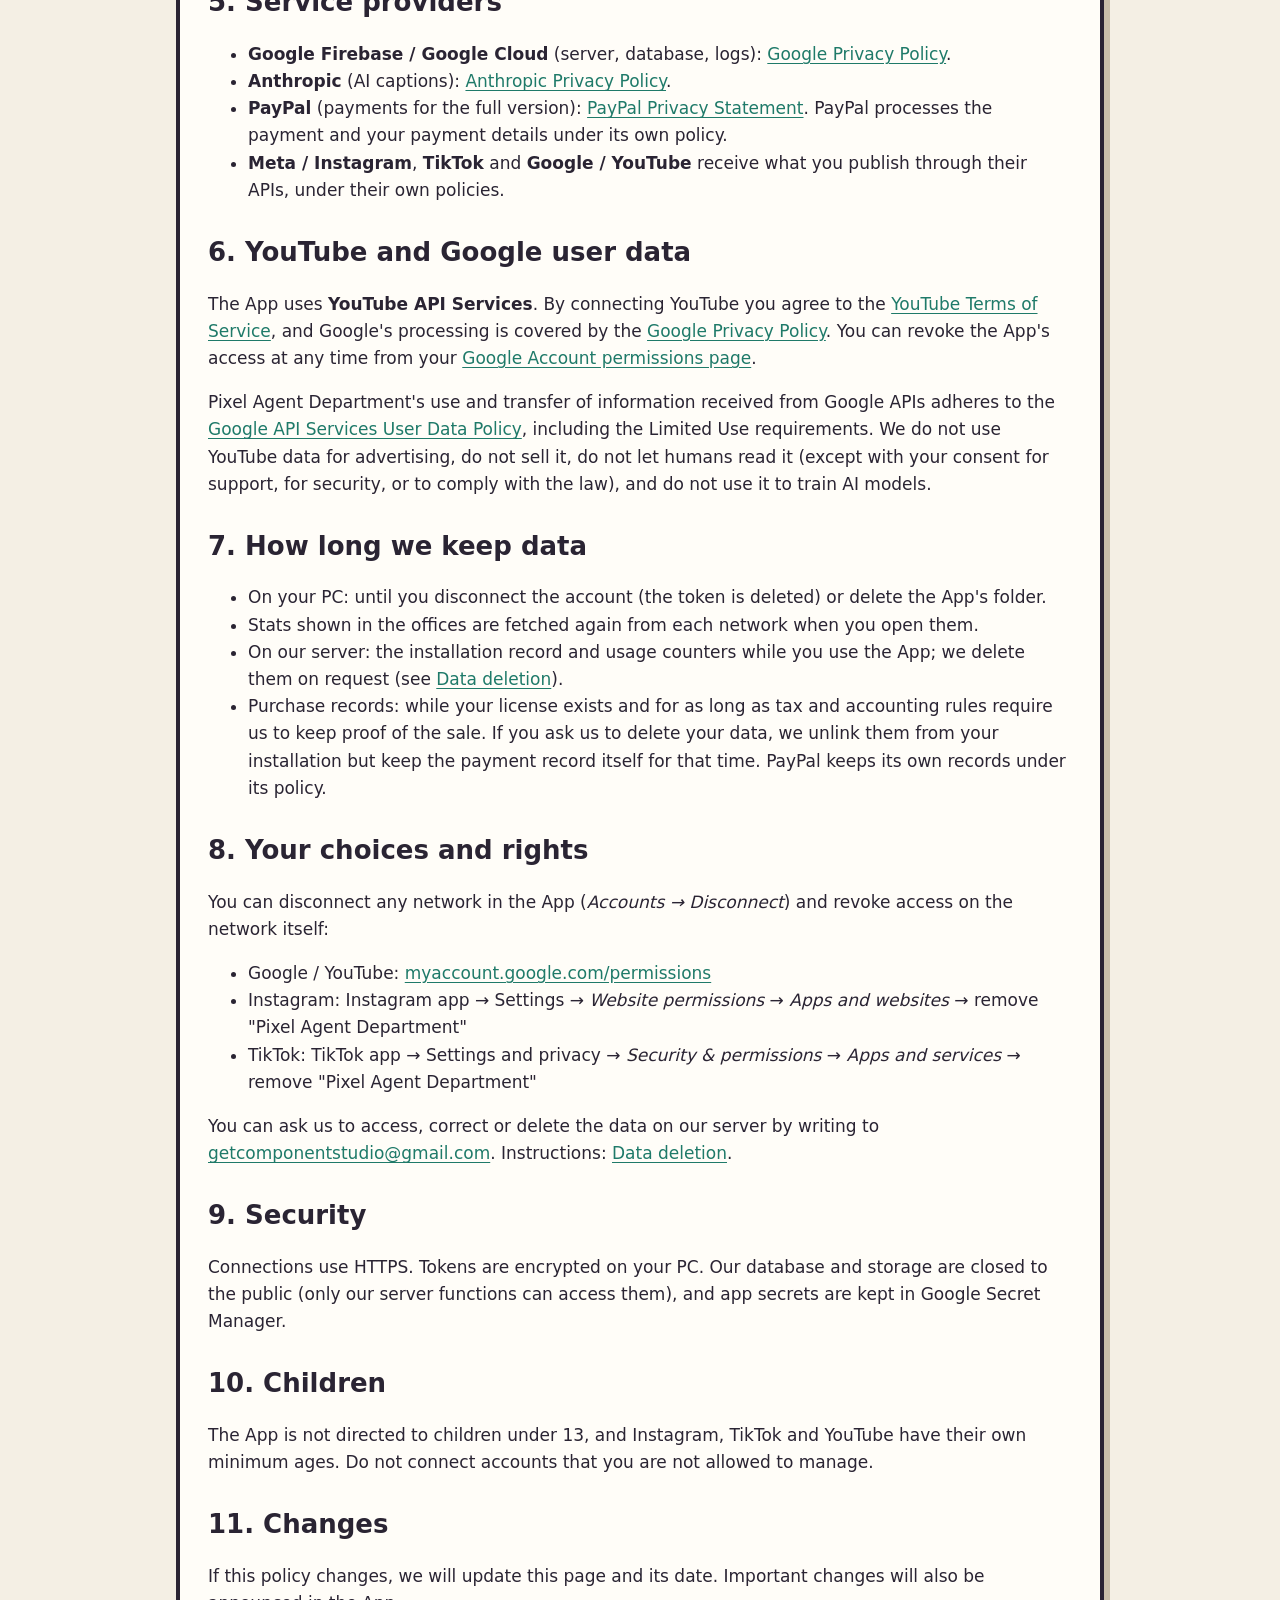
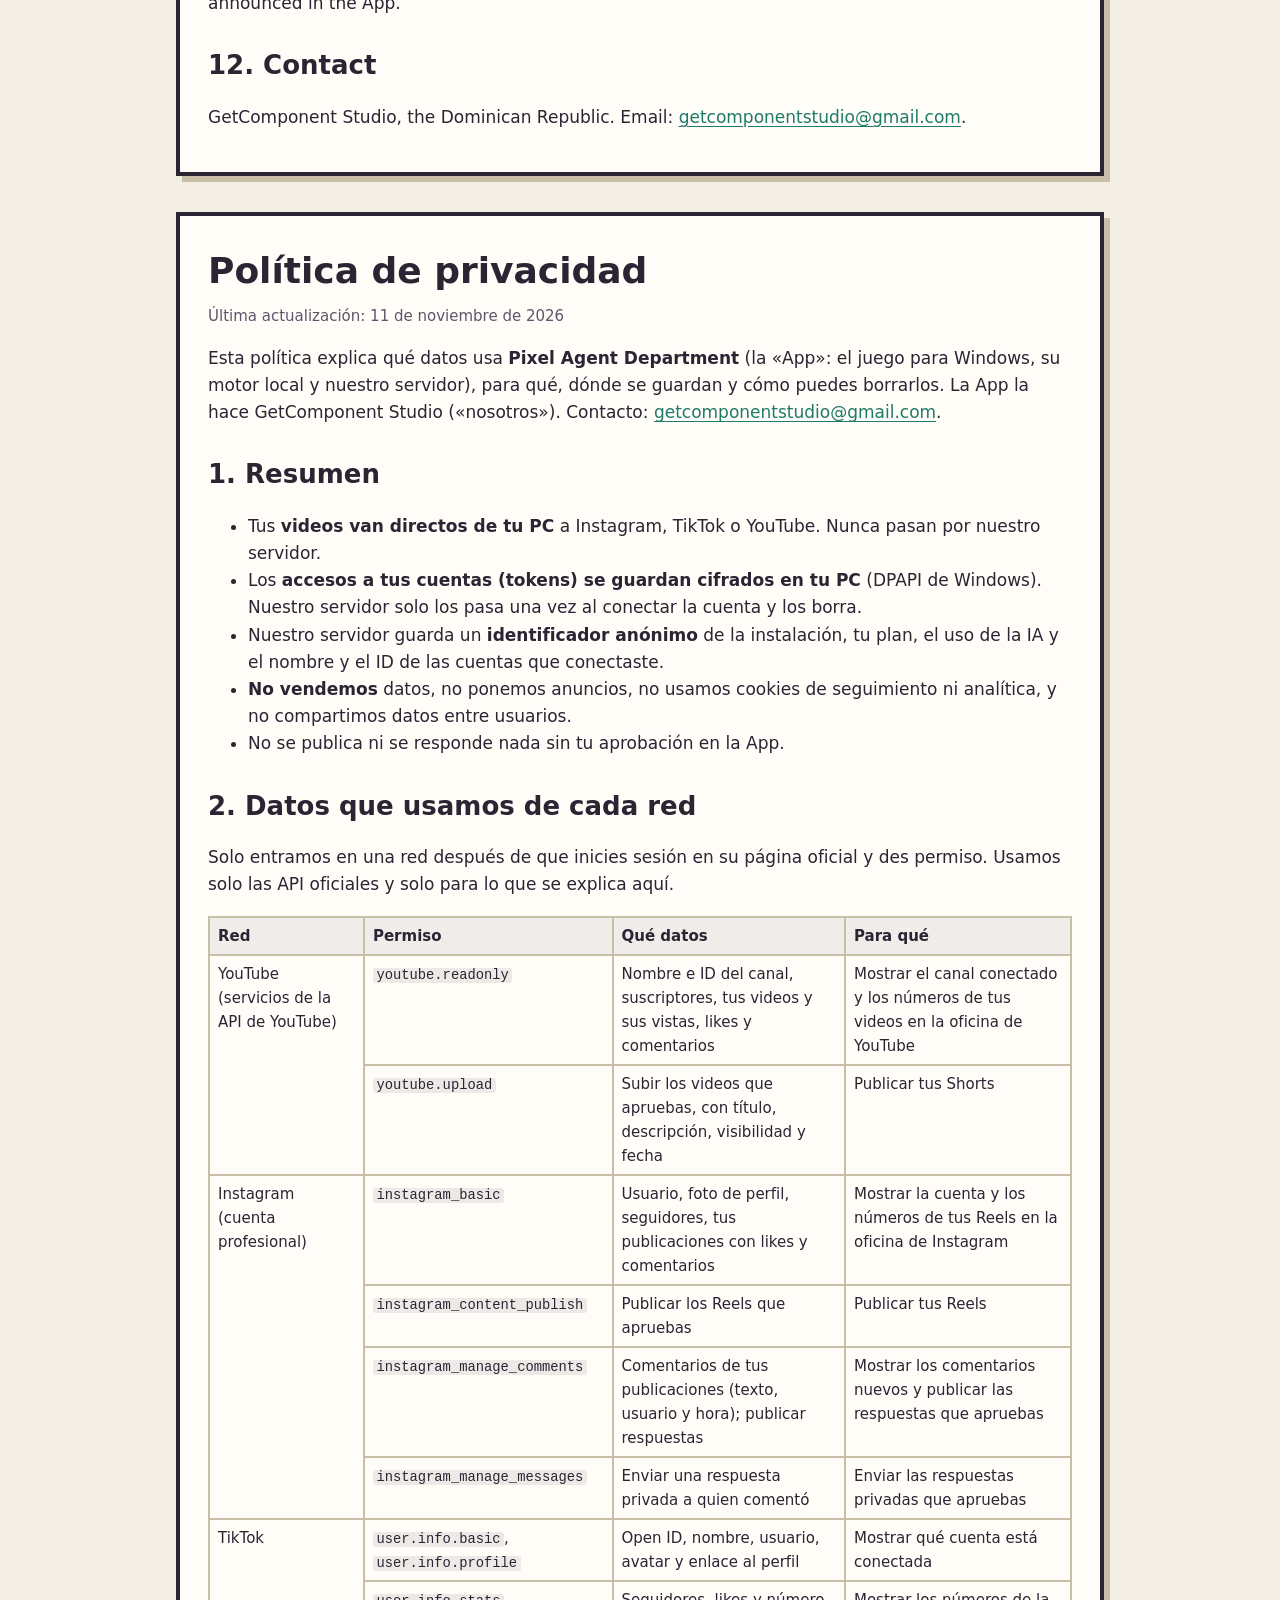
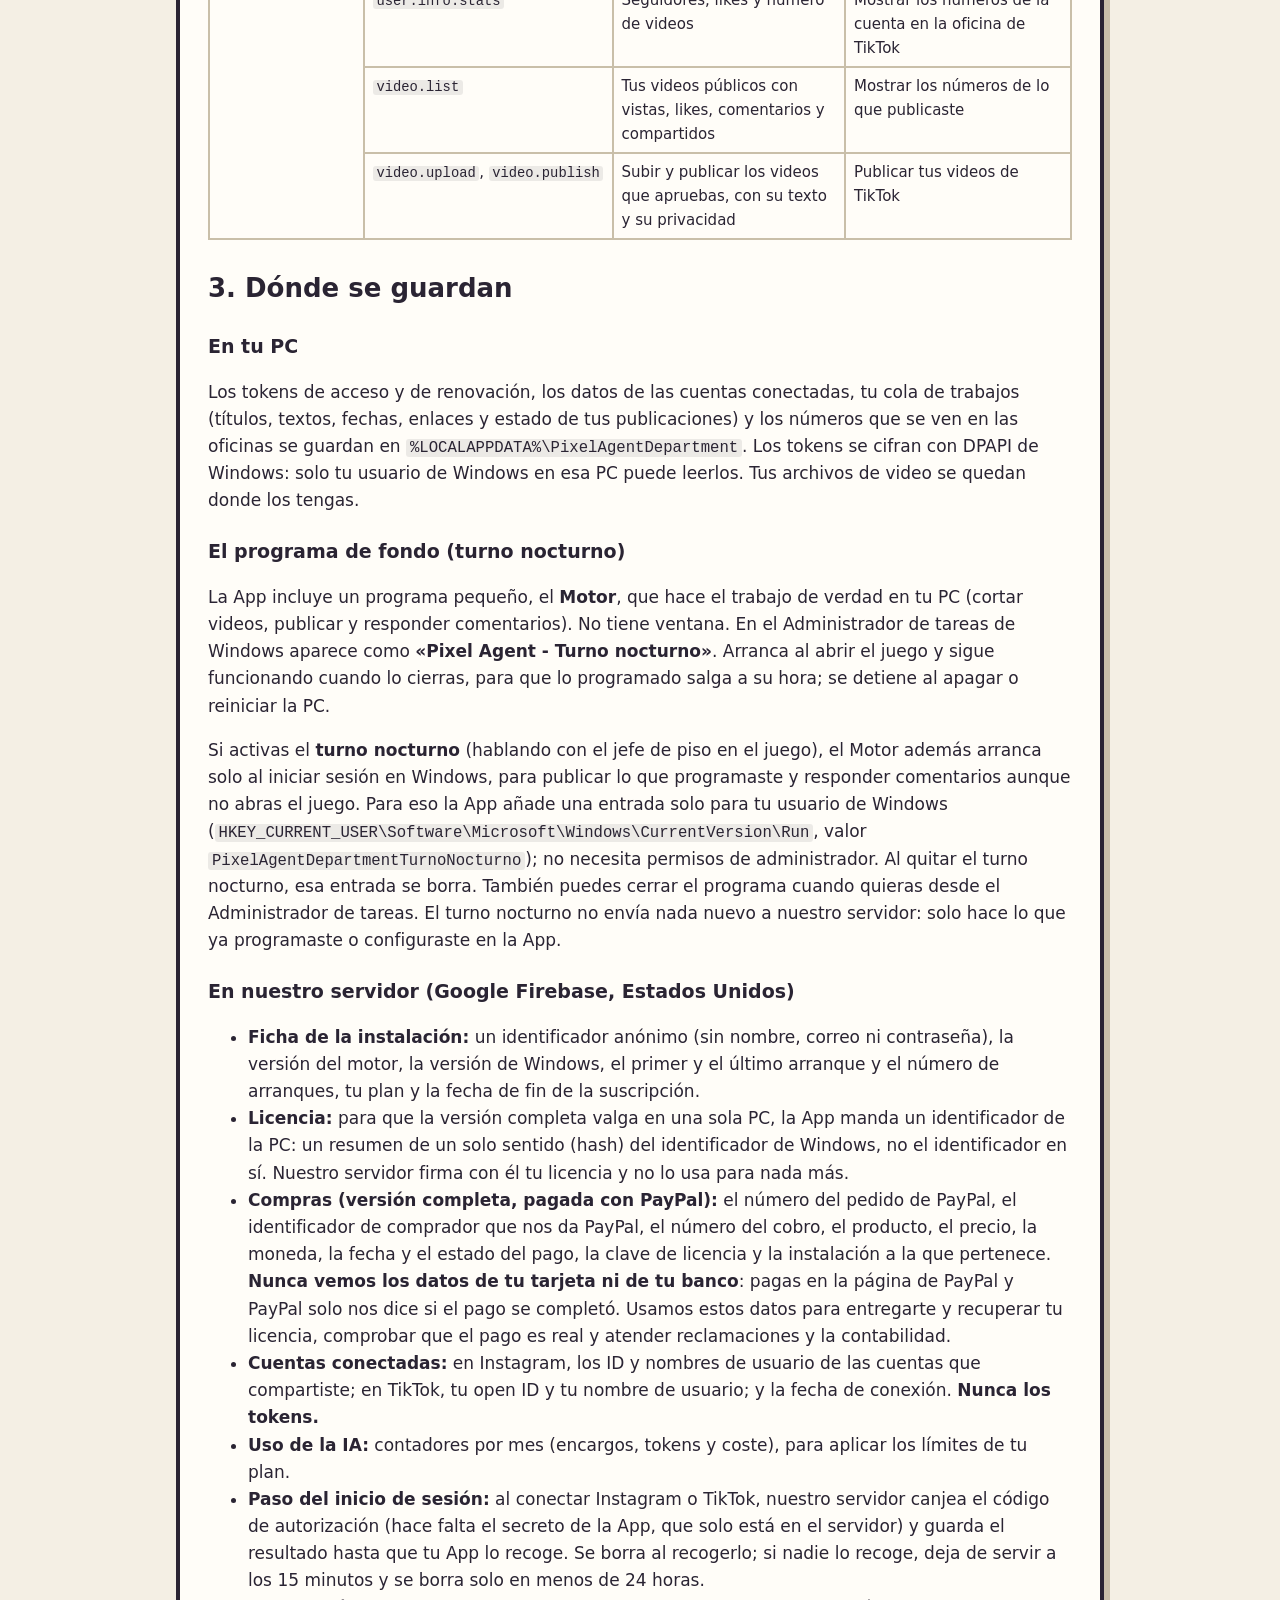
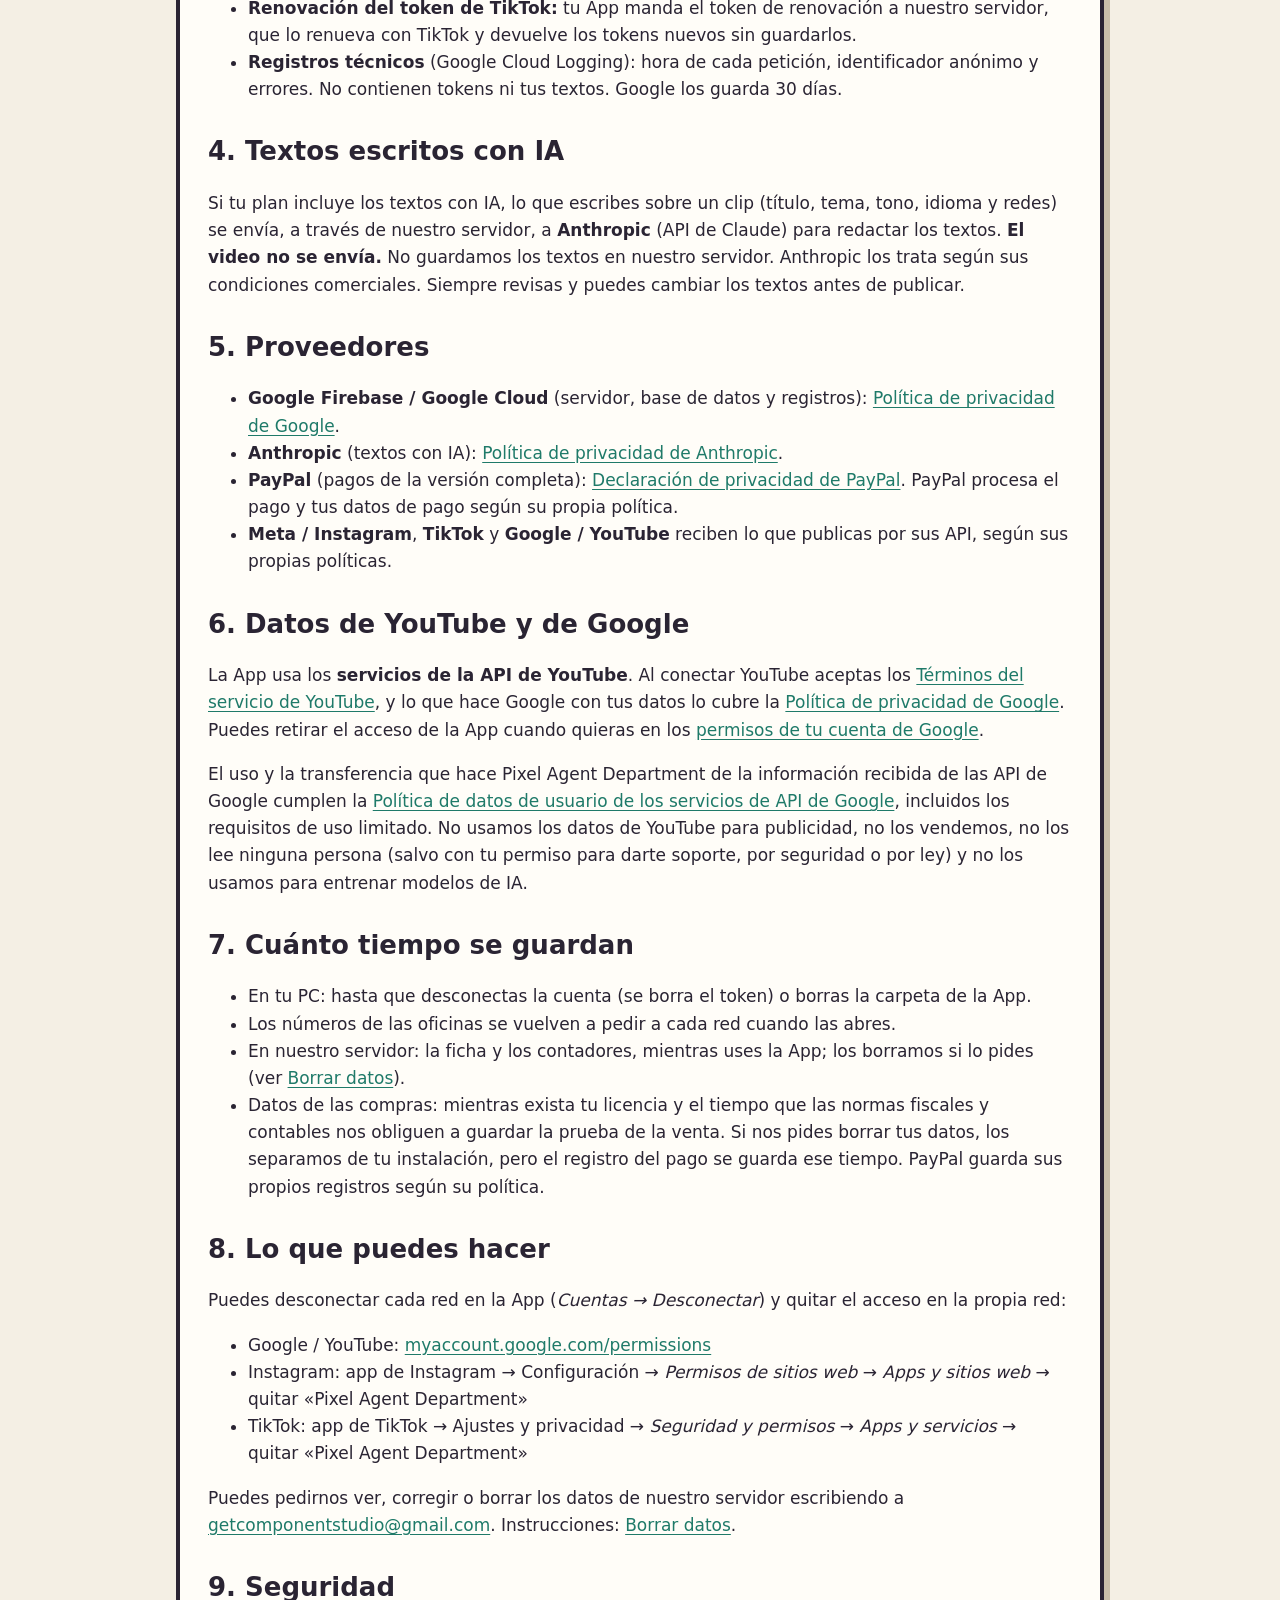
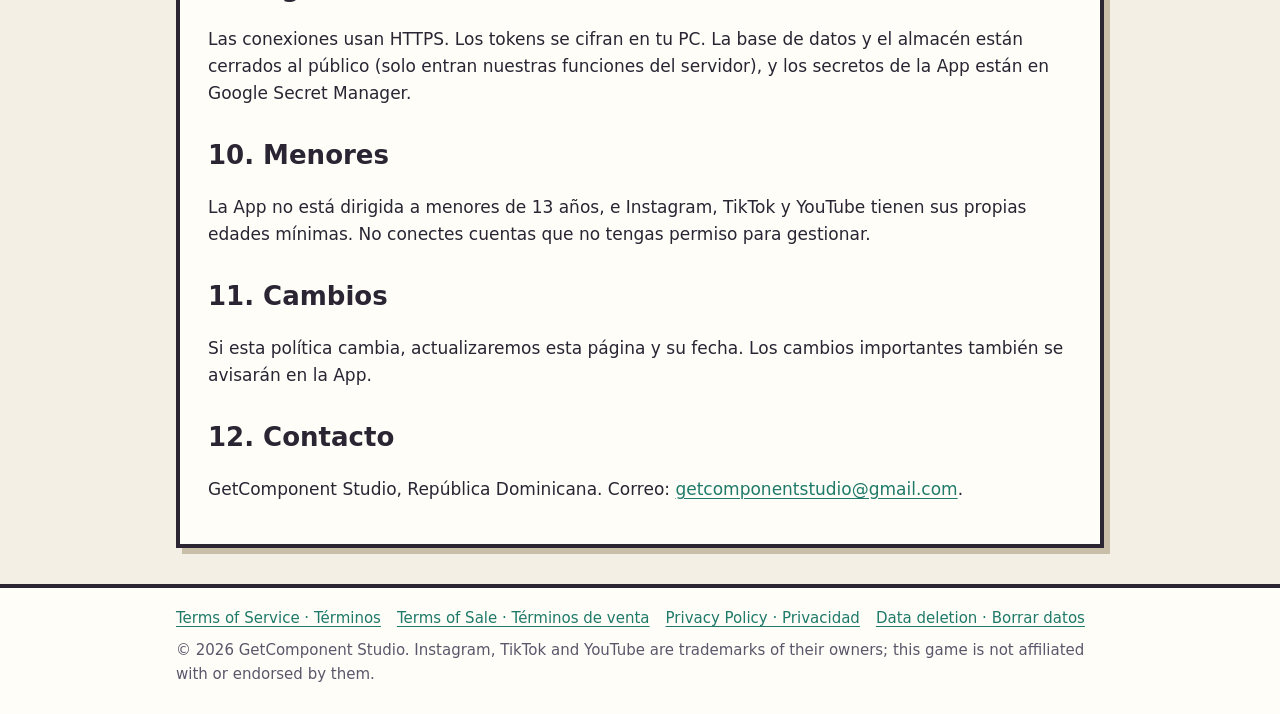
<file: privacidad.html>
<!doctype html>
<html lang="en">
<head>
<meta charset="utf-8">
<meta name="viewport" content="width=device-width, initial-scale=1">
<title>Privacy Policy · Pixel Agent Department</title>
<meta name="description" content="What data Pixel Agent Department accesses from Instagram, TikTok and YouTube, where it is stored, and how to delete it.">
<link rel="icon" href="img/icono_64.png" type="image/png">
<link rel="stylesheet" href="estilo.css">
</head>
<body>
<header class="cabecera">
  <div class="envoltura">
    <a class="marca" href="/"><img src="img/icono_256.png" alt="" width="40" height="40"><span class="nombres"><span class="estudio">GetComponent Studio</span><span class="producto">Pixel Agent Department</span></span></a>
    <nav class="menu" aria-label="Main">
      <a href="/">Home · Inicio</a>
      <a href="terminos.html">Terms · Términos</a>
      <a href="privacidad.html" aria-current="page">Privacy · Privacidad</a>
      <a href="borrar-datos.html">Data deletion · Borrar datos</a>
    </nav>
  </div>
</header>

<main class="envoltura">
  <div class="idiomas"><a href="#en">English</a><a href="#es">Español</a></div>

  <!-- ===================== ENGLISH ===================== -->
  <article class="documento" id="en" lang="en">
    <h1>Privacy Policy</h1>
    <p class="fecha">Last updated: November 11, 2026</p>

    <p>This policy explains what data <strong>Pixel Agent Department</strong> (the "App": the Windows game, its local engine and our server) accesses, why, where it is stored and how you can delete it. The App is made by GetComponent Studio ("we"). Contact: <a href="mailto:getcomponentstudio@gmail.com">getcomponentstudio@gmail.com</a>.</p>

    <h2>1. Summary</h2>
    <ul>
      <li>Your <strong>videos go directly from your PC</strong> to Instagram, TikTok or YouTube. They never pass through our server.</li>
      <li>Your <strong>access tokens are stored encrypted on your PC</strong> (Windows DPAPI). Our server only relays them once during sign-in and deletes them.</li>
      <li>Our server keeps an <strong>anonymous installation ID</strong>, your plan, AI usage counters and the name/ID of the accounts you connected.</li>
      <li>We do <strong>not sell</strong> data, show ads, use tracking cookies or analytics, or share data between users.</li>
      <li>Nothing is published or replied to without your approval in the App.</li>
    </ul>

    <h2>2. Data we access from each network</h2>
    <p>We only access a network after you sign in on its official page and grant permission. We use only the official APIs and only for the features listed here.</p>
    <table>
      <tr><th>Network</th><th>Permission</th><th>What we access</th><th>What it is used for</th></tr>
      <tr><td rowspan="2">YouTube (YouTube API Services)</td><td><code>youtube.readonly</code></td><td>Your channel name and ID, subscriber count, your uploaded videos and their views, likes and comments counts</td><td>Show the connected channel and the stats of your videos in the YouTube office</td></tr>
      <tr><td><code>youtube.upload</code></td><td>Uploading videos you approved, with title, description, visibility and date</td><td>Publish your Shorts</td></tr>
      <tr><td rowspan="4">Instagram (professional account)</td><td><code>instagram_basic</code></td><td>Username, profile picture, followers, your media with likes and comments counts</td><td>Show the account and the stats of your Reels in the Instagram office</td></tr>
      <tr><td><code>instagram_content_publish</code></td><td>Publishing Reels you approved</td><td>Publish your Reels</td></tr>
      <tr><td><code>instagram_manage_comments</code></td><td>Comments on your media (text, username, time); posting replies</td><td>Show new comments and post the replies you approve</td></tr>
      <tr><td><code>instagram_manage_messages</code></td><td>Sending one private reply to a person who commented</td><td>Send the private replies you approve</td></tr>
      <tr><td rowspan="4">TikTok</td><td><code>user.info.basic</code>, <code>user.info.profile</code></td><td>Open ID, display name, username, avatar, profile link</td><td>Show which account is connected</td></tr>
      <tr><td><code>user.info.stats</code></td><td>Followers, likes and video counts</td><td>Show account stats in the TikTok office</td></tr>
      <tr><td><code>video.list</code></td><td>Your public videos with views, likes, comments and shares counts</td><td>Show the stats of what you published</td></tr>
      <tr><td><code>video.upload</code>, <code>video.publish</code></td><td>Uploading and posting videos you approved, with caption and privacy settings</td><td>Publish your TikTok videos</td></tr>
    </table>

    <h2>3. Where data is stored</h2>
    <h3>On your PC</h3>
    <p>Access and refresh tokens, connected account info, your job queue (titles, captions, dates, links and status of your posts) and the stats shown in the offices are stored in <code>%LOCALAPPDATA%\PixelAgentDepartment</code>. Tokens are encrypted with Windows DPAPI, so only your Windows user on that PC can read them. Your video files stay where you keep them.</p>
    <h3>The background program (night shift)</h3>
    <p>The App includes a small program, the <strong>engine</strong>, that does the real work on your PC (cutting videos, publishing and replying to comments). It has no window. In Windows Task Manager it appears as <strong>«Pixel Agent - Turno nocturno»</strong>. It starts when you open the game and keeps running after you close it, so scheduled posts go out on time; it stops when you shut down or restart your PC.</p>
    <p>If you turn on the <strong>night shift</strong> (talk to the floor manager in the game), the engine also starts by itself when you sign in to Windows, so it can publish what you scheduled and reply to comments even if you do not open the game. To do this, the App adds one entry for your Windows user only (<code>HKEY_CURRENT_USER\Software\Microsoft\Windows\CurrentVersion\Run</code>, value <code>PixelAgentDepartmentTurnoNocturno</code>); it needs no administrator rights. Turning the night shift off removes that entry. You can also end the program at any time from Task Manager. The night shift sends nothing new to our server: it only does what you already scheduled or set up in the App.</p>
    <h3>On our server (Google Firebase, United States)</h3>
    <ul>
      <li><strong>Installation record:</strong> an anonymous ID (no name, email or password), the engine version, the Windows version, first and last start and number of starts, your plan and subscription end date.</li>
      <li><strong>License:</strong> to tie the full version to one PC, the App sends a PC identifier: a one-way summary (hash) of the Windows machine ID, not the ID itself. Our server signs your license with it and does not use it for anything else.</li>
      <li><strong>Purchases (full version, paid with PayPal):</strong> the PayPal order number, the payer ID that PayPal gives us, the payment (capture) number, the product, price, currency, date and status of the payment, the license key and the installation it belongs to. <strong>We never see your card or bank details</strong>: you pay on PayPal's site and PayPal only tells us whether the payment went through. We use these records to deliver and recover your license, check that a payment is real, and handle claims and accounting.</li>
      <li><strong>Connected accounts:</strong> for Instagram, the IDs and usernames of the accounts you shared; for TikTok, your open ID and username; and the connection date. <strong>Never tokens.</strong></li>
      <li><strong>AI usage:</strong> monthly counters (number of requests, tokens and cost), to apply your plan's limits.</li>
      <li><strong>Sign-in relay:</strong> when you sign in to Instagram or TikTok, our server exchanges the authorization code (this needs the App secret, which only lives on the server) and keeps the result until your App collects it. It is deleted when collected; if it is not collected, it can no longer be used after 15 minutes and is deleted automatically within 24 hours.</li>
      <li><strong>TikTok token renewal:</strong> your App sends the refresh token to our server, which renews it with TikTok and returns the new tokens without storing them.</li>
      <li><strong>Technical logs</strong> (Google Cloud Logging): request time, anonymous ID, errors. They do not contain tokens or your texts. Google keeps them for 30 days.</li>
    </ul>

    <h2>4. AI-written captions</h2>
    <p>If your plan includes AI captions, the information you type about a clip (title, topic, tone, language and target networks) is sent through our server to <strong>Anthropic</strong> (Claude API) to write the captions. <strong>The video is not sent.</strong> We do not store the texts on our server. Anthropic processes them under its commercial terms. You always review and can edit the captions before anything is published.</p>

    <h2>5. Service providers</h2>
    <ul>
      <li><strong>Google Firebase / Google Cloud</strong> (server, database, logs): <a href="https://policies.google.com/privacy">Google Privacy Policy</a>.</li>
      <li><strong>Anthropic</strong> (AI captions): <a href="https://www.anthropic.com/legal/privacy">Anthropic Privacy Policy</a>.</li>
      <li><strong>PayPal</strong> (payments for the full version): <a href="https://www.paypal.com/myaccount/privacy/privacyhub">PayPal Privacy Statement</a>. PayPal processes the payment and your payment details under its own policy.</li>
      <li><strong>Meta / Instagram</strong>, <strong>TikTok</strong> and <strong>Google / YouTube</strong> receive what you publish through their APIs, under their own policies.</li>
    </ul>

    <h2>6. YouTube and Google user data</h2>
    <p>The App uses <strong>YouTube API Services</strong>. By connecting YouTube you agree to the <a href="https://www.youtube.com/t/terms">YouTube Terms of Service</a>, and Google's processing is covered by the <a href="https://policies.google.com/privacy">Google Privacy Policy</a>. You can revoke the App's access at any time from your <a href="https://myaccount.google.com/permissions">Google Account permissions page</a>.</p>
    <p>Pixel Agent Department's use and transfer of information received from Google APIs adheres to the <a href="https://developers.google.com/terms/api-services-user-data-policy">Google API Services User Data Policy</a>, including the Limited Use requirements. We do not use YouTube data for advertising, do not sell it, do not let humans read it (except with your consent for support, for security, or to comply with the law), and do not use it to train AI models.</p>

    <h2>7. How long we keep data</h2>
    <ul>
      <li>On your PC: until you disconnect the account (the token is deleted) or delete the App's folder.</li>
      <li>Stats shown in the offices are fetched again from each network when you open them.</li>
      <li>On our server: the installation record and usage counters while you use the App; we delete them on request (see <a href="borrar-datos.html">Data deletion</a>).</li>
      <li>Purchase records: while your license exists and for as long as tax and accounting rules require us to keep proof of the sale. If you ask us to delete your data, we unlink them from your installation but keep the payment record itself for that time. PayPal keeps its own records under its policy.</li>
    </ul>

    <h2>8. Your choices and rights</h2>
    <p>You can disconnect any network in the App (<em>Accounts → Disconnect</em>) and revoke access on the network itself:</p>
    <ul>
      <li>Google / YouTube: <a href="https://myaccount.google.com/permissions">myaccount.google.com/permissions</a></li>
      <li>Instagram: Instagram app → Settings → <em>Website permissions</em> → <em>Apps and websites</em> → remove "Pixel Agent Department"</li>
      <li>TikTok: TikTok app → Settings and privacy → <em>Security &amp; permissions</em> → <em>Apps and services</em> → remove "Pixel Agent Department"</li>
    </ul>
    <p>You can ask us to access, correct or delete the data on our server by writing to <a href="mailto:getcomponentstudio@gmail.com">getcomponentstudio@gmail.com</a>. Instructions: <a href="borrar-datos.html">Data deletion</a>.</p>

    <h2>9. Security</h2>
    <p>Connections use HTTPS. Tokens are encrypted on your PC. Our database and storage are closed to the public (only our server functions can access them), and app secrets are kept in Google Secret Manager.</p>

    <h2>10. Children</h2>
    <p>The App is not directed to children under 13, and Instagram, TikTok and YouTube have their own minimum ages. Do not connect accounts that you are not allowed to manage.</p>

    <h2>11. Changes</h2>
    <p>If this policy changes, we will update this page and its date. Important changes will also be announced in the App.</p>

    <h2>12. Contact</h2>
    <p>GetComponent Studio, the Dominican Republic. Email: <a href="mailto:getcomponentstudio@gmail.com">getcomponentstudio@gmail.com</a>.</p>
  </article>

  <!-- ===================== ESPAÑOL ===================== -->
  <article class="documento" id="es" lang="es">
    <h1>Política de privacidad</h1>
    <p class="fecha">Última actualización: 11 de noviembre de 2026</p>

    <p>Esta política explica qué datos usa <strong>Pixel Agent Department</strong> (la «App»: el juego para Windows, su motor local y nuestro servidor), para qué, dónde se guardan y cómo puedes borrarlos. La App la hace GetComponent Studio («nosotros»). Contacto: <a href="mailto:getcomponentstudio@gmail.com">getcomponentstudio@gmail.com</a>.</p>

    <h2>1. Resumen</h2>
    <ul>
      <li>Tus <strong>videos van directos de tu PC</strong> a Instagram, TikTok o YouTube. Nunca pasan por nuestro servidor.</li>
      <li>Los <strong>accesos a tus cuentas (tokens) se guardan cifrados en tu PC</strong> (DPAPI de Windows). Nuestro servidor solo los pasa una vez al conectar la cuenta y los borra.</li>
      <li>Nuestro servidor guarda un <strong>identificador anónimo</strong> de la instalación, tu plan, el uso de la IA y el nombre y el ID de las cuentas que conectaste.</li>
      <li><strong>No vendemos</strong> datos, no ponemos anuncios, no usamos cookies de seguimiento ni analítica, y no compartimos datos entre usuarios.</li>
      <li>No se publica ni se responde nada sin tu aprobación en la App.</li>
    </ul>

    <h2>2. Datos que usamos de cada red</h2>
    <p>Solo entramos en una red después de que inicies sesión en su página oficial y des permiso. Usamos solo las API oficiales y solo para lo que se explica aquí.</p>
    <table>
      <tr><th>Red</th><th>Permiso</th><th>Qué datos</th><th>Para qué</th></tr>
      <tr><td rowspan="2">YouTube (servicios de la API de YouTube)</td><td><code>youtube.readonly</code></td><td>Nombre e ID del canal, suscriptores, tus videos y sus vistas, likes y comentarios</td><td>Mostrar el canal conectado y los números de tus videos en la oficina de YouTube</td></tr>
      <tr><td><code>youtube.upload</code></td><td>Subir los videos que apruebas, con título, descripción, visibilidad y fecha</td><td>Publicar tus Shorts</td></tr>
      <tr><td rowspan="4">Instagram (cuenta profesional)</td><td><code>instagram_basic</code></td><td>Usuario, foto de perfil, seguidores, tus publicaciones con likes y comentarios</td><td>Mostrar la cuenta y los números de tus Reels en la oficina de Instagram</td></tr>
      <tr><td><code>instagram_content_publish</code></td><td>Publicar los Reels que apruebas</td><td>Publicar tus Reels</td></tr>
      <tr><td><code>instagram_manage_comments</code></td><td>Comentarios de tus publicaciones (texto, usuario y hora); publicar respuestas</td><td>Mostrar los comentarios nuevos y publicar las respuestas que apruebas</td></tr>
      <tr><td><code>instagram_manage_messages</code></td><td>Enviar una respuesta privada a quien comentó</td><td>Enviar las respuestas privadas que apruebas</td></tr>
      <tr><td rowspan="4">TikTok</td><td><code>user.info.basic</code>, <code>user.info.profile</code></td><td>Open ID, nombre, usuario, avatar y enlace al perfil</td><td>Mostrar qué cuenta está conectada</td></tr>
      <tr><td><code>user.info.stats</code></td><td>Seguidores, likes y número de videos</td><td>Mostrar los números de la cuenta en la oficina de TikTok</td></tr>
      <tr><td><code>video.list</code></td><td>Tus videos públicos con vistas, likes, comentarios y compartidos</td><td>Mostrar los números de lo que publicaste</td></tr>
      <tr><td><code>video.upload</code>, <code>video.publish</code></td><td>Subir y publicar los videos que apruebas, con su texto y su privacidad</td><td>Publicar tus videos de TikTok</td></tr>
    </table>

    <h2>3. Dónde se guardan</h2>
    <h3>En tu PC</h3>
    <p>Los tokens de acceso y de renovación, los datos de las cuentas conectadas, tu cola de trabajos (títulos, textos, fechas, enlaces y estado de tus publicaciones) y los números que se ven en las oficinas se guardan en <code>%LOCALAPPDATA%\PixelAgentDepartment</code>. Los tokens se cifran con DPAPI de Windows: solo tu usuario de Windows en esa PC puede leerlos. Tus archivos de video se quedan donde los tengas.</p>
    <h3>El programa de fondo (turno nocturno)</h3>
    <p>La App incluye un programa pequeño, el <strong>Motor</strong>, que hace el trabajo de verdad en tu PC (cortar videos, publicar y responder comentarios). No tiene ventana. En el Administrador de tareas de Windows aparece como <strong>«Pixel Agent - Turno nocturno»</strong>. Arranca al abrir el juego y sigue funcionando cuando lo cierras, para que lo programado salga a su hora; se detiene al apagar o reiniciar la PC.</p>
    <p>Si activas el <strong>turno nocturno</strong> (hablando con el jefe de piso en el juego), el Motor además arranca solo al iniciar sesión en Windows, para publicar lo que programaste y responder comentarios aunque no abras el juego. Para eso la App añade una entrada solo para tu usuario de Windows (<code>HKEY_CURRENT_USER\Software\Microsoft\Windows\CurrentVersion\Run</code>, valor <code>PixelAgentDepartmentTurnoNocturno</code>); no necesita permisos de administrador. Al quitar el turno nocturno, esa entrada se borra. También puedes cerrar el programa cuando quieras desde el Administrador de tareas. El turno nocturno no envía nada nuevo a nuestro servidor: solo hace lo que ya programaste o configuraste en la App.</p>
    <h3>En nuestro servidor (Google Firebase, Estados Unidos)</h3>
    <ul>
      <li><strong>Ficha de la instalación:</strong> un identificador anónimo (sin nombre, correo ni contraseña), la versión del motor, la versión de Windows, el primer y el último arranque y el número de arranques, tu plan y la fecha de fin de la suscripción.</li>
      <li><strong>Licencia:</strong> para que la versión completa valga en una sola PC, la App manda un identificador de la PC: un resumen de un solo sentido (hash) del identificador de Windows, no el identificador en sí. Nuestro servidor firma con él tu licencia y no lo usa para nada más.</li>
      <li><strong>Compras (versión completa, pagada con PayPal):</strong> el número del pedido de PayPal, el identificador de comprador que nos da PayPal, el número del cobro, el producto, el precio, la moneda, la fecha y el estado del pago, la clave de licencia y la instalación a la que pertenece. <strong>Nunca vemos los datos de tu tarjeta ni de tu banco</strong>: pagas en la página de PayPal y PayPal solo nos dice si el pago se completó. Usamos estos datos para entregarte y recuperar tu licencia, comprobar que el pago es real y atender reclamaciones y la contabilidad.</li>
      <li><strong>Cuentas conectadas:</strong> en Instagram, los ID y nombres de usuario de las cuentas que compartiste; en TikTok, tu open ID y tu nombre de usuario; y la fecha de conexión. <strong>Nunca los tokens.</strong></li>
      <li><strong>Uso de la IA:</strong> contadores por mes (encargos, tokens y coste), para aplicar los límites de tu plan.</li>
      <li><strong>Paso del inicio de sesión:</strong> al conectar Instagram o TikTok, nuestro servidor canjea el código de autorización (hace falta el secreto de la App, que solo está en el servidor) y guarda el resultado hasta que tu App lo recoge. Se borra al recogerlo; si nadie lo recoge, deja de servir a los 15 minutos y se borra solo en menos de 24 horas.</li>
      <li><strong>Renovación del token de TikTok:</strong> tu App manda el token de renovación a nuestro servidor, que lo renueva con TikTok y devuelve los tokens nuevos sin guardarlos.</li>
      <li><strong>Registros técnicos</strong> (Google Cloud Logging): hora de cada petición, identificador anónimo y errores. No contienen tokens ni tus textos. Google los guarda 30 días.</li>
    </ul>

    <h2>4. Textos escritos con IA</h2>
    <p>Si tu plan incluye los textos con IA, lo que escribes sobre un clip (título, tema, tono, idioma y redes) se envía, a través de nuestro servidor, a <strong>Anthropic</strong> (API de Claude) para redactar los textos. <strong>El video no se envía.</strong> No guardamos los textos en nuestro servidor. Anthropic los trata según sus condiciones comerciales. Siempre revisas y puedes cambiar los textos antes de publicar.</p>

    <h2>5. Proveedores</h2>
    <ul>
      <li><strong>Google Firebase / Google Cloud</strong> (servidor, base de datos y registros): <a href="https://policies.google.com/privacy?hl=es">Política de privacidad de Google</a>.</li>
      <li><strong>Anthropic</strong> (textos con IA): <a href="https://www.anthropic.com/legal/privacy">Política de privacidad de Anthropic</a>.</li>
      <li><strong>PayPal</strong> (pagos de la versión completa): <a href="https://www.paypal.com/myaccount/privacy/privacyhub">Declaración de privacidad de PayPal</a>. PayPal procesa el pago y tus datos de pago según su propia política.</li>
      <li><strong>Meta / Instagram</strong>, <strong>TikTok</strong> y <strong>Google / YouTube</strong> reciben lo que publicas por sus API, según sus propias políticas.</li>
    </ul>

    <h2>6. Datos de YouTube y de Google</h2>
    <p>La App usa los <strong>servicios de la API de YouTube</strong>. Al conectar YouTube aceptas los <a href="https://www.youtube.com/t/terms">Términos del servicio de YouTube</a>, y lo que hace Google con tus datos lo cubre la <a href="https://policies.google.com/privacy?hl=es">Política de privacidad de Google</a>. Puedes retirar el acceso de la App cuando quieras en los <a href="https://myaccount.google.com/permissions">permisos de tu cuenta de Google</a>.</p>
    <p>El uso y la transferencia que hace Pixel Agent Department de la información recibida de las API de Google cumplen la <a href="https://developers.google.com/terms/api-services-user-data-policy">Política de datos de usuario de los servicios de API de Google</a>, incluidos los requisitos de uso limitado. No usamos los datos de YouTube para publicidad, no los vendemos, no los lee ninguna persona (salvo con tu permiso para darte soporte, por seguridad o por ley) y no los usamos para entrenar modelos de IA.</p>

    <h2>7. Cuánto tiempo se guardan</h2>
    <ul>
      <li>En tu PC: hasta que desconectas la cuenta (se borra el token) o borras la carpeta de la App.</li>
      <li>Los números de las oficinas se vuelven a pedir a cada red cuando las abres.</li>
      <li>En nuestro servidor: la ficha y los contadores, mientras uses la App; los borramos si lo pides (ver <a href="borrar-datos.html#es">Borrar datos</a>).</li>
      <li>Datos de las compras: mientras exista tu licencia y el tiempo que las normas fiscales y contables nos obliguen a guardar la prueba de la venta. Si nos pides borrar tus datos, los separamos de tu instalación, pero el registro del pago se guarda ese tiempo. PayPal guarda sus propios registros según su política.</li>
    </ul>

    <h2>8. Lo que puedes hacer</h2>
    <p>Puedes desconectar cada red en la App (<em>Cuentas → Desconectar</em>) y quitar el acceso en la propia red:</p>
    <ul>
      <li>Google / YouTube: <a href="https://myaccount.google.com/permissions">myaccount.google.com/permissions</a></li>
      <li>Instagram: app de Instagram → Configuración → <em>Permisos de sitios web</em> → <em>Apps y sitios web</em> → quitar «Pixel Agent Department»</li>
      <li>TikTok: app de TikTok → Ajustes y privacidad → <em>Seguridad y permisos</em> → <em>Apps y servicios</em> → quitar «Pixel Agent Department»</li>
    </ul>
    <p>Puedes pedirnos ver, corregir o borrar los datos de nuestro servidor escribiendo a <a href="mailto:getcomponentstudio@gmail.com">getcomponentstudio@gmail.com</a>. Instrucciones: <a href="borrar-datos.html#es">Borrar datos</a>.</p>

    <h2>9. Seguridad</h2>
    <p>Las conexiones usan HTTPS. Los tokens se cifran en tu PC. La base de datos y el almacén están cerrados al público (solo entran nuestras funciones del servidor), y los secretos de la App están en Google Secret Manager.</p>

    <h2>10. Menores</h2>
    <p>La App no está dirigida a menores de 13 años, e Instagram, TikTok y YouTube tienen sus propias edades mínimas. No conectes cuentas que no tengas permiso para gestionar.</p>

    <h2>11. Cambios</h2>
    <p>Si esta política cambia, actualizaremos esta página y su fecha. Los cambios importantes también se avisarán en la App.</p>

    <h2>12. Contacto</h2>
    <p>GetComponent Studio, República Dominicana. Correo: <a href="mailto:getcomponentstudio@gmail.com">getcomponentstudio@gmail.com</a>.</p>
  </article>
</main>

<footer class="pie">
  <div class="envoltura">
    <nav aria-label="Legal">
      <a href="terminos.html">Terms of Service · Términos</a>
      <a href="terminos-venta.html">Terms of Sale · Términos de venta</a>
      <a href="privacidad.html">Privacy Policy · Privacidad</a>
      <a href="borrar-datos.html">Data deletion · Borrar datos</a>
    </nav>
    © 2026 GetComponent Studio. Instagram, TikTok and YouTube are trademarks of their owners; this game is not affiliated with or endorsed by them.
  </div>
</footer>
<script src="https://getcomponentstudio.com/t.js" defer></script>
</body>
</html>
</file>
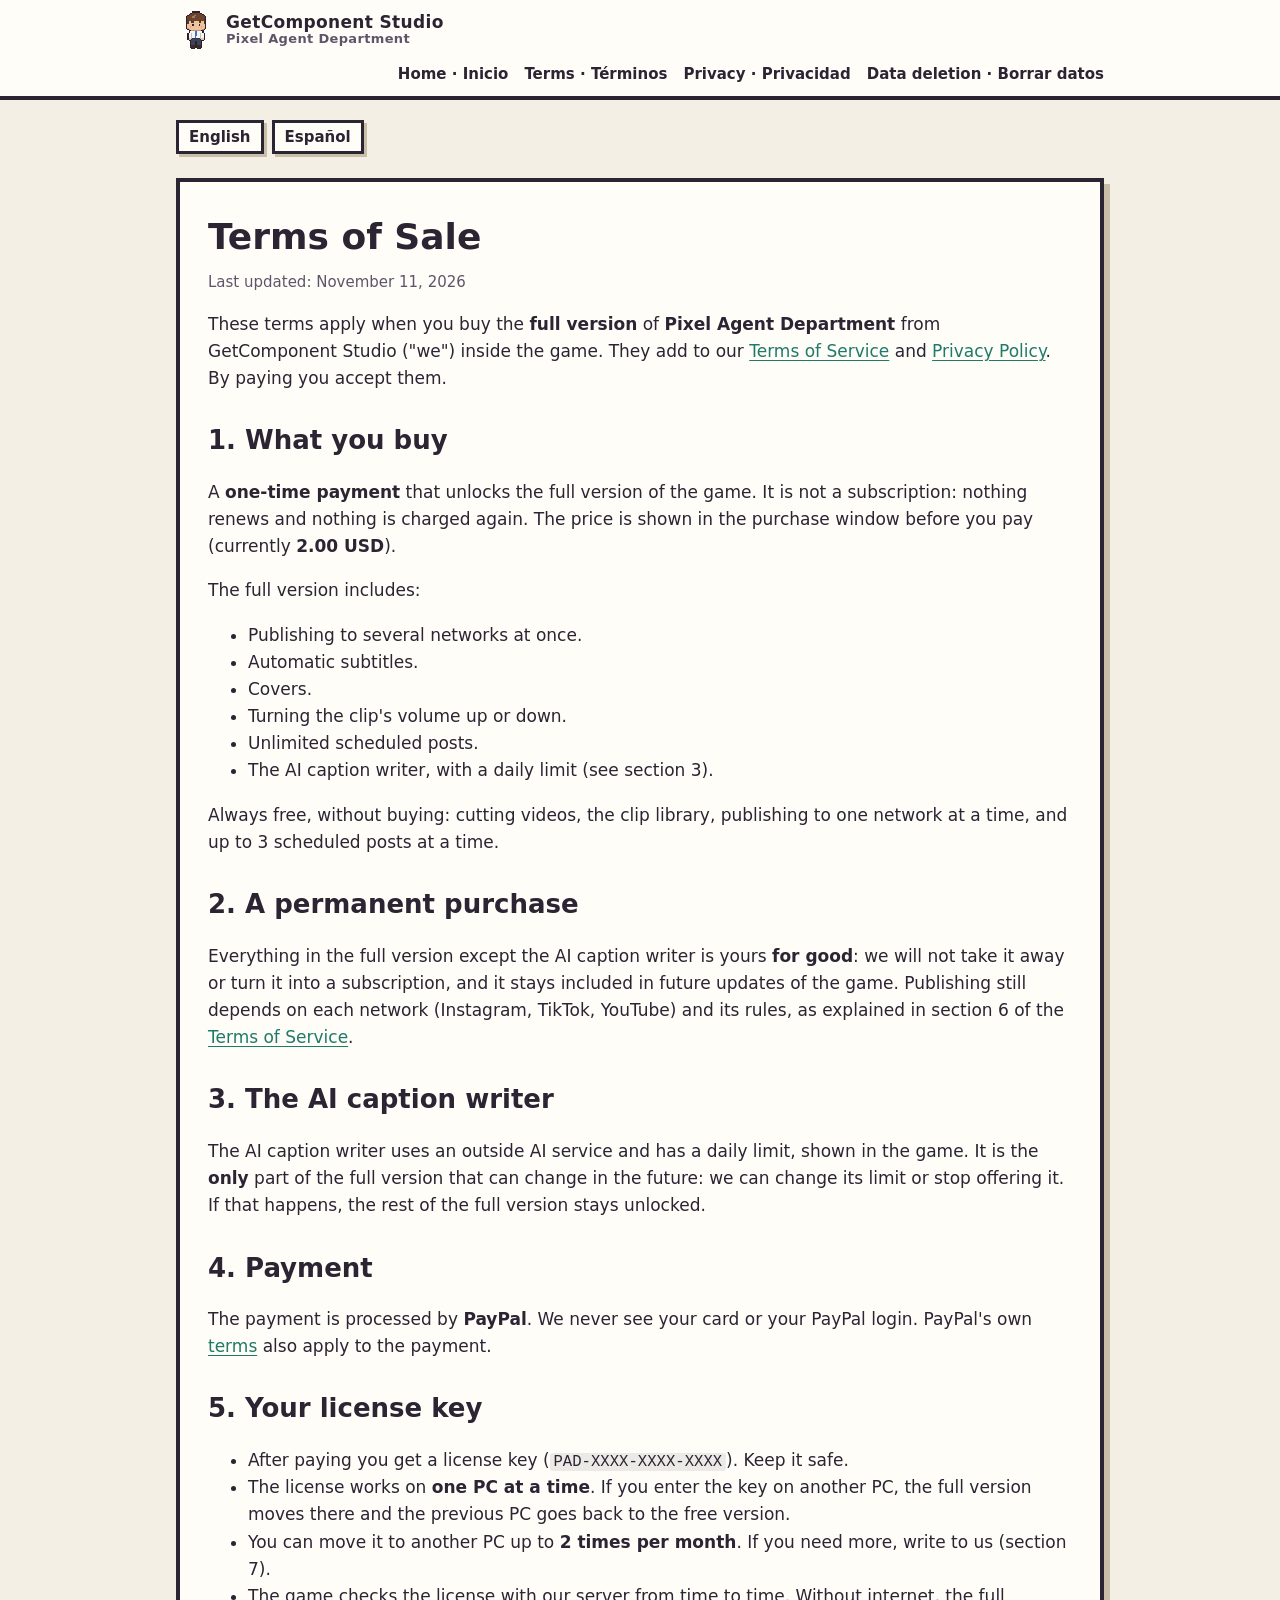
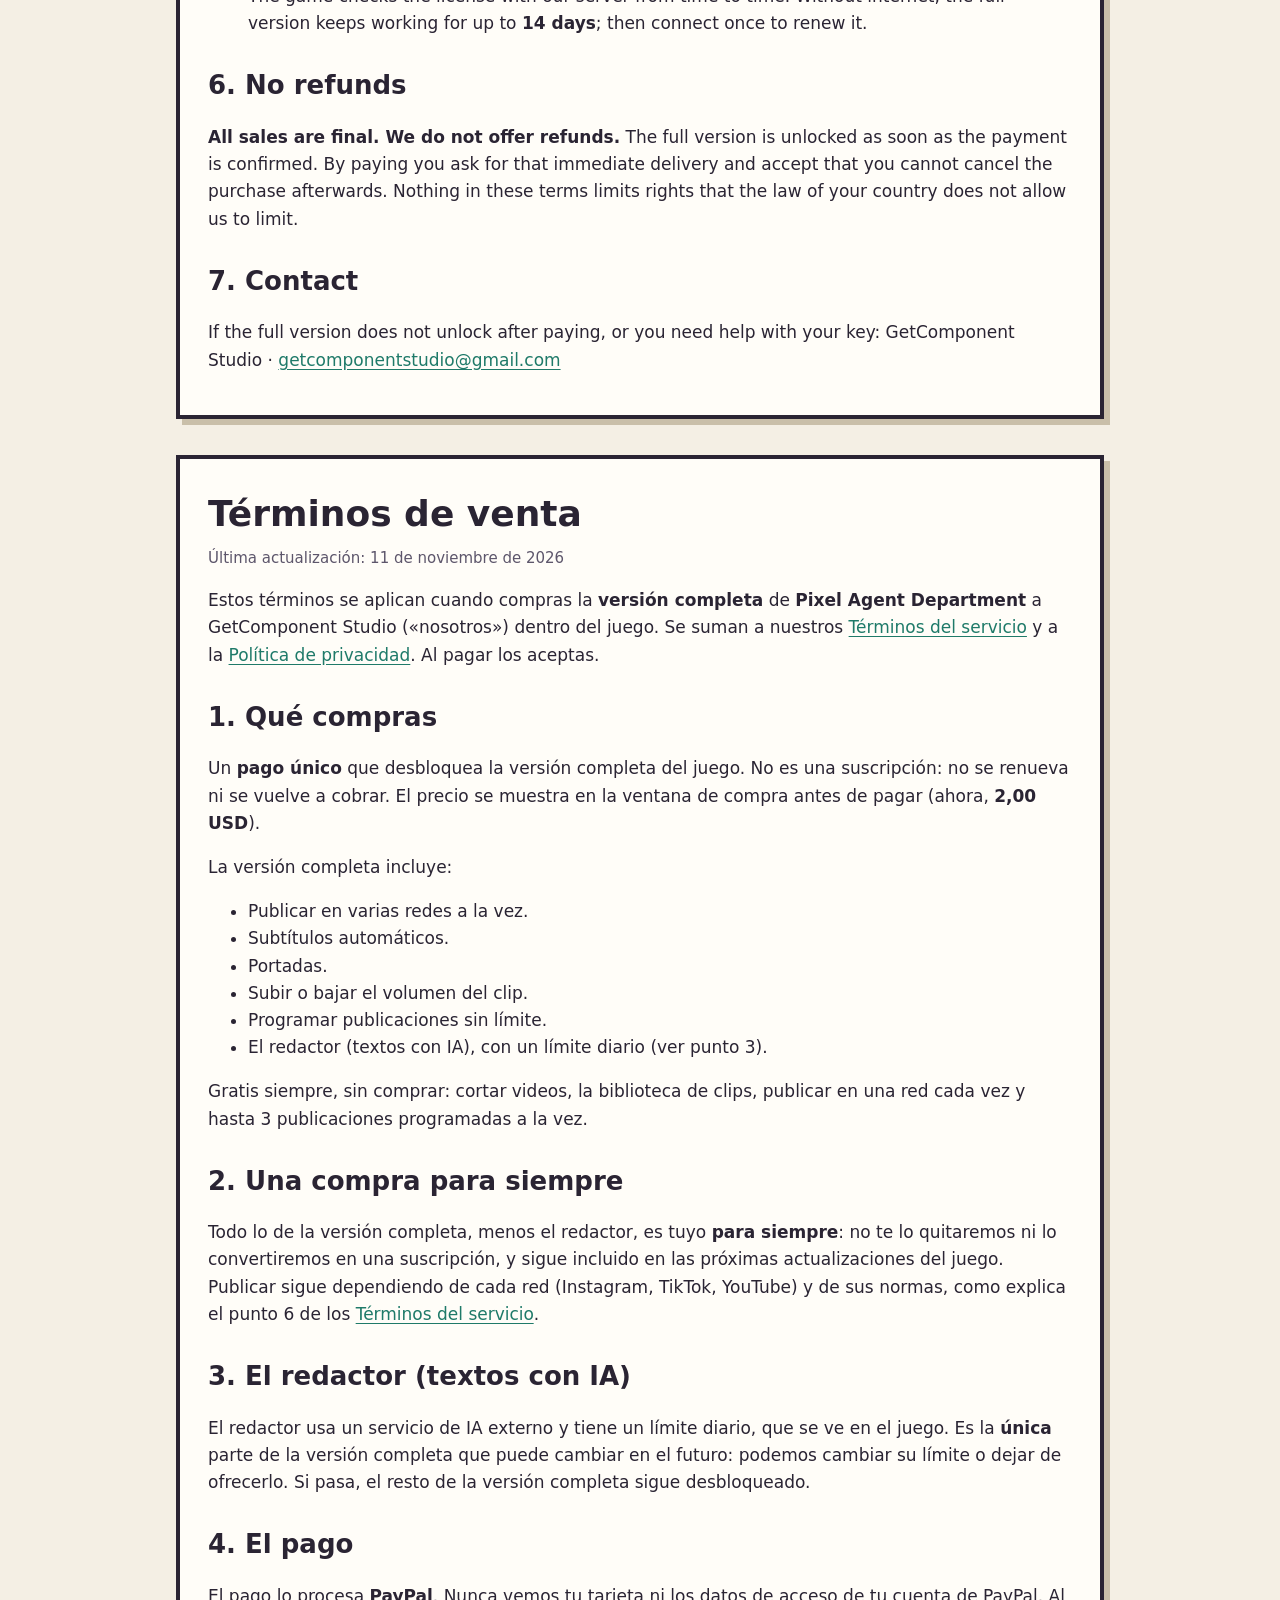
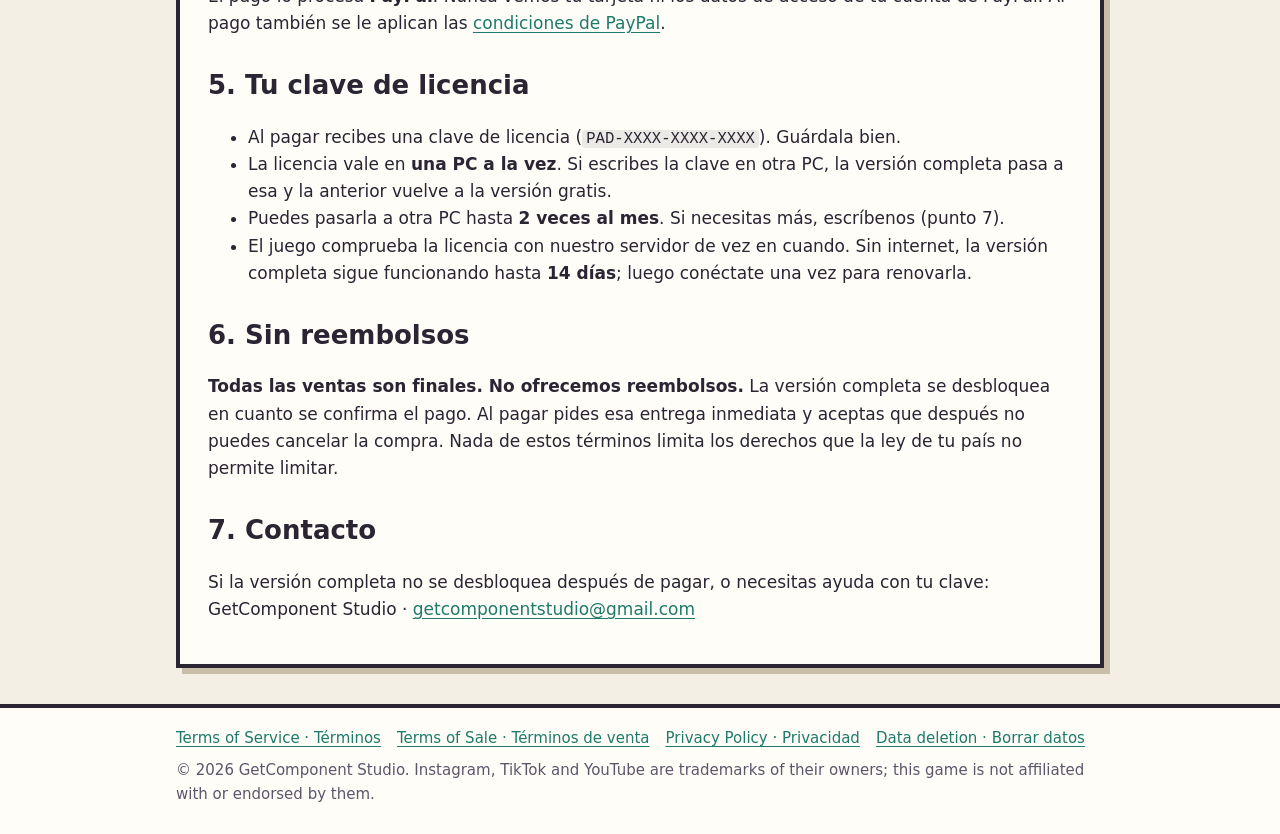
<file: terminos-venta.html>
<!doctype html>
<html lang="en">
<head>
<meta charset="utf-8">
<meta name="viewport" content="width=device-width, initial-scale=1">
<title>Terms of Sale · Pixel Agent Department</title>
<meta name="description" content="Terms of Sale of the full version of Pixel Agent Department: one-time payment with PayPal, license key, what it includes and refunds.">
<link rel="icon" href="img/icono_64.png" type="image/png">
<link rel="stylesheet" href="estilo.css">
</head>
<body>
<header class="cabecera">
  <div class="envoltura">
    <a class="marca" href="/"><img src="img/icono_256.png" alt="" width="40" height="40"><span class="nombres"><span class="estudio">GetComponent Studio</span><span class="producto">Pixel Agent Department</span></span></a>
    <nav class="menu" aria-label="Main">
      <a href="/">Home · Inicio</a>
      <a href="terminos.html">Terms · Términos</a>
      <a href="privacidad.html">Privacy · Privacidad</a>
      <a href="borrar-datos.html">Data deletion · Borrar datos</a>
    </nav>
  </div>
</header>

<main class="envoltura">
  <div class="idiomas"><a href="#en">English</a><a href="#es">Español</a></div>

  <!-- ===================== ENGLISH ===================== -->
  <article class="documento" id="en" lang="en">
    <h1>Terms of Sale</h1>
    <p class="fecha">Last updated: November 11, 2026</p>

    <p>These terms apply when you buy the <strong>full version</strong> of <strong>Pixel Agent Department</strong> from GetComponent Studio ("we") inside the game. They add to our <a href="terminos.html">Terms of Service</a> and <a href="privacidad.html">Privacy Policy</a>. By paying you accept them.</p>

    <h2>1. What you buy</h2>
    <p>A <strong>one-time payment</strong> that unlocks the full version of the game. It is not a subscription: nothing renews and nothing is charged again. The price is shown in the purchase window before you pay (currently <strong>2.00 USD</strong>).</p>
    <p>The full version includes:</p>
    <ul>
      <li>Publishing to several networks at once.</li>
      <li>Automatic subtitles.</li>
      <li>Covers.</li>
      <li>Turning the clip's volume up or down.</li>
      <li>Unlimited scheduled posts.</li>
      <li>The AI caption writer, with a daily limit (see section 3).</li>
    </ul>
    <p>Always free, without buying: cutting videos, the clip library, publishing to one network at a time, and up to 3 scheduled posts at a time.</p>

    <h2>2. A permanent purchase</h2>
    <p>Everything in the full version except the AI caption writer is yours <strong>for good</strong>: we will not take it away or turn it into a subscription, and it stays included in future updates of the game. Publishing still depends on each network (Instagram, TikTok, YouTube) and its rules, as explained in section 6 of the <a href="terminos.html">Terms of Service</a>.</p>

    <h2>3. The AI caption writer</h2>
    <p>The AI caption writer uses an outside AI service and has a daily limit, shown in the game. It is the <strong>only</strong> part of the full version that can change in the future: we can change its limit or stop offering it. If that happens, the rest of the full version stays unlocked.</p>

    <h2>4. Payment</h2>
    <p>The payment is processed by <strong>PayPal</strong>. We never see your card or your PayPal login. PayPal's own <a href="https://www.paypal.com/legalhub/home">terms</a> also apply to the payment.</p>

    <h2>5. Your license key</h2>
    <ul>
      <li>After paying you get a license key (<code>PAD-XXXX-XXXX-XXXX</code>). Keep it safe.</li>
      <li>The license works on <strong>one PC at a time</strong>. If you enter the key on another PC, the full version moves there and the previous PC goes back to the free version.</li>
      <li>You can move it to another PC up to <strong>2 times per month</strong>. If you need more, write to us (section 7).</li>
      <li>The game checks the license with our server from time to time. Without internet, the full version keeps working for up to <strong>14 days</strong>; then connect once to renew it.</li>
    </ul>

    <h2>6. No refunds</h2>
    <p><strong>All sales are final. We do not offer refunds.</strong> The full version is unlocked as soon as the payment is confirmed. By paying you ask for that immediate delivery and accept that you cannot cancel the purchase afterwards. Nothing in these terms limits rights that the law of your country does not allow us to limit.</p>

    <h2>7. Contact</h2>
    <p>If the full version does not unlock after paying, or you need help with your key: GetComponent Studio · <a href="mailto:getcomponentstudio@gmail.com">getcomponentstudio@gmail.com</a></p>
  </article>

  <!-- ===================== ESPAÑOL ===================== -->
  <article class="documento" id="es" lang="es">
    <h1>Términos de venta</h1>
    <p class="fecha">Última actualización: 11 de noviembre de 2026</p>

    <p>Estos términos se aplican cuando compras la <strong>versión completa</strong> de <strong>Pixel Agent Department</strong> a GetComponent Studio («nosotros») dentro del juego. Se suman a nuestros <a href="terminos.html#es">Términos del servicio</a> y a la <a href="privacidad.html#es">Política de privacidad</a>. Al pagar los aceptas.</p>

    <h2>1. Qué compras</h2>
    <p>Un <strong>pago único</strong> que desbloquea la versión completa del juego. No es una suscripción: no se renueva ni se vuelve a cobrar. El precio se muestra en la ventana de compra antes de pagar (ahora, <strong>2,00 USD</strong>).</p>
    <p>La versión completa incluye:</p>
    <ul>
      <li>Publicar en varias redes a la vez.</li>
      <li>Subtítulos automáticos.</li>
      <li>Portadas.</li>
      <li>Subir o bajar el volumen del clip.</li>
      <li>Programar publicaciones sin límite.</li>
      <li>El redactor (textos con IA), con un límite diario (ver punto 3).</li>
    </ul>
    <p>Gratis siempre, sin comprar: cortar videos, la biblioteca de clips, publicar en una red cada vez y hasta 3 publicaciones programadas a la vez.</p>

    <h2>2. Una compra para siempre</h2>
    <p>Todo lo de la versión completa, menos el redactor, es tuyo <strong>para siempre</strong>: no te lo quitaremos ni lo convertiremos en una suscripción, y sigue incluido en las próximas actualizaciones del juego. Publicar sigue dependiendo de cada red (Instagram, TikTok, YouTube) y de sus normas, como explica el punto 6 de los <a href="terminos.html#es">Términos del servicio</a>.</p>

    <h2>3. El redactor (textos con IA)</h2>
    <p>El redactor usa un servicio de IA externo y tiene un límite diario, que se ve en el juego. Es la <strong>única</strong> parte de la versión completa que puede cambiar en el futuro: podemos cambiar su límite o dejar de ofrecerlo. Si pasa, el resto de la versión completa sigue desbloqueado.</p>

    <h2>4. El pago</h2>
    <p>El pago lo procesa <strong>PayPal</strong>. Nunca vemos tu tarjeta ni los datos de acceso de tu cuenta de PayPal. Al pago también se le aplican las <a href="https://www.paypal.com/legalhub/home">condiciones de PayPal</a>.</p>

    <h2>5. Tu clave de licencia</h2>
    <ul>
      <li>Al pagar recibes una clave de licencia (<code>PAD-XXXX-XXXX-XXXX</code>). Guárdala bien.</li>
      <li>La licencia vale en <strong>una PC a la vez</strong>. Si escribes la clave en otra PC, la versión completa pasa a esa y la anterior vuelve a la versión gratis.</li>
      <li>Puedes pasarla a otra PC hasta <strong>2 veces al mes</strong>. Si necesitas más, escríbenos (punto 7).</li>
      <li>El juego comprueba la licencia con nuestro servidor de vez en cuando. Sin internet, la versión completa sigue funcionando hasta <strong>14 días</strong>; luego conéctate una vez para renovarla.</li>
    </ul>

    <h2>6. Sin reembolsos</h2>
    <p><strong>Todas las ventas son finales. No ofrecemos reembolsos.</strong> La versión completa se desbloquea en cuanto se confirma el pago. Al pagar pides esa entrega inmediata y aceptas que después no puedes cancelar la compra. Nada de estos términos limita los derechos que la ley de tu país no permite limitar.</p>

    <h2>7. Contacto</h2>
    <p>Si la versión completa no se desbloquea después de pagar, o necesitas ayuda con tu clave: GetComponent Studio · <a href="mailto:getcomponentstudio@gmail.com">getcomponentstudio@gmail.com</a></p>
  </article>
</main>

<footer class="pie">
  <div class="envoltura">
    <nav aria-label="Legal">
      <a href="terminos.html">Terms of Service · Términos</a>
      <a href="terminos-venta.html" aria-current="page">Terms of Sale · Términos de venta</a>
      <a href="privacidad.html">Privacy Policy · Privacidad</a>
      <a href="borrar-datos.html">Data deletion · Borrar datos</a>
    </nav>
    © 2026 GetComponent Studio. Instagram, TikTok and YouTube are trademarks of their owners; this game is not affiliated with or endorsed by them.
  </div>
</footer>
<script src="https://getcomponentstudio.com/t.js" defer></script>
</body>
</html>
</file>
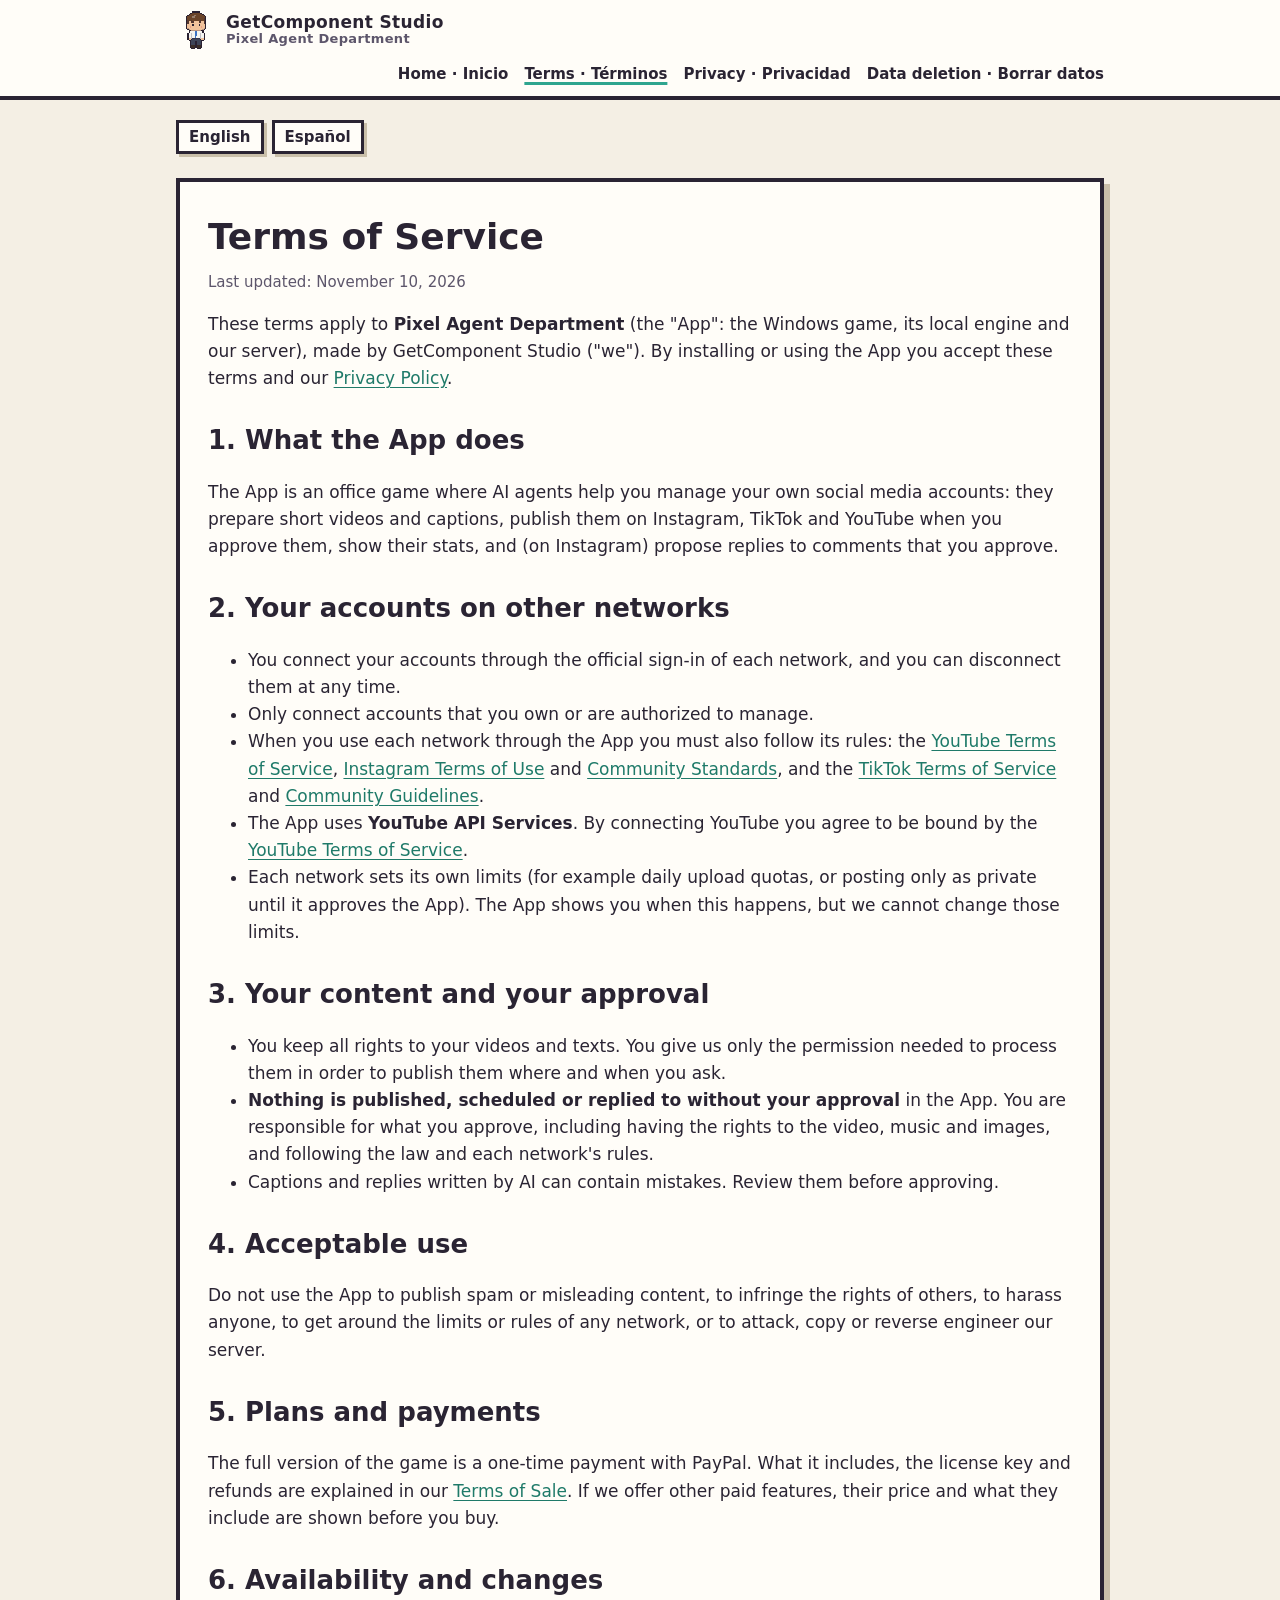
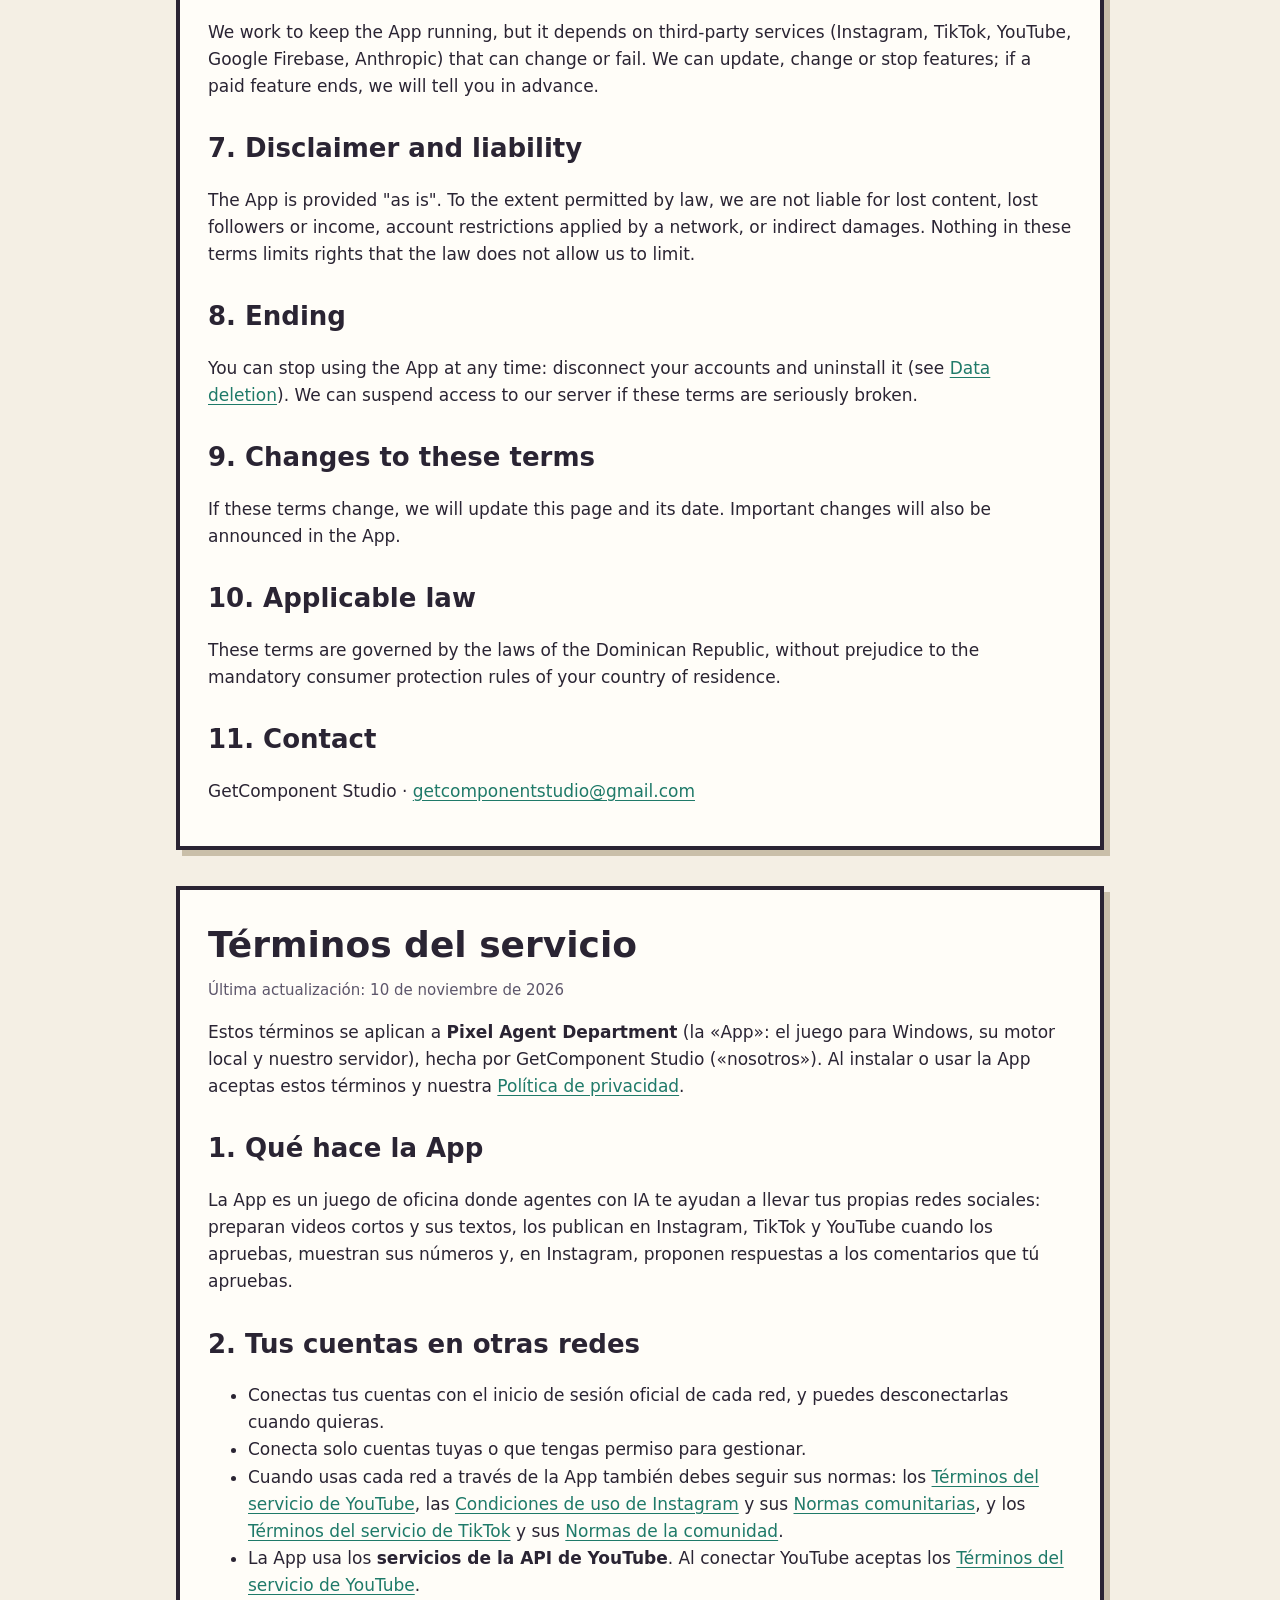
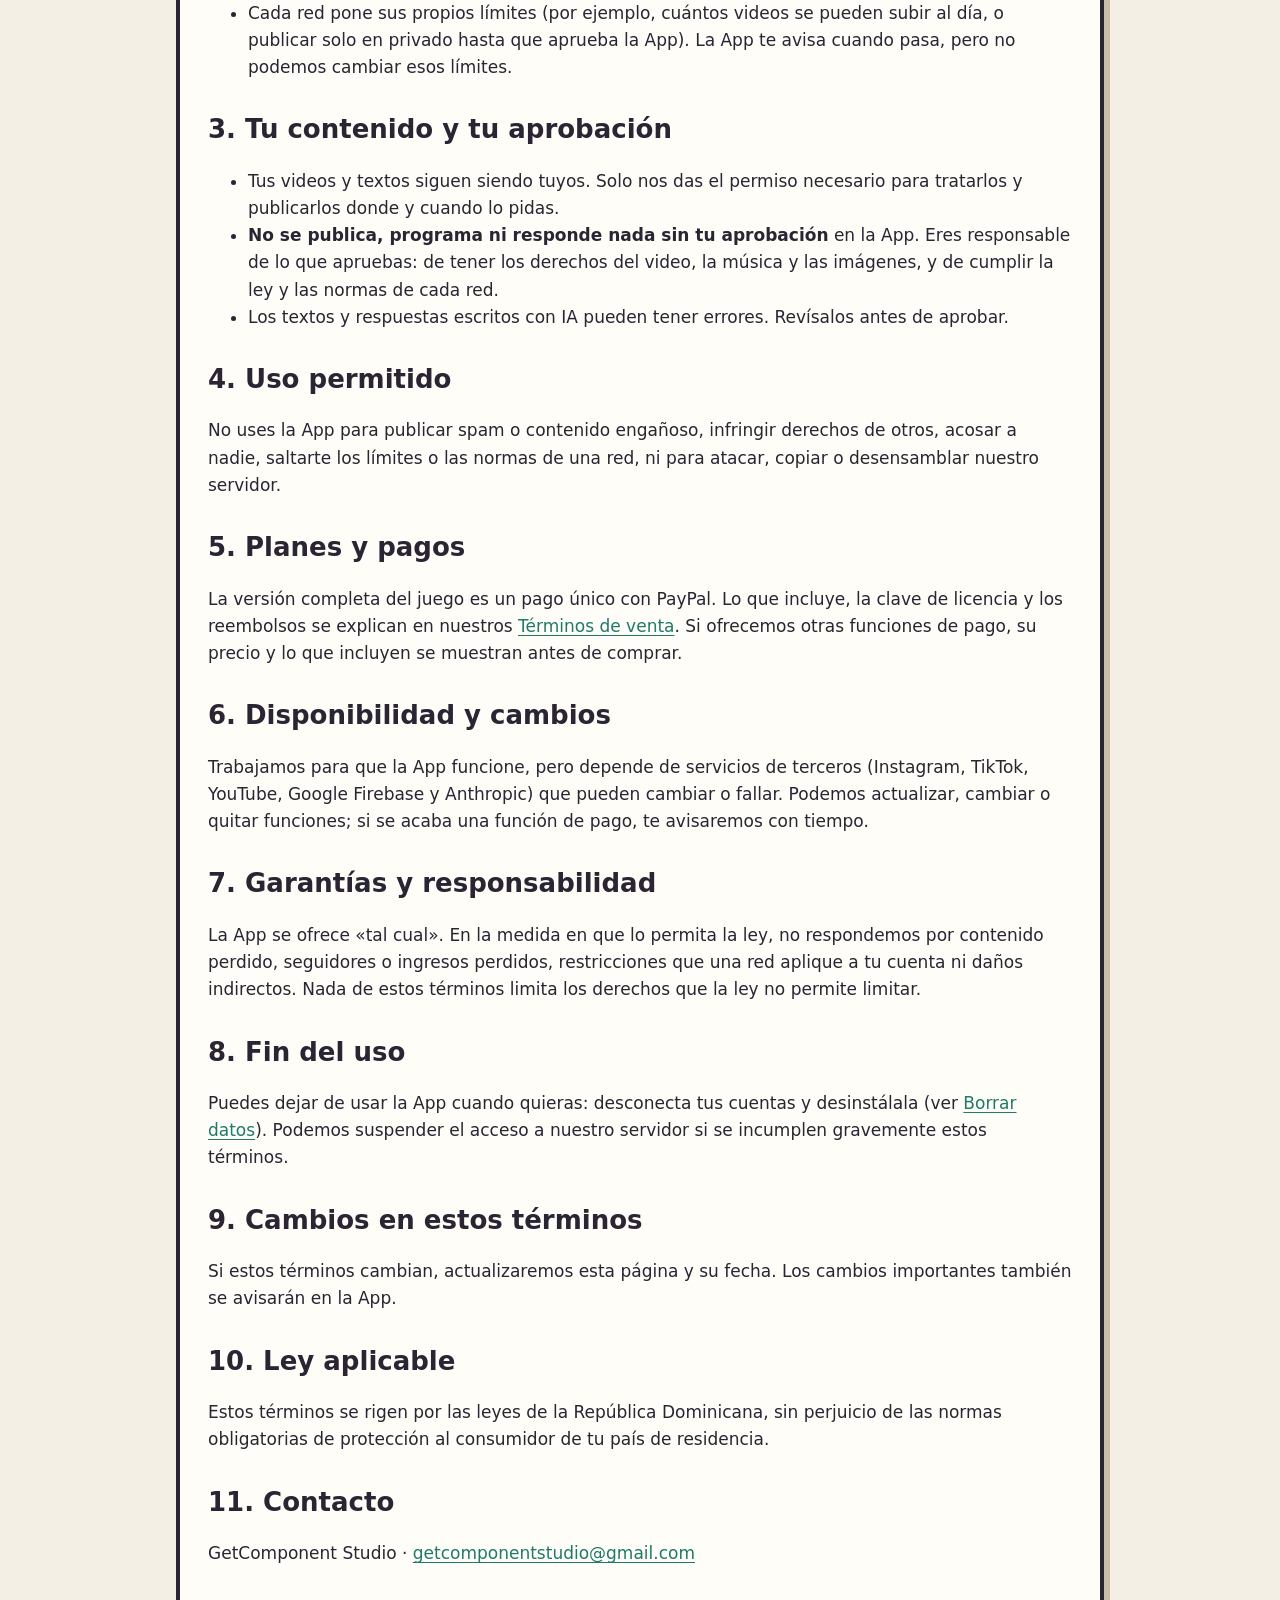
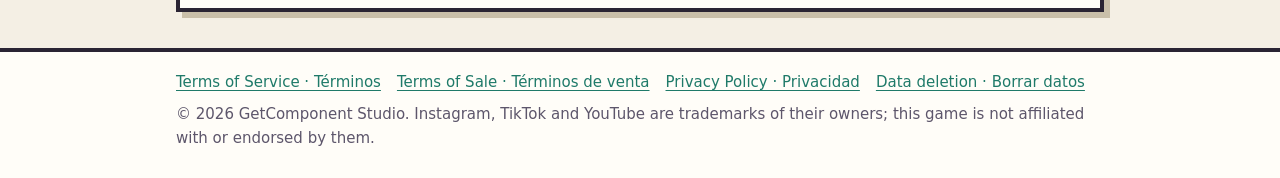
<file: terminos.html>
<!doctype html>
<html lang="en">
<head>
<meta charset="utf-8">
<meta name="viewport" content="width=device-width, initial-scale=1">
<title>Terms of Service · Pixel Agent Department</title>
<meta name="description" content="Terms of Service of Pixel Agent Department, the pixel-art office game that publishes your videos on Instagram, TikTok and YouTube.">
<link rel="icon" href="img/icono_64.png" type="image/png">
<link rel="stylesheet" href="estilo.css">
</head>
<body>
<header class="cabecera">
  <div class="envoltura">
    <a class="marca" href="/"><img src="img/icono_256.png" alt="" width="40" height="40"><span class="nombres"><span class="estudio">GetComponent Studio</span><span class="producto">Pixel Agent Department</span></span></a>
    <nav class="menu" aria-label="Main">
      <a href="/">Home · Inicio</a>
      <a href="terminos.html" aria-current="page">Terms · Términos</a>
      <a href="privacidad.html">Privacy · Privacidad</a>
      <a href="borrar-datos.html">Data deletion · Borrar datos</a>
    </nav>
  </div>
</header>

<main class="envoltura">
  <div class="idiomas"><a href="#en">English</a><a href="#es">Español</a></div>

  <!-- ===================== ENGLISH ===================== -->
  <article class="documento" id="en" lang="en">
    <h1>Terms of Service</h1>
    <p class="fecha">Last updated: November 10, 2026</p>

    <p>These terms apply to <strong>Pixel Agent Department</strong> (the "App": the Windows game, its local engine and our server), made by GetComponent Studio ("we"). By installing or using the App you accept these terms and our <a href="privacidad.html">Privacy Policy</a>.</p>

    <h2>1. What the App does</h2>
    <p>The App is an office game where AI agents help you manage your own social media accounts: they prepare short videos and captions, publish them on Instagram, TikTok and YouTube when you approve them, show their stats, and (on Instagram) propose replies to comments that you approve.</p>

    <h2>2. Your accounts on other networks</h2>
    <ul>
      <li>You connect your accounts through the official sign-in of each network, and you can disconnect them at any time.</li>
      <li>Only connect accounts that you own or are authorized to manage.</li>
      <li>When you use each network through the App you must also follow its rules: the <a href="https://www.youtube.com/t/terms">YouTube Terms of Service</a>, <a href="https://help.instagram.com/581066165581870">Instagram Terms of Use</a> and <a href="https://transparency.meta.com/policies/community-standards/">Community Standards</a>, and the <a href="https://www.tiktok.com/legal/terms-of-service">TikTok Terms of Service</a> and <a href="https://www.tiktok.com/community-guidelines">Community Guidelines</a>.</li>
      <li>The App uses <strong>YouTube API Services</strong>. By connecting YouTube you agree to be bound by the <a href="https://www.youtube.com/t/terms">YouTube Terms of Service</a>.</li>
      <li>Each network sets its own limits (for example daily upload quotas, or posting only as private until it approves the App). The App shows you when this happens, but we cannot change those limits.</li>
    </ul>

    <h2>3. Your content and your approval</h2>
    <ul>
      <li>You keep all rights to your videos and texts. You give us only the permission needed to process them in order to publish them where and when you ask.</li>
      <li><strong>Nothing is published, scheduled or replied to without your approval</strong> in the App. You are responsible for what you approve, including having the rights to the video, music and images, and following the law and each network's rules.</li>
      <li>Captions and replies written by AI can contain mistakes. Review them before approving.</li>
    </ul>

    <h2>4. Acceptable use</h2>
    <p>Do not use the App to publish spam or misleading content, to infringe the rights of others, to harass anyone, to get around the limits or rules of any network, or to attack, copy or reverse engineer our server.</p>

    <h2>5. Plans and payments</h2>
    <p>The full version of the game is a one-time payment with PayPal. What it includes, the license key and refunds are explained in our <a href="terminos-venta.html">Terms of Sale</a>. If we offer other paid features, their price and what they include are shown before you buy.</p>

    <h2>6. Availability and changes</h2>
    <p>We work to keep the App running, but it depends on third-party services (Instagram, TikTok, YouTube, Google Firebase, Anthropic) that can change or fail. We can update, change or stop features; if a paid feature ends, we will tell you in advance.</p>

    <h2>7. Disclaimer and liability</h2>
    <p>The App is provided "as is". To the extent permitted by law, we are not liable for lost content, lost followers or income, account restrictions applied by a network, or indirect damages. Nothing in these terms limits rights that the law does not allow us to limit.</p>

    <h2>8. Ending</h2>
    <p>You can stop using the App at any time: disconnect your accounts and uninstall it (see <a href="borrar-datos.html">Data deletion</a>). We can suspend access to our server if these terms are seriously broken.</p>

    <h2>9. Changes to these terms</h2>
    <p>If these terms change, we will update this page and its date. Important changes will also be announced in the App.</p>

    <h2>10. Applicable law</h2>
    <p>These terms are governed by the laws of the Dominican Republic, without prejudice to the mandatory consumer protection rules of your country of residence.</p>

    <h2>11. Contact</h2>
    <p>GetComponent Studio · <a href="mailto:getcomponentstudio@gmail.com">getcomponentstudio@gmail.com</a></p>
  </article>

  <!-- ===================== ESPAÑOL ===================== -->
  <article class="documento" id="es" lang="es">
    <h1>Términos del servicio</h1>
    <p class="fecha">Última actualización: 10 de noviembre de 2026</p>

    <p>Estos términos se aplican a <strong>Pixel Agent Department</strong> (la «App»: el juego para Windows, su motor local y nuestro servidor), hecha por GetComponent Studio («nosotros»). Al instalar o usar la App aceptas estos términos y nuestra <a href="privacidad.html#es">Política de privacidad</a>.</p>

    <h2>1. Qué hace la App</h2>
    <p>La App es un juego de oficina donde agentes con IA te ayudan a llevar tus propias redes sociales: preparan videos cortos y sus textos, los publican en Instagram, TikTok y YouTube cuando los apruebas, muestran sus números y, en Instagram, proponen respuestas a los comentarios que tú apruebas.</p>

    <h2>2. Tus cuentas en otras redes</h2>
    <ul>
      <li>Conectas tus cuentas con el inicio de sesión oficial de cada red, y puedes desconectarlas cuando quieras.</li>
      <li>Conecta solo cuentas tuyas o que tengas permiso para gestionar.</li>
      <li>Cuando usas cada red a través de la App también debes seguir sus normas: los <a href="https://www.youtube.com/t/terms">Términos del servicio de YouTube</a>, las <a href="https://help.instagram.com/581066165581870">Condiciones de uso de Instagram</a> y sus <a href="https://transparency.meta.com/es-la/policies/community-standards/">Normas comunitarias</a>, y los <a href="https://www.tiktok.com/legal/terms-of-service">Términos del servicio de TikTok</a> y sus <a href="https://www.tiktok.com/community-guidelines">Normas de la comunidad</a>.</li>
      <li>La App usa los <strong>servicios de la API de YouTube</strong>. Al conectar YouTube aceptas los <a href="https://www.youtube.com/t/terms">Términos del servicio de YouTube</a>.</li>
      <li>Cada red pone sus propios límites (por ejemplo, cuántos videos se pueden subir al día, o publicar solo en privado hasta que aprueba la App). La App te avisa cuando pasa, pero no podemos cambiar esos límites.</li>
    </ul>

    <h2>3. Tu contenido y tu aprobación</h2>
    <ul>
      <li>Tus videos y textos siguen siendo tuyos. Solo nos das el permiso necesario para tratarlos y publicarlos donde y cuando lo pidas.</li>
      <li><strong>No se publica, programa ni responde nada sin tu aprobación</strong> en la App. Eres responsable de lo que apruebas: de tener los derechos del video, la música y las imágenes, y de cumplir la ley y las normas de cada red.</li>
      <li>Los textos y respuestas escritos con IA pueden tener errores. Revísalos antes de aprobar.</li>
    </ul>

    <h2>4. Uso permitido</h2>
    <p>No uses la App para publicar spam o contenido engañoso, infringir derechos de otros, acosar a nadie, saltarte los límites o las normas de una red, ni para atacar, copiar o desensamblar nuestro servidor.</p>

    <h2>5. Planes y pagos</h2>
    <p>La versión completa del juego es un pago único con PayPal. Lo que incluye, la clave de licencia y los reembolsos se explican en nuestros <a href="terminos-venta.html#es">Términos de venta</a>. Si ofrecemos otras funciones de pago, su precio y lo que incluyen se muestran antes de comprar.</p>

    <h2>6. Disponibilidad y cambios</h2>
    <p>Trabajamos para que la App funcione, pero depende de servicios de terceros (Instagram, TikTok, YouTube, Google Firebase y Anthropic) que pueden cambiar o fallar. Podemos actualizar, cambiar o quitar funciones; si se acaba una función de pago, te avisaremos con tiempo.</p>

    <h2>7. Garantías y responsabilidad</h2>
    <p>La App se ofrece «tal cual». En la medida en que lo permita la ley, no respondemos por contenido perdido, seguidores o ingresos perdidos, restricciones que una red aplique a tu cuenta ni daños indirectos. Nada de estos términos limita los derechos que la ley no permite limitar.</p>

    <h2>8. Fin del uso</h2>
    <p>Puedes dejar de usar la App cuando quieras: desconecta tus cuentas y desinstálala (ver <a href="borrar-datos.html#es">Borrar datos</a>). Podemos suspender el acceso a nuestro servidor si se incumplen gravemente estos términos.</p>

    <h2>9. Cambios en estos términos</h2>
    <p>Si estos términos cambian, actualizaremos esta página y su fecha. Los cambios importantes también se avisarán en la App.</p>

    <h2>10. Ley aplicable</h2>
    <p>Estos términos se rigen por las leyes de la República Dominicana, sin perjuicio de las normas obligatorias de protección al consumidor de tu país de residencia.</p>

    <h2>11. Contacto</h2>
    <p>GetComponent Studio · <a href="mailto:getcomponentstudio@gmail.com">getcomponentstudio@gmail.com</a></p>
  </article>
</main>

<footer class="pie">
  <div class="envoltura">
    <nav aria-label="Legal">
      <a href="terminos.html">Terms of Service · Términos</a>
      <a href="terminos-venta.html">Terms of Sale · Términos de venta</a>
      <a href="privacidad.html">Privacy Policy · Privacidad</a>
      <a href="borrar-datos.html">Data deletion · Borrar datos</a>
    </nav>
    © 2026 GetComponent Studio. Instagram, TikTok and YouTube are trademarks of their owners; this game is not affiliated with or endorsed by them.
  </div>
</footer>
<script src="https://getcomponentstudio.com/t.js" defer></script>
</body>
</html>
</file>
<file: css/style.css>
/* GetComponent Studio — landing */
:root {
  --bg: #07090a;
  --bg-2: #0d1112;
  --panel: #12181a;
  --line: rgba(255, 255, 255, .09);
  --text: #f1f4ee;
  --muted: #9aa49b;
  --green: #9bb829;
  --green-hi: #c3e04a;
  --red: #ee1123;
  --radar: #5dffb0;
  --amber: #ff9a3d;
  --r: 18px;
  --wrap: 1240px;
  --ease: cubic-bezier(.2, .8, .2, 1);
}

* { box-sizing: border-box; margin: 0; padding: 0; }
html { scroll-behavior: smooth; scroll-padding-top: 80px; }
body {
  background: var(--bg);
  color: var(--text);
  font: 400 17px/1.6 Montserrat, system-ui, sans-serif;
  -webkit-font-smoothing: antialiased;
  overflow-x: hidden;
}
img, video { display: block; max-width: 100%; }
a { color: inherit; text-decoration: none; }
button { font: inherit; color: inherit; background: none; border: 0; cursor: pointer; }
ul { list-style: none; }
::selection { background: var(--green); color: #000; }
:focus-visible { outline: 2px solid var(--green-hi); outline-offset: 3px; border-radius: 6px; }

.wrap { width: min(var(--wrap), 100% - 48px); margin-inline: auto; }
.eyebrow {
  font: 600 13px/1 "JetBrains Mono", monospace;
  letter-spacing: .18em; text-transform: uppercase; color: var(--green-hi);
  margin-bottom: 18px;
}
.h2 { font-weight: 900; font-size: clamp(34px, 5.2vw, 68px); line-height: 1.02; letter-spacing: -.03em; max-width: 16ch; text-wrap: balance; }
.h2--xl { font-size: clamp(56px, 11vw, 150px); max-width: none; }
.grad { background: linear-gradient(95deg, var(--green-hi), var(--green) 45%, var(--red)); -webkit-background-clip: text; background-clip: text; color: transparent; }

/* buttons */
.btn {
  display: inline-flex; align-items: center; justify-content: center; gap: 10px;
  padding: 16px 26px; border-radius: 999px;
  font-weight: 800; font-size: 15px; letter-spacing: .01em;
  transition: transform .25s var(--ease), box-shadow .25s, background .25s, border-color .25s;
  will-change: transform;
}
.btn:hover { transform: translateY(-3px); }
.btn--primary { background: var(--green); color: #0a0d04; box-shadow: 0 10px 40px -10px rgba(155, 184, 41, .7); }
.btn--primary:hover { background: var(--green-hi); }
.btn--ghost { border: 1px solid rgba(255, 255, 255, .28); backdrop-filter: blur(8px); background: rgba(255, 255, 255, .04); }
.btn--ghost:hover { border-color: #fff; background: rgba(255, 255, 255, .1); }
.btn--ats { background: var(--radar); color: #02170d; box-shadow: 0 10px 40px -10px rgba(93, 255, 176, .6); }
.btn--kok { background: var(--red); color: #fff; box-shadow: 0 10px 40px -8px rgba(238, 17, 35, .7); }

/* nav */
.nav {
  position: fixed; inset: 0 0 auto 0; z-index: 50;
  display: flex; align-items: center; justify-content: space-between; gap: 24px;
  padding: 18px clamp(16px, 4vw, 44px);
  transition: background .3s, padding .3s, border-color .3s;
  border-bottom: 1px solid transparent;
}
.nav.scrolled { background: rgba(7, 9, 10, .78); backdrop-filter: blur(16px) saturate(1.4); padding-block: 12px; border-color: var(--line); }
.nav__brand { display: flex; align-items: center; gap: 12px; font-weight: 900; font-size: 15px; letter-spacing: .02em; color: var(--green); white-space: nowrap; }
.nav__brand img { width: 40px; height: auto; transition: transform .5s var(--ease); }
.nav__brand:hover img { transform: translateY(-5px) rotate(-8deg); }
.nav__brand b { color: var(--red); font-weight: 900; }
.nav__brand i { color: var(--red); font-style: normal; font-weight: 400; margin-left: 2px; }
.nav__links { display: flex; gap: 30px; font-weight: 600; font-size: 14px; }
.nav__links a { position: relative; opacity: .8; transition: opacity .2s; }
.nav__links a::after { content: ""; position: absolute; left: 0; right: 0; bottom: -6px; height: 2px; background: var(--green); transform: scaleX(0); transform-origin: left; transition: transform .3s var(--ease); }
.nav__links a:hover { opacity: 1; }
.nav__links a:hover::after { transform: scaleX(1); }
.nav__right { display: flex; align-items: center; gap: 12px; }
.lang { display: flex; border: 1px solid var(--line); border-radius: 999px; padding: 3px; font: 600 12px "JetBrains Mono", monospace; }
.lang span { padding: 6px 11px; border-radius: 999px; color: var(--muted); transition: .2s; }
.lang span.on { background: var(--text); color: #000; }
.burger { display: none; width: 42px; height: 42px; position: relative; }
.burger span { position: absolute; left: 10px; right: 10px; height: 2px; background: #fff; transition: .3s var(--ease); }
.burger span:first-child { top: 16px; } .burger span:last-child { top: 24px; }
.burger[aria-expanded="true"] span:first-child { top: 20px; transform: rotate(45deg); }
.burger[aria-expanded="true"] span:last-child { top: 20px; transform: rotate(-45deg); }

/* hero */
.hero { position: relative; min-height: 100svh; display: grid; align-items: end; overflow: hidden; isolation: isolate; }
.hero__media, .hero__media video, .hero__shade, .hero__grid { position: absolute; inset: 0; }
.hero__media { z-index: -3; }
.hero__media video { width: 100%; height: 100%; object-fit: cover; opacity: 0; transition: opacity 1.4s ease; filter: saturate(1.1) contrast(1.05); }
.hero__media video.on { opacity: 1; }
.hero__shade { z-index: -2; background:
  radial-gradient(120% 80% at 20% 100%, rgba(7, 9, 10, .96) 0%, rgba(7, 9, 10, .55) 45%, transparent 75%),
  linear-gradient(180deg, rgba(7, 9, 10, .7) 0%, rgba(7, 9, 10, .1) 30%, rgba(7, 9, 10, .75) 78%, var(--bg) 100%); }
.hero__grid { z-index: -1; opacity: .35; background-image: linear-gradient(var(--line) 1px, transparent 1px), linear-gradient(90deg, var(--line) 1px, transparent 1px); background-size: 72px 72px; mask-image: radial-gradient(70% 60% at 80% 30%, #000, transparent); }
.hero__inner { width: min(var(--wrap), 100% - 48px); margin-inline: auto; padding: 140px 0 clamp(90px, 13vh, 150px); position: relative; }
.hero__inner > :not(.hero__frog) { position: relative; z-index: 1; }
.hero__frog { position: absolute; right: -2%; top: 4%; width: clamp(160px, 26vw, 400px); height: auto; filter: drop-shadow(0 30px 60px rgba(0, 0, 0, .6)); animation: float 6s ease-in-out infinite; }
@keyframes float { 50% { transform: translateY(-18px) rotate(-2deg); } }
/* hero intro runs in CSS so it never depends on the animation library loading */
@keyframes rise { from { transform: translateY(110%); } }
@keyframes fadeUp { from { opacity: 0; transform: translateY(24px); } }
@keyframes drop { 0% { opacity: 0; translate: 0 -260px; rotate: -25deg; } 60% { opacity: 1; translate: 0 0; rotate: 4deg; } 80% { translate: 0 -22px; rotate: 0deg; } 100% { translate: 0 0; } }
.hero__frog { animation: drop 1.1s var(--ease) both, float 6s ease-in-out 1.1s infinite; }
.hero .eyebrow { animation: fadeUp .7s var(--ease) .2s both; }
.hero__title .line > span { animation: rise 1s var(--ease) .3s both; }
.hero__title .line:nth-child(2) > span { animation-delay: .42s; }
.hero__lead { animation: fadeUp .8s var(--ease) .8s both; }
.hero__cta { animation: fadeUp .8s var(--ease) .9s both; }
.hero__title { font-weight: 900; font-size: clamp(34px, 5.2vw, 76px); line-height: 1; letter-spacing: -.035em; margin-bottom: 26px; }
.hero__title .line { display: block; overflow: hidden; padding-bottom: .08em; }
.hero__title .line > span { display: inline-block; }
.hero__lead { max-width: 54ch; font-size: clamp(16px, 1.5vw, 20px); color: #d6dccf; margin-bottom: 34px; }
.hero__cta { display: flex; flex-wrap: wrap; gap: 14px; }
.hero__now { position: absolute; right: clamp(16px, 4vw, 44px); bottom: 34px; display: flex; align-items: center; gap: 10px; font: 600 12px "JetBrains Mono", monospace; letter-spacing: .1em; text-transform: uppercase; color: #cfd6c8; }
.dot { width: 8px; height: 8px; border-radius: 50%; background: currentColor; box-shadow: 0 0 0 0 currentColor; animation: pulse 1.8s infinite; flex: none; }
.hero__now .dot { color: var(--red); }
@keyframes pulse { 70% { box-shadow: 0 0 0 9px transparent; } 100% { box-shadow: 0 0 0 0 transparent; } }
.hero__scroll { position: absolute; left: 50%; bottom: 26px; width: 26px; height: 42px; margin-left: -13px; border: 2px solid rgba(255, 255, 255, .4); border-radius: 14px; }
.hero__scroll span { position: absolute; left: 50%; top: 8px; width: 4px; height: 8px; margin-left: -2px; border-radius: 2px; background: #fff; animation: wheel 1.8s infinite; }
@keyframes wheel { 60% { transform: translateY(12px); opacity: 0; } 100% { opacity: 0; } }

/* ticker */
.ticker { border-block: 1px solid var(--line); overflow: hidden; background: var(--bg-2); }
.ticker__track { display: flex; align-items: center; gap: 34px; width: max-content; padding: 20px 0; animation: marquee 34s linear infinite; font-weight: 900; font-size: clamp(18px, 2.4vw, 30px); text-transform: uppercase; letter-spacing: -.01em; }
.ticker__track span:nth-of-type(even) { color: transparent; -webkit-text-stroke: 1px rgba(255, 255, 255, .55); }
.ticker__track i { color: var(--green); font-style: normal; font-size: .7em; }
@keyframes marquee { to { transform: translateX(-50%); } }

/* stats */
.stats { display: grid; grid-template-columns: repeat(4, 1fr); gap: 1px; background: var(--line); border: 1px solid var(--line); border-radius: var(--r); overflow: hidden; margin-block: clamp(56px, 8vw, 110px); }
.stat { background: var(--bg); padding: clamp(22px, 3vw, 40px); }
.stat b { display: block; font-weight: 900; font-size: clamp(44px, 6vw, 84px); line-height: 1; letter-spacing: -.04em; color: var(--green); }
.stat:nth-child(even) b { color: var(--text); }
.stat span { display: block; margin-top: 10px; color: var(--muted); font-size: 14px; font-weight: 500; }

.intro { padding-bottom: clamp(40px, 6vw, 70px); }

/* games */
.game { position: relative; padding: clamp(80px, 11vw, 150px) 0; overflow: hidden; isolation: isolate; }
.game__bg { position: absolute; inset: -12% 0; z-index: -3; background-size: cover; background-position: center; }
.game::before { content: ""; position: absolute; inset: 0; z-index: -2; }
.game__grid { display: grid; grid-template-columns: minmax(0, 5fr) minmax(0, 6fr); gap: clamp(32px, 5vw, 76px); align-items: center; }
.game__grid--rev .game__copy { order: 2; }
.tag { display: inline-flex; align-items: center; gap: 10px; padding: 8px 14px; border-radius: 999px; font-weight: 800; font-size: 12px; letter-spacing: .1em; text-transform: uppercase; margin-bottom: 22px; border: 1px solid currentColor; }
.tag--mono { font-family: "JetBrains Mono", monospace; color: var(--radar); background: rgba(93, 255, 176, .08); }
.tag--kok { color: #ff6b76; background: rgba(238, 17, 35, .12); }
.tag--wall { color: var(--amber); background: rgba(0, 0, 0, .45); backdrop-filter: blur(6px); }
.game__title { font-size: clamp(38px, 5.4vw, 78px); line-height: .98; letter-spacing: -.03em; margin-bottom: 22px; font-weight: 900; }
.game__title--ats { text-transform: uppercase; text-shadow: 0 0 40px rgba(93, 255, 176, .35); }
.game__title--kok { font-family: Cinzel, serif; letter-spacing: 0; text-shadow: 0 4px 40px rgba(238, 17, 35, .55); }
.game__lead { font-size: clamp(16px, 1.35vw, 19px); color: #d3dad2; max-width: 46ch; margin-bottom: 30px; }
.feats { display: grid; grid-template-columns: 1fr 1fr; gap: 14px; margin-bottom: 34px; }
.feats li { padding: 16px 18px; border: 1px solid var(--line); border-radius: 14px; background: rgba(8, 10, 11, .55); backdrop-filter: blur(8px); transition: transform .3s var(--ease), border-color .3s; }
.feats li:hover { transform: translateY(-4px); border-color: rgba(255, 255, 255, .3); }
.feats b { display: block; font-weight: 900; font-size: 18px; margin-bottom: 4px; }
.feats span { font-size: 13.5px; color: var(--muted); line-height: 1.45; display: block; }
.feats--mono b { font-family: "JetBrains Mono", monospace; color: var(--radar); font-size: 20px; }
.game--kok .feats b { color: #ff8a92; }
.game__cta { display: flex; flex-wrap: wrap; align-items: center; gap: 16px; }
.platform { font: 600 12px "JetBrains Mono", monospace; letter-spacing: .12em; color: var(--muted); text-transform: uppercase; }

.game__shots { display: grid; gap: 12px; }
.shot { display: block; overflow: hidden; border-radius: 14px; border: 1px solid var(--line); position: relative; aspect-ratio: 16/9; width: 100%; }
.shot img { width: 100%; height: 100%; object-fit: cover; transition: transform .7s var(--ease), filter .4s; }
.shot:hover img { transform: scale(1.06); filter: brightness(1.12); }
.shot--main { box-shadow: 0 40px 90px -30px rgba(0, 0, 0, .9); }
.shot__row { display: grid; grid-template-columns: repeat(3, 1fr); gap: 12px; }

/* ATS theme */
.game--ats::before { background: linear-gradient(90deg, rgba(3, 14, 12, .96) 0%, rgba(3, 14, 12, .82) 45%, rgba(3, 14, 12, .5) 100%), linear-gradient(180deg, var(--bg), transparent 18%, transparent 82%, var(--bg)); }
.game--ats .shot { border-color: rgba(93, 255, 176, .28); }
.radar { position: absolute; z-index: -1; right: -14vw; top: 50%; width: min(86vw, 900px); aspect-ratio: 1; transform: translateY(-50%); border-radius: 50%; border: 1px solid rgba(93, 255, 176, .22); opacity: .7; background: repeating-radial-gradient(circle, transparent 0 15.9%, rgba(93, 255, 176, .14) 16% 16.2%); }
.radar i { position: absolute; inset: 0; margin: auto; background: rgba(93, 255, 176, .16); }
.radar i:nth-child(1) { width: 1px; height: 100%; } .radar i:nth-child(2) { width: 100%; height: 1px; } .radar i:nth-child(3) { display: none; }
.radar b { position: absolute; inset: 0; border-radius: 50%; background: conic-gradient(from 0deg, rgba(93, 255, 176, .42), transparent 22%); animation: sweep 5s linear infinite; }
.radar em { position: absolute; left: var(--x); top: var(--y); width: 9px; height: 9px; border-radius: 50%; background: var(--radar); box-shadow: 0 0 14px var(--radar); animation: blip 5s infinite; }
.radar em:nth-of-type(2) { animation-delay: 1.6s; } .radar em:nth-of-type(3) { animation-delay: 3.2s; }
@keyframes sweep { to { transform: rotate(360deg); } }
@keyframes blip { 0%, 100% { opacity: .15; transform: scale(.6); } 12% { opacity: 1; transform: scale(1.3); } }

/* KOK theme */
.game--kok::before { background: linear-gradient(270deg, rgba(10, 3, 5, .96) 0%, rgba(10, 3, 5, .8) 45%, rgba(10, 3, 5, .45) 100%), linear-gradient(180deg, var(--bg), transparent 18%, transparent 82%, var(--bg)); }
.game--kok .shot { border-color: rgba(238, 17, 35, .3); }
.fog { position: absolute; inset: 0; z-index: -1; overflow: hidden; pointer-events: none; }
.fog i { position: absolute; left: -50%; width: 200%; height: 60%; bottom: -10%; background: radial-gradient(40% 50% at 25% 60%, rgba(200, 205, 215, .16), transparent 70%), radial-gradient(35% 45% at 70% 50%, rgba(200, 205, 215, .13), transparent 70%); filter: blur(30px); animation: drift 38s linear infinite alternate; }
.fog i:last-child { top: -10%; bottom: auto; opacity: .7; animation-duration: 56s; animation-direction: alternate-reverse; }
@keyframes drift { to { transform: translateX(25%); } }

/* mobile games */
.mobile { padding: clamp(80px, 11vw, 150px) 0; }
.mobile .h2 { margin-bottom: clamp(36px, 5vw, 60px); }
.wall { position: relative; border-radius: calc(var(--r) + 8px); overflow: hidden; min-height: clamp(440px, 56vw, 640px); display: flex; align-items: flex-end; border: 1px solid rgba(255, 154, 61, .3); margin-bottom: 24px; isolation: isolate; }
.wall__art { position: absolute; inset: 0; width: 100%; height: 100%; object-fit: cover; object-position: 50% 25%; z-index: -2; image-rendering: pixelated; transition: transform 1.2s var(--ease); }
.wall:hover .wall__art { transform: scale(1.04); }
.wall__shade { position: absolute; inset: 0; z-index: -1; background: linear-gradient(90deg, rgba(12, 6, 3, .95) 0%, rgba(12, 6, 3, .6) 42%, transparent 70%), linear-gradient(0deg, rgba(12, 6, 3, .8), transparent 50%); }
.wall__copy { padding: clamp(24px, 4vw, 56px); max-width: 560px; }
.wall__copy h3 { font-weight: 900; font-size: clamp(46px, 7vw, 96px); line-height: .95; letter-spacing: -.03em; color: #ffd08a; text-shadow: 0 4px 0 #6a2a08, 0 12px 40px rgba(0, 0, 0, .7); margin-bottom: 16px; }
.wall__copy p { color: #eadfce; margin-bottom: 22px; }
.chips { display: flex; flex-wrap: wrap; gap: 8px; }
.chips li { padding: 8px 14px; border-radius: 999px; background: rgba(0, 0, 0, .5); border: 1px solid rgba(255, 208, 138, .35); font-size: 13px; font-weight: 600; backdrop-filter: blur(6px); }

.cards { display: grid; grid-template-columns: 1fr 1fr; gap: 24px; }
.card { background: var(--panel); border: 1px solid var(--line); border-radius: calc(var(--r) + 4px); padding: 22px; display: flex; flex-direction: column; transition: transform .4s var(--ease), border-color .3s, box-shadow .4s; }
.card:hover { transform: translateY(-8px); border-color: rgba(155, 184, 41, .5); box-shadow: 0 40px 80px -40px rgba(155, 184, 41, .35); }
.card__shot { border-radius: 14px; overflow: hidden; height: 300px; margin-bottom: 22px; display: grid; place-items: center; }
.card__shot--wide { background: #17302c; }
.card__shot--wide img { width: 100%; height: 100%; object-fit: cover; image-rendering: pixelated; }
.card__shot--tall { background: linear-gradient(160deg, #2b63e3, #1638a5); align-items: start; }
.card__shot--tall img { width: min(250px, 70%); margin-top: 18px; border-radius: 12px; }
.card__body { display: flex; align-items: center; gap: 16px; margin-bottom: 14px; }
.card__icon { width: 64px; height: 64px; border-radius: 15px; box-shadow: 0 10px 24px -8px rgba(0, 0, 0, .8); }
.card h3, .app h3 { font-weight: 900; font-size: 26px; letter-spacing: -.02em; line-height: 1.1; }
.card__sub { color: var(--green-hi); font-size: 13px; font-weight: 600; }
.card__text { color: var(--muted); font-size: 15px; margin-bottom: 20px; flex: 1; }
.store { align-self: flex-start; font-weight: 800; font-size: 14px; padding-bottom: 3px; border-bottom: 2px solid var(--green); transition: color .2s, letter-spacing .3s; }
.stores { display: flex; flex-wrap: wrap; gap: 10px 22px; }
.store--gp { border-color: var(--red); }
.store:hover { color: var(--green-hi); letter-spacing: .02em; }

/* apps */
.apps { padding-bottom: clamp(80px, 11vw, 150px); }
.apps .h2 { margin-bottom: clamp(36px, 5vw, 60px); }
.apps__grid { display: grid; grid-template-columns: 1fr 1fr; gap: 24px; }
.app { display: grid; grid-template-columns: 1fr 190px; gap: 20px; background: linear-gradient(160deg, var(--panel), #0b0f10); border: 1px solid var(--line); border-radius: calc(var(--r) + 4px); padding: 28px 28px 0; overflow: hidden; transition: transform .4s var(--ease), border-color .3s; }
.app:hover { transform: translateY(-6px); border-color: rgba(255, 255, 255, .25); }
.app__copy { padding-bottom: 28px; display: flex; flex-direction: column; align-items: flex-start; }
.app__copy .card__icon { margin-bottom: 18px; }
.app__copy .card__sub { margin: 4px 0 12px; }
.app__phone { align-self: end; border-radius: 18px 18px 0 0; height: 300px; width: 100%; object-fit: cover; object-position: top; transition: transform .6s var(--ease); transform: translateY(14px); }
.app:hover .app__phone { transform: translateY(0); }

/* studio */
.studio { padding: clamp(80px, 11vw, 150px) 0; background: radial-gradient(60% 80% at 15% 50%, rgba(155, 184, 41, .13), transparent 70%), var(--bg-2); border-block: 1px solid var(--line); }
.studio__grid { display: grid; grid-template-columns: minmax(0, 4fr) minmax(0, 6fr); gap: clamp(32px, 6vw, 90px); align-items: center; }
.studio__mark { background: #fff; border-radius: calc(var(--r) + 8px); padding: clamp(28px, 4vw, 54px); box-shadow: 0 50px 100px -40px rgba(155, 184, 41, .5); transform: rotate(-3deg); transition: transform .6s var(--ease); }
.studio__mark:hover { transform: rotate(0) scale(1.02); }
.studio .h2 { margin-bottom: 26px; max-width: 18ch; font-size: clamp(30px, 4.2vw, 54px); }
.studio__text { color: #c9d0c6; margin-bottom: 16px; max-width: 58ch; }
.pillars { display: grid; grid-template-columns: repeat(3, 1fr); gap: 18px; margin-top: 32px; }
.pillars li { border-top: 2px solid var(--green); padding-top: 14px; }
.pillars li:nth-child(2) { border-color: var(--red); }
.pillars b { display: block; font-weight: 900; font-size: 17px; margin-bottom: 4px; }
.pillars span { font-size: 13.5px; color: var(--muted); display: block; line-height: 1.45; }

/* contact */
.contact { padding: clamp(90px, 13vw, 180px) 0; text-align: center; position: relative; overflow: hidden; }
.contact::before { content: ""; position: absolute; left: 50%; bottom: -50%; width: 120vw; aspect-ratio: 2; transform: translateX(-50%); background: radial-gradient(closest-side, rgba(238, 17, 35, .2), transparent); pointer-events: none; }
.contact__frog { margin: 0 auto 18px; width: 110px; height: auto; animation: float 5s ease-in-out infinite; }
.contact__lead { color: var(--muted); margin: 18px 0 30px; }
.contact__mail { position: relative; display: inline-block; font-weight: 800; font-size: clamp(18px, 3.4vw, 40px); letter-spacing: -.02em; background: linear-gradient(90deg, var(--green-hi), var(--green)); -webkit-background-clip: text; background-clip: text; color: transparent; padding-bottom: 6px; border-bottom: 3px solid var(--green); transition: letter-spacing .4s var(--ease); word-break: break-all; }
.contact__mail:hover { letter-spacing: 0; border-color: var(--red); }
.contact__links { position: relative; display: flex; flex-wrap: wrap; justify-content: center; gap: 12px; margin-top: 44px; }
.contact__links a { padding: 12px 22px; border: 1px solid var(--line); border-radius: 999px; font-weight: 700; font-size: 14px; transition: .25s var(--ease); }
.contact__links a:hover { background: var(--text); color: #000; transform: translateY(-3px); }

.footer { display: flex; justify-content: space-between; flex-wrap: wrap; gap: 10px; padding: 28px 0 36px; border-top: 1px solid var(--line); color: var(--muted); font-size: 13px; }

/* lightbox */
.lightbox { position: fixed; inset: 0; z-index: 100; background: rgba(0, 0, 0, .92); display: grid; place-items: center; padding: 24px; cursor: zoom-out; }
.lightbox[hidden] { display: none; }
.lightbox img { max-width: 100%; max-height: 90vh; border-radius: 12px; box-shadow: 0 40px 120px rgba(0, 0, 0, .8); }
.lightbox__close { position: absolute; top: 14px; right: 20px; font-size: 40px; line-height: 1; }

/* responsive */
@media (max-width: 980px) {
  .nav__links { position: fixed; inset: 0; background: rgba(7, 9, 10, .97); flex-direction: column; align-items: center; justify-content: center; gap: 28px; font-size: 28px; font-weight: 900; opacity: 0; pointer-events: none; transition: opacity .3s; }
  .nav__links.open { opacity: 1; pointer-events: auto; }
  .nav__right { position: relative; z-index: 2; }
  .burger { display: block; }
  .game__grid, .studio__grid { grid-template-columns: 1fr; }
  .game__grid--rev .game__copy { order: 0; }
  .stats { grid-template-columns: 1fr 1fr; }
  .cards, .apps__grid { grid-template-columns: 1fr; }
  .hero__frog { top: 12%; right: 0; opacity: .9; width: clamp(130px, 34vw, 260px); }
  .radar { right: -40vw; opacity: .4; }
  .studio__mark { max-width: 440px; }
}
@media (max-width: 600px) {
  body { font-size: 16px; }
  .wrap, .hero__inner { width: calc(100% - 32px); }
  .nav__brand span { font-size: 13px; }
  .nav__brand i { display: none; }
  .hero__frog { width: 120px; top: 2%; }
  .feats, .pillars { grid-template-columns: 1fr; }
  .hero__now, .hero__scroll { display: none; }
  .hero__cta .btn, .game__cta .btn { width: 100%; }
  .app { grid-template-columns: 1fr; padding: 22px 22px 0; }
  .app__phone { height: 240px; }
  .card__shot { height: 230px; }
  .wall__shade { background: linear-gradient(0deg, rgba(12, 6, 3, .96) 30%, rgba(12, 6, 3, .3) 75%); }
  .footer { flex-direction: column; }
}
@media (prefers-reduced-motion: reduce) {
  *, *::before, *::after { animation: none !important; transition: none !important; }
  html { scroll-behavior: auto; }
}

/* Pixel Agent Department: tarjeta a todo el ancho con una captura apaisada, y los enlaces legales del pie */
.app--wide { grid-column: 1 / -1; grid-template-columns: minmax(0, 5fr) minmax(0, 6fr); padding-bottom: 28px; align-items: center; }
.app--wide .app__copy { padding-bottom: 0; }
.app--wide .stores { display: flex; flex-wrap: wrap; gap: 10px 22px; }
.app__shot { width: 100%; height: auto; border-radius: 14px; border: 1px solid var(--line); image-rendering: pixelated; }
.footer__legal { display: flex; flex-wrap: wrap; gap: 8px 20px; flex-basis: 100%; }
.footer__legal a { color: var(--muted); text-decoration: underline; text-underline-offset: 3px; }
.footer__legal a:hover { color: var(--text); }
@media (max-width: 900px) { .app--wide { grid-template-columns: 1fr; } }
.pad__top { display: flex; align-items: center; gap: 16px; margin-bottom: 18px; }
.pad__top .card__icon { margin-bottom: 0; }
.pad__redes { display: flex; gap: 10px; }
.pad__redes img { width: 36px; height: 36px; image-rendering: pixelated; }

/* Wallsmith poster: phone with gameplay */
.wall { justify-content: space-between; }
.wall__phone { position: relative; flex: none; align-self: center; width: clamp(170px, 19vw, 250px); aspect-ratio: 480 / 854; margin-right: clamp(24px, 6vw, 96px); padding: 7px; border-radius: 34px; background: linear-gradient(160deg, #3a2a1c, #120a05); border: 1px solid rgba(255, 154, 61, .55); box-shadow: 0 30px 80px rgba(0, 0, 0, .7), 0 0 0 6px rgba(0, 0, 0, .25), 0 0 90px rgba(255, 154, 61, .28); transform: rotate(4deg); transition: transform .6s var(--ease), box-shadow .6s var(--ease); }
.wall:hover .wall__phone { transform: rotate(0) translateY(-8px) scale(1.03); box-shadow: 0 40px 100px rgba(0, 0, 0, .8), 0 0 0 6px rgba(0, 0, 0, .25), 0 0 130px rgba(255, 154, 61, .45); }
.wall__phone video { width: 100%; height: 100%; object-fit: cover; border-radius: 28px; image-rendering: pixelated; background: #0a1a0f; }
.wall__notch { position: absolute; top: 13px; left: 50%; width: 30%; height: 7px; border-radius: 9px; background: #000; transform: translateX(-50%); z-index: 2; }
.wall__live { position: absolute; left: 50%; bottom: -13px; transform: translateX(-50%); display: inline-flex; align-items: center; gap: 7px; padding: 5px 12px; border-radius: 99px; background: #1a0e06; border: 1px solid rgba(255, 154, 61, .6); color: var(--amber); font: 600 10px/1 "JetBrains Mono", monospace; letter-spacing: .16em; white-space: nowrap; }
.wall__live i { width: 6px; height: 6px; border-radius: 50%; background: var(--red); animation: blink 1.4s infinite; }
@keyframes blink { 50% { opacity: .25; } }
.store--wall { display: inline-block; margin-top: 4px; border-color: var(--amber); color: #ffd08a; }
.wall__copy { align-self: flex-end; }
@media (max-width: 760px) {
  .wall { flex-direction: column-reverse; align-items: center; justify-content: flex-end; padding-top: 28px; }
  .wall__phone { width: 190px; margin: 0 0 8px; align-self: center; }
  .wall__copy { align-self: stretch; }
}
@media (prefers-reduced-motion: reduce) { .wall__phone, .wall__live i { transition: none; animation: none; } }

/* Wallsmith poster: compact */
.wall { min-height: clamp(300px, 32vw, 420px); }
.wall__copy { padding: clamp(20px, 3vw, 40px); max-width: 520px; }
.wall__copy h3 { font-size: clamp(38px, 5vw, 68px); margin-bottom: 12px; }
.wall__copy p { margin-bottom: 16px; }
.wall__phone { width: clamp(110px, 11vw, 150px); padding: 5px; border-radius: 22px; margin-right: clamp(24px, 7vw, 110px); }
.wall__phone video { border-radius: 18px; }
.wall__notch { top: 8px; height: 5px; }
.wall__live { font-size: 8px; padding: 4px 9px; bottom: -10px; }
@media (max-width: 760px) {
  .wall { min-height: 0; }
  .wall__phone { width: 120px; margin: 0 0 6px; }
}

/* Wallsmith poster v3: big phone breaking out of the frame + store buttons */
.wall { overflow: visible; min-height: clamp(380px, 36vw, 460px); margin-top: clamp(70px, 8vw, 120px); }
.wall__art, .wall__shade { border-radius: inherit; }
.wall:hover .wall__art { transform: none; }
.wall__phone { width: clamp(170px, 18vw, 270px); padding: 7px; border-radius: 34px; align-self: flex-start; margin-top: clamp(-120px, -7vw, -60px); margin-right: clamp(24px, 6vw, 96px); }
.wall__phone video { border-radius: 28px; }
.wall__notch { top: 12px; height: 7px; }
.wall__live { font-size: 10px; padding: 5px 12px; bottom: -13px; }
.wall__cta { display: flex; flex-wrap: wrap; align-items: center; gap: 12px 18px; }
.wall__cta .store { margin: 0; }
.btn-ios { display: inline-flex; align-items: center; gap: 9px; padding: 11px 20px; border-radius: 12px; background: #ffd08a; color: #1a0e06; font-weight: 800; font-size: 14px; box-shadow: 0 6px 24px rgba(255, 154, 61, .35); transition: transform .25s var(--ease), box-shadow .25s; }
.btn-ios:hover { transform: translateY(-2px); box-shadow: 0 10px 32px rgba(255, 154, 61, .55); }
.btn-soon { display: inline-flex; align-items: center; padding: 10px 16px; border-radius: 12px; border: 1px dashed rgba(255, 208, 138, .5); color: #d9c3a0; font: 600 12px/1 "JetBrains Mono", monospace; letter-spacing: .06em; text-transform: uppercase; cursor: default; }
@media (max-width: 760px) {
  .wall { margin-top: 90px; min-height: 0; }
  .wall__phone { width: 170px; margin: -90px 0 8px; align-self: center; }
}

/* Wallsmith poster v4: phone overhangs less */
.wall { margin-top: clamp(40px, 5vw, 72px); }
.wall__phone { margin-top: clamp(-52px, -3vw, -28px); }
@media (max-width: 760px) {
  .wall { margin-top: 56px; }
  .wall__phone { margin: -44px 0 8px; }
}

/* Official store badges + decluttered poster */
.wall__copy { max-width: 480px; }
.wall__copy .wall__lead, .wall__copy > p[data-i18n="wall.lead"] { margin-bottom: 14px; }
.wall__meta { display: flex; flex-wrap: wrap; align-items: center; gap: 4px 14px; font: 600 12px/1.4 "JetBrains Mono", monospace; letter-spacing: .1em; text-transform: uppercase; color: #ffd08a !important; margin-bottom: 20px !important; }
.wall__meta i { width: 4px; height: 4px; border-radius: 50%; background: var(--amber); }
.badge { display: inline-flex; align-items: center; position: relative; line-height: 0; }
.badge img { display: block; width: auto; max-width: none; }
.badge--ios img { height: 44px; }
.badge--ios { transition: transform .25s var(--ease), filter .25s; }
.badge--ios:hover { transform: translateY(-3px); filter: drop-shadow(0 8px 18px rgba(255, 154, 61, .4)); }
.badge--gp { cursor: default; margin-left: -10px; }
.badge--gp img { height: 62px; opacity: .45; filter: grayscale(.6); }
.badge--gp em { position: absolute; left: 50%; top: 50%; transform: translate(-50%, -50%) rotate(-4deg); white-space: nowrap; padding: 4px 10px; border-radius: 6px; background: var(--amber); color: #1a0e06; font: 800 10px/1 "JetBrains Mono", monospace; letter-spacing: .1em; text-transform: uppercase; }
html:not([lang="en"]) .b-en, html[lang="en"] .b-es { display: none; }
.wall__cta { gap: 0 6px; margin-bottom: 14px; }
@media (max-width: 760px) { .badge--gp { margin-left: -6px; } .badge--gp img { height: 56px; } .badge--ios img { height: 40px; } }

/* badges in app cards */
.stores--badges { align-items: center; gap: 0 4px; margin-top: 4px; }
.stores--badges .badge--ios img { height: 40px; }
.badge--gp-on { cursor: pointer; margin-left: -8px; }
.badge--gp-on img { height: 58px; opacity: 1; filter: none; }
.badge--gp-on:hover { transform: translateY(-3px); transition: transform .25s var(--ease); }
.app--wide .stores--badges { gap: 0 4px; }

/* badge spacing */
.stores--badges { gap: 8px 14px; }
.badge--gp-on, .badge--gp { margin-left: 0; }
.wall__cta { gap: 8px 14px; }
.wsh__cta { gap: 8px 14px; }
.cta__links .badge--gp { margin-left: 0; }
@media (max-width: 760px) { .badge--gp { margin-left: 0; } }

/* Pixel Agent Department: oficina animada encima de la captura (js/pad-office.js) */
.pad-stage { position: relative; overflow: hidden; border-radius: 14px; }
.pad-stage .app__shot { display: block; }
.pad-actor { position: absolute; width: 10%; aspect-ratio: 1; transform: translate(-50%, -94%); background-size: 400% 800%; background-repeat: no-repeat; image-rendering: pixelated; pointer-events: none; }
.pad-bubble { position: absolute; left: 50%; bottom: 96%; transform: translateX(-50%) scale(.6); transform-origin: 50% 100%; opacity: 0; transition: opacity .18s, transform .25s var(--ease); width: max-content; max-width: min(240px, 46vw); padding: 7px 10px; background: #fffdf6; color: #2a2131; border: 2px solid #2a2131; border-radius: 6px; box-shadow: 3px 3px 0 rgba(42, 33, 49, .35); font: 600 clamp(10px, 1.15vw, 13px)/1.3 "JetBrains Mono", monospace; text-align: center; white-space: normal; }
.pad-bubble::after { content: ""; position: absolute; left: 50%; top: 100%; width: 8px; height: 8px; background: #fffdf6; border: 2px solid #2a2131; border-top: 0; border-left: 0; transform: translate(-50%, -4px) rotate(45deg); }
.pad-bubble.on { opacity: 1; transform: translateX(-50%) scale(1); }
.pad-bubble--boss { background: #ffe9a8; }
.pad-bubble--boss::after { background: #ffe9a8; }

/* Word Connect: gameplay video in the card */
.card__shot--video { height: 360px; align-items: center; }
.card__shot--video video { height: 332px; width: auto; max-width: none; border-radius: 16px; border: 2px solid rgba(255,255,255,.35); box-shadow: 0 18px 40px rgba(0,0,0,.45); background: #0d2a7a; }
@media (max-width: 760px) { .card__shot--video { height: 330px; } .card__shot--video video { height: 302px; } }

/* Word Connect: "Más información" link on the card */
.store--word { display: inline-block; margin-top: 14px; border-color: #ffd23f; color: #ffe27a; }

/* Duck Swing: gameplay video in a landscape phone */
.card__shot--land { height: 360px; background: radial-gradient(120% 120% at 50% 0%, #2f5a4f, #17302c 70%); padding: 0 18px; }
.lphone { position: relative; width: 100%; max-width: 560px; aspect-ratio: 1080 / 498; padding: 8px 14px; border-radius: 30px; background: #0b0f0d; border: 2px solid rgba(255, 255, 255, .28); box-shadow: 0 20px 44px rgba(0, 0, 0, .5), 0 0 0 6px rgba(255, 255, 255, .05); transform: rotate(-2deg); }
.lphone video { display: block; width: 100%; height: 100%; object-fit: cover; border-radius: 20px; background: #17302c; }
.lphone__notch { position: absolute; left: 4px; top: 50%; width: 6px; height: 26%; border-radius: 6px; background: #000; transform: translateY(-50%); z-index: 2; }
@media (max-width: 760px) { .card__shot--land { height: 190px; padding: 0 10px; } .lphone { padding: 6px 10px; border-radius: 22px; } .lphone video { border-radius: 14px; } }

/* Duck Swing: "Más información" link on the card */
.store--duck { display: inline-block; margin-top: 14px; border-color: #ffb347; color: #ffd39a; }

/* Card backgrounds: scenery + characters from each game */
.card__shot--land, .card__shot--video { position: relative; isolation: isolate; }
.card__shot--land { background: linear-gradient(180deg, rgba(10, 30, 26, .05), rgba(10, 30, 26, .45)), url("../assets/duck/story-1.jpg") center 55% / cover; }
.card__shot--land .lphone { z-index: 2; width: 80%; }
.card__shot--video { background: radial-gradient(rgba(255, 255, 255, .16) 1.4px, transparent 1.6px) 0 0 / 22px 22px, radial-gradient(120% 90% at 80% 10%, #3f7bff, #2b63e3 40%, #1638a5 80%); }
.card__shot--video video { position: relative; z-index: 2; }
.deco { position: absolute; z-index: 3; pointer-events: none; height: auto; max-width: none; filter: drop-shadow(0 10px 14px rgba(0, 0, 0, .4)); animation: deco-bob 5s ease-in-out infinite; }
.card__shot--land .deco { width: 58px; border-radius: 12px; }
.card__shot--land .deco--a { left: 3%; bottom: 6%; }
.card__shot--land .deco--b { right: 3%; bottom: 6%; animation-delay: -1.7s; }
.card__shot--land .deco--c { right: 4%; top: 6%; width: 46px; animation-delay: -3.2s; }
.card__shot--video .deco--a { width: 110px; left: 4%; bottom: 4%; }
.card__shot--video .deco--b { width: 92px; right: 4%; top: 6%; animation-delay: -2.4s; }
@keyframes deco-bob { 50% { translate: 0 -8px; } }
.wtile { position: absolute; z-index: 1; padding: 7px 12px; border-radius: 10px; background: #fff; color: #1b2148; font: 900 12px/1 Montserrat, sans-serif; letter-spacing: .03em; box-shadow: 0 3px 0 #c9cfe6, 0 8px 16px rgba(0, 0, 0, .25); opacity: .9; }
.wtile--g { background: #3fd25a; color: #0b3a14; box-shadow: 0 3px 0 #1f9a35, 0 8px 16px rgba(0, 0, 0, .25); }
.wtile--y { background: #ffd23f; color: #4a3200; box-shadow: 0 3px 0 #d99a00, 0 8px 16px rgba(0, 0, 0, .25); }
.wtile--1 { left: 8%; top: 12%; transform: rotate(-8deg); }
.wtile--2 { left: 14%; top: 46%; transform: rotate(6deg); }
.wtile--3 { right: 10%; top: 52%; transform: rotate(-5deg); }
.wtile--4 { right: 7%; bottom: 12%; transform: rotate(7deg); }
@media (max-width: 760px) {
  .card__shot--land .deco { width: 34px; }
  .card__shot--land .lphone { width: 84%; }
  .card__shot--land .deco--c { display: none; }
  .card__shot--video .deco--a { width: 74px; left: 2%; }
  .card__shot--video .deco--b { width: 62px; right: 2%; }
  .wtile { font-size: 10px; padding: 6px 9px; }
  .wtile--2, .wtile--3, .wtile--4 { display: none; }
}
@media (prefers-reduced-motion: reduce) { .deco { animation: none; } }

/* EDETODOS: square promo video, plays on hover */
.app--video { grid-template-columns: 1fr 300px; padding-bottom: 28px; align-items: center; }
.app__media { position: relative; width: 300px; aspect-ratio: 1; border-radius: 18px; overflow: hidden; box-shadow: 0 10px 40px rgba(0,0,0,.5); cursor: pointer; }
.app__phone--video { display: block; width: 100%; height: 100%; object-fit: cover; background: #0a0d14; }
.snd { position: absolute; right: 10px; bottom: 10px; width: 38px; height: 38px; display: grid; place-items: center; border: 0; border-radius: 50%; background: rgba(0,0,0,.6); color: #fff; backdrop-filter: blur(6px); cursor: pointer; }
.snd .snd__on { display: none; } .snd.is-on .snd__on { display: inline; } .snd.is-on .snd__off { display: none; }
.store--ede { display: inline-block; margin-top: 14px; border-color: #ffc83d; color: #ffe08a; }
@media (max-width: 640px) { .app--video { grid-template-columns: 1fr; } .app__media { width: 100%; } }

/* title + media links, matched store badges, orange hover on both */
.card h3 a, .app h3 a, .wall h3 a { color: inherit; text-decoration: none; transition: color .2s; }
.card h3 a:hover, .app h3 a:hover, .wall h3 a:hover { color: var(--amber, #ff9a3d); }
.card__shot[data-href] { cursor: pointer; }
.stores--badges .badge--ios img { height: 44px; }
.wall__cta .badge--ios img { height: 47px; }
.badge--ios, .badge--gp-on { transition: transform .25s var(--ease), filter .25s; }
.badge--ios:hover, .badge--gp-on:hover { transform: translateY(-3px); filter: drop-shadow(0 8px 18px rgba(255, 154, 61, .55)); }
@media (max-width: 760px) { .stores--badges .badge--ios img { height: 43px; } .wall__cta .badge--ios img { height: 43px; } }
</file>
<file: duckswing/duckswing.css>
/* Duck Swing — dedicated page. Palette from the story art: jungle teal, sunset orange, duck yellow. */
.dk {
  --dk-deep: #0b2a26; --dk-teal: #12443c; --dk-moss: #1d5e4c; --dk-leaf: #3f9a5b;
  --dk-sun: #ffb347; --dk-sunset: #f2733a; --dk-rose: #e2566b; --dk-yellow: #ffd23a; --dk-cream: #fff4dc;
  background: var(--dk-deep); color: #fff;
}
.dk .nav { background: rgba(11, 42, 38, .9); }
.dk .eyebrow { color: var(--dk-yellow); font-size: 14px; letter-spacing: .14em; }
.dk .h2 { color: #fff; }

/* hero */
.dkh { position: relative; overflow: hidden; isolation: isolate; padding: 120px 0 80px; background: linear-gradient(180deg, #f6a24a 0%, #f2733a 26%, #b9475a 52%, #3b3a5c 76%, var(--dk-deep) 100%); }
.dkh::after { content: ""; position: absolute; left: 0; right: 0; bottom: 0; height: 38%; z-index: -1; background: url("../assets/duck/story-1.jpg") center 70% / cover; opacity: .28; mask-image: linear-gradient(transparent, #000 60%); -webkit-mask-image: linear-gradient(transparent, #000 60%); }
.dkh__sun { position: absolute; z-index: -1; width: 180px; right: 8%; top: 90px; opacity: .9; animation: dk-spin 40s linear infinite; }
@keyframes dk-spin { to { transform: rotate(360deg); } }
.dkh__in { display: grid; grid-template-columns: 1fr 1.05fr; gap: 40px; align-items: center; }
.dkh__logo { width: min(420px, 90%); filter: drop-shadow(0 14px 24px rgba(0, 0, 0, .35)); margin: 10px 0 6px -8px; }
.dkh__brand { display: flex; align-items: center; gap: 22px; margin: 18px 0 16px; }
.dkh__icon { flex: none; width: clamp(96px, 10vw, 132px); height: auto; border-radius: 28%; border: 4px solid rgba(255, 255, 255, .85); box-shadow: 0 18px 36px rgba(60, 10, 10, .45); transform: rotate(-4deg); }
.dkh h1 { font-weight: 900; font-size: clamp(50px, 6.6vw, 92px); line-height: .9; letter-spacing: -.03em; color: var(--dk-yellow); text-shadow: 0 6px 0 #b4451f, 0 16px 34px rgba(0, 0, 0, .3); }
.dkh__tagline { font-weight: 900; font-size: clamp(24px, 2.6vw, 34px); line-height: 1.15; color: var(--dk-cream); text-shadow: 0 4px 0 rgba(0, 0, 0, .18); margin-bottom: 14px; }
.dkh__lead { font-size: clamp(18px, 1.6vw, 21px); color: #fff3e6; max-width: 540px; margin-bottom: 24px; line-height: 1.55; }
.dkh__cta { display: flex; flex-wrap: wrap; align-items: center; gap: 8px 14px; }
.dkh__cta .badge--ios img { height: 52px; }
.dkh__cta .badge--gp img { height: 74px; opacity: 1; filter: none; }
.dkh__note { margin-top: 14px; font: 600 13px/1.6 "JetBrains Mono", monospace; letter-spacing: .06em; color: #ffe3c4; text-transform: uppercase; }
.tag--dk { background: rgba(0, 0, 0, .2); border-color: rgba(255, 255, 255, .35); color: #fff; }
.tag--dk .dot { background: var(--dk-yellow); box-shadow: 0 0 12px var(--dk-yellow); }

.dkh__stage { position: relative; display: grid; place-items: center; min-height: 460px; }
.lph { position: relative; z-index: 2; width: 100%; max-width: 620px; aspect-ratio: 1080 / 498; padding: 10px 16px; border-radius: 34px; background: #0b0f0d; border: 2px solid rgba(255, 255, 255, .4); box-shadow: 0 40px 80px rgba(10, 10, 30, .55), 0 0 0 8px rgba(255, 255, 255, .07); transform: rotate(-3deg); animation: dk-float 6s ease-in-out infinite; }
.lph video { display: block; width: 100%; height: 100%; object-fit: cover; border-radius: 24px; background: #17302c; }
.lph__notch { position: absolute; left: 5px; top: 50%; width: 7px; height: 26%; border-radius: 7px; background: #000; transform: translateY(-50%); }
@keyframes dk-float { 50% { transform: rotate(-3deg) translateY(-12px); } }

/* pendulum duck: the game's core idea */
.pend { position: absolute; z-index: 3; top: -150px; left: 14%; width: 4px; height: 210px; background: linear-gradient(#c9a06a, #8a6236); border-radius: 4px; transform-origin: top center; animation: dk-swing 2.4s ease-in-out infinite alternate; }
.pend img { position: absolute; left: 50%; bottom: -62px; width: 78px; max-width: none; transform: translateX(-50%); filter: drop-shadow(0 10px 12px rgba(0, 0, 0, .35)); }
@keyframes dk-swing { from { transform: rotate(32deg); } to { transform: rotate(-32deg); } }

/* sections */
.dks { position: relative; padding: clamp(70px, 9vw, 120px) 0; overflow: hidden; }
.dks .h2 { margin-bottom: 14px; }
.dks__lead { color: #d9efe6; max-width: 760px; margin-bottom: 40px; font-size: clamp(18px, 1.6vw, 21px); line-height: 1.55; }
.dks--teal { background: linear-gradient(170deg, var(--dk-moss), var(--dk-teal) 55%, var(--dk-deep)); }
.dks--sunset { background: linear-gradient(160deg, #ffb347, var(--dk-sunset) 45%, #b8434f); }
.dks--sunset .dks__lead { color: #fff1e4; }
.dks--night { background: linear-gradient(180deg, #23214a, #1a1838 60%, var(--dk-deep)); }
.dks--leaf { background: linear-gradient(160deg, #57b86a, var(--dk-leaf) 45%, #22684a); }
.dks--leaf .dks__lead { color: #ecffef; }

/* story */
.story { display: grid; grid-template-columns: repeat(2, 1fr); gap: 22px; counter-reset: sc; }
.story figure { position: relative; margin: 0; border-radius: 22px; overflow: hidden; background: #000; box-shadow: 0 24px 50px rgba(0, 0, 0, .45); }
.story img { display: block; width: 100%; aspect-ratio: 1376 / 768; object-fit: cover; transition: transform 1.2s var(--ease); }
.story figure:hover img { transform: scale(1.05); }
.story figcaption { position: absolute; left: 0; right: 0; bottom: 0; padding: 50px 22px 18px; background: linear-gradient(transparent, rgba(0, 0, 0, .82)); font-weight: 700; font-size: clamp(16px, 1.4vw, 19px); line-height: 1.4; }
.story figcaption::before { counter-increment: sc; content: counter(sc); display: inline-grid; place-items: center; width: 30px; height: 30px; margin-right: 10px; border-radius: 9px; background: var(--dk-yellow); color: #3a2800; font-weight: 900; font-size: 16px; vertical-align: 2px; }
.story__end { margin-top: 30px; font-weight: 900; font-size: clamp(22px, 2.4vw, 30px); color: var(--dk-yellow); text-align: center; }

/* how to play */
.how3 { display: grid; grid-template-columns: repeat(3, 1fr); gap: 18px; }
.how3 article { background: rgba(255, 255, 255, .14); border: 1px solid rgba(255, 255, 255, .3); border-radius: 24px; padding: 26px 24px; transition: transform .35s var(--ease); }
.how3 article:hover { transform: translateY(-6px); }
.how3 img { width: 84px; height: 84px; border-radius: 18px; margin-bottom: 16px; box-shadow: 0 8px 18px rgba(0, 0, 0, .25); }
.how3 h3 { font-weight: 900; font-size: 23px; margin-bottom: 8px; }
.how3 p { color: #fff3e6; font-size: 17.5px; line-height: 1.55; }

/* endless progression */
.track { position: relative; display: grid; grid-template-columns: repeat(3, 1fr); gap: 22px; }
.track::before { content: ""; position: absolute; left: 6%; right: 6%; top: 58px; height: 6px; border-radius: 6px; background: linear-gradient(90deg, var(--dk-yellow), var(--dk-sunset), #ff3b3b); opacity: .7; }
.track article { position: relative; text-align: center; }
.track img { position: relative; width: 116px; height: 116px; border-radius: 24px; border: 4px solid var(--dk-deep); box-shadow: 0 0 0 3px var(--dk-yellow), 0 18px 34px rgba(0, 0, 0, .45); display: block; margin: 0 auto 18px; }
.track b { display: block; font-weight: 900; font-size: clamp(34px, 3.4vw, 46px); color: var(--dk-yellow); line-height: 1; margin-bottom: 6px; }
.track h3 { font-weight: 900; font-size: 22px; margin-bottom: 6px; }
.track p { color: #d6d3f2; font-size: 17px; max-width: 300px; margin: 0 auto; }

/* lucky duck wheel */
.wheel { display: grid; grid-template-columns: .9fr 1.1fr; gap: clamp(30px, 5vw, 64px); align-items: center; }
.wheel__spin { position: relative; width: min(400px, 82vw); aspect-ratio: 1; margin: 0 auto; border-radius: 50%; background: conic-gradient(#e94b4b 0 60deg, #4fb6c9 60deg 120deg, #e94b4b 120deg 180deg, #4fb6c9 180deg 240deg, #e94b4b 240deg 300deg, #4fb6c9 300deg 360deg); border: 12px solid var(--dk-yellow); box-shadow: 0 0 0 6px #b47b00, inset 0 0 0 4px rgba(255, 255, 255, .25), 0 30px 60px rgba(0, 0, 0, .35); animation: dk-wheel 9s cubic-bezier(.3, .05, .2, 1) infinite; }
.wheel__seg { position: absolute; inset: 0; transform: rotate(var(--r)); }
.wheel__seg img { position: absolute; left: 50%; top: 9%; width: 23%; aspect-ratio: 1; border-radius: 50%; border: 3px solid #fff; background: #8fd6c8; box-shadow: 0 4px 10px rgba(0, 0, 0, .25); transform: translateX(-50%); }
.wheel__hub { position: absolute; z-index: 2; inset: 37%; display: grid; place-items: center; border-radius: 50%; background: radial-gradient(#ff5b5b, #b81d1d); border: 5px solid var(--dk-yellow); box-shadow: 0 6px 14px rgba(0, 0, 0, .3); font-weight: 900; font-size: clamp(14px, 1.8vw, 20px); color: #fff; }
.wheel__pin { position: absolute; z-index: 2; left: 50%; top: -18px; width: 0; height: 0; border-left: 18px solid transparent; border-right: 18px solid transparent; border-top: 32px solid #fff; transform: translateX(-50%); filter: drop-shadow(0 4px 4px rgba(0, 0, 0, .35)); }
.wheel__wrap { position: relative; width: min(400px, 82vw); margin: 0 auto; }
@keyframes dk-wheel { 0% { transform: rotate(0); } 55%, 100% { transform: rotate(1440deg); } }
.buffs { display: grid; grid-template-columns: repeat(2, 1fr); gap: 12px; }
.buffs div { display: flex; align-items: center; gap: 14px; background: rgba(255, 255, 255, .16); border: 1px solid rgba(255, 255, 255, .3); border-radius: 18px; padding: 10px 14px; font-weight: 800; font-size: 17px; }
.buffs img, .buffs i { flex: none; width: 52px; height: 52px; border-radius: 12px; }
.buffs i { display: grid; place-items: center; background: #8fd6c8; font-style: normal; font-size: 26px; }
.buffs__more { margin-top: 14px; color: #fff1e4; font-size: 17px; }

/* collect ducks */
.flock { display: grid; gap: 14px; margin: 10px 0 0; mask-image: linear-gradient(90deg, transparent, #000 8%, #000 92%, transparent); -webkit-mask-image: linear-gradient(90deg, transparent, #000 8%, #000 92%, transparent); }
.flock__row { display: flex; gap: 14px; width: max-content; animation: dk-marquee 60s linear infinite; }
.flock__row--rev { animation-direction: reverse; animation-duration: 70s; }
.flock__row img { width: 96px; height: 96px; border-radius: 16px; background: rgba(255, 255, 255, .12); padding: 6px; transition: transform .25s var(--ease); }
.flock__row img:hover { transform: translateY(-8px) scale(1.12); }
.flock:hover .flock__row { animation-play-state: paused; }
@keyframes dk-marquee { to { transform: translateX(-50%); } }
.dks__count { margin-top: 26px; font-weight: 900; font-size: clamp(22px, 2.4vw, 30px); }
.dks__count b { color: var(--dk-yellow); }

/* leaderboard + cta */
.board2 { display: grid; grid-template-columns: 1.1fr .9fr; gap: clamp(30px, 5vw, 64px); align-items: center; }
.rank { background: #2a54c9; border: 4px solid #1b3a99; border-radius: 22px; padding: 16px; box-shadow: 0 24px 50px rgba(0, 0, 0, .35); }
.rank div { display: flex; align-items: center; gap: 12px; padding: 10px 14px; border-radius: 12px; background: #3b6ae0; margin-bottom: 8px; font-weight: 800; font-size: 16px; }
.rank div:first-child { background: var(--dk-yellow); color: #3a2800; }
.rank div:last-child { margin-bottom: 0; }
.rank span:first-child { width: 26px; text-align: center; font-weight: 900; }
.rank img { width: 34px; height: 34px; border-radius: 8px; }
.rank em { margin-left: auto; font-style: normal; font-weight: 900; }
.dkcta { text-align: center; }
.dkcta .h2 { margin-inline: auto; }
.dkcta__links { display: flex; flex-wrap: wrap; gap: 8px 14px; justify-content: center; align-items: center; margin: 26px 0 18px; }
.dkcta__links .badge--ios img { height: 52px; }
.dkcta__links .badge--gp img { height: 74px; opacity: 1; filter: none; }
.dkcta .store { align-self: auto; border-color: var(--dk-yellow); }
.dkcta__art { width: min(260px, 60vw); border-radius: 28px; margin: 0 auto 26px; display: block; box-shadow: 0 24px 50px rgba(0, 0, 0, .4); transform: rotate(-3deg); }

.dk .footer { color: #a9c7bd; }

/* reveal */
.rv { opacity: 0; transform: translateY(30px); transition: opacity .8s var(--ease), transform .8s var(--ease); }
.rv.in { opacity: 1; transform: none; }

@media (max-width: 960px) {
  .dkh__in, .wheel, .board2 { grid-template-columns: 1fr; }
  .dkh__stage { min-height: 360px; }
  .how3, .track { grid-template-columns: 1fr; }
  .track::before { left: 50%; right: auto; top: 0; bottom: 0; width: 6px; height: auto; transform: translateX(-50%); opacity: .25; }
  .track article { background: rgba(26, 24, 56, .85); border-radius: 22px; padding: 22px; }
}
@media (max-width: 760px) {
  .dkh { padding-top: 100px; padding-bottom: 50px; }
  .dkh__stage { min-height: 0; padding: 90px 0 10px; }
  .dkh__sun { width: 110px; right: -20px; top: 70px; }
  .nav__links { position: static; flex-direction: row; background: none; opacity: 1; pointer-events: auto; gap: 14px; font-size: 12px; font-weight: 600; }
  .nav__links a:not(:first-child) { display: none; }
  .nav__brand span { display: none; }
  .story { grid-template-columns: 1fr; }
  .buffs { grid-template-columns: 1fr; }
  .pend { height: 150px; top: -70px; left: 2%; }
  .pend img { width: 60px; bottom: -48px; }
  .lph { padding: 7px 11px; border-radius: 24px; }
  .lph video { border-radius: 16px; }
  .flock__row img { width: 76px; height: 76px; }
}
@media (prefers-reduced-motion: reduce) {
  .lph, .pend, .dkh__sun, .wheel__spin, .flock__row { animation: none; }
  .rv { opacity: 1; transform: none; transition: none; }
}
</file>
<file: wallsmith/wallsmith.css>
/* Wallsmith — dedicated page */
.ws { background: #0c0603; }
.ws .nav { background: rgba(12, 6, 3, .85); }
.ws .eyebrow { color: var(--amber); }
.ws .h2 { color: #ffd08a; }

/* hero */
.wsh { position: relative; min-height: 100svh; display: flex; align-items: center; padding: 120px 0 80px; overflow: hidden; isolation: isolate; }
.wsh__art { position: absolute; inset: 0; width: 100%; height: 100%; object-fit: cover; object-position: 50% 30%; z-index: -2; image-rendering: pixelated; animation: ws-pan 24s ease-in-out infinite alternate; }
@keyframes ws-pan { to { transform: scale(1.08) translateY(-1.5%); } }
.wsh__shade { position: absolute; inset: 0; z-index: -1; background: linear-gradient(90deg, rgba(12, 6, 3, .96) 0%, rgba(12, 6, 3, .78) 38%, rgba(12, 6, 3, .15) 72%), linear-gradient(0deg, #0c0603 0%, transparent 28%); }
.wsh__in { display: flex; align-items: center; justify-content: space-between; gap: 48px; }
.wsh__copy { max-width: 600px; }
.wsh h1 { font-weight: 900; font-size: clamp(56px, 9vw, 128px); line-height: .92; letter-spacing: -.035em; color: #ffd08a; text-shadow: 0 5px 0 #6a2a08, 0 16px 50px rgba(0, 0, 0, .75); margin: 14px 0 18px; }
.wsh__lead { font-size: clamp(17px, 1.6vw, 21px); color: #eadfce; margin-bottom: 22px; }
.wsh__soon { margin-top: 22px; font: 600 12px/1.6 "JetBrains Mono", monospace; letter-spacing: .08em; color: var(--amber); text-transform: uppercase; }
.ws .chips { margin-bottom: 0; }

/* phone */
.phone { position: relative; flex: none; width: clamp(210px, 24vw, 320px); aspect-ratio: 480 / 854; padding: 9px; border-radius: 42px; background: linear-gradient(160deg, #3a2a1c, #120a05); border: 1px solid rgba(255, 154, 61, .6); box-shadow: 0 40px 100px rgba(0, 0, 0, .75), 0 0 0 7px rgba(0, 0, 0, .3), 0 0 120px rgba(255, 154, 61, .32); transform: rotate(3deg); animation: ws-float 6s ease-in-out infinite; }
@keyframes ws-float { 50% { transform: rotate(3deg) translateY(-14px); } }
.phone video { width: 100%; height: 100%; object-fit: cover; border-radius: 34px; background: #0a1a0f; image-rendering: pixelated; }
.phone__notch { position: absolute; top: 16px; left: 50%; width: 28%; height: 9px; border-radius: 9px; background: #000; transform: translateX(-50%); z-index: 2; }
.phone__live { position: absolute; left: 50%; bottom: -15px; transform: translateX(-50%); display: inline-flex; align-items: center; gap: 8px; padding: 6px 14px; border-radius: 99px; background: #1a0e06; border: 1px solid rgba(255, 154, 61, .6); color: var(--amber); font: 600 11px/1 "JetBrains Mono", monospace; letter-spacing: .16em; white-space: nowrap; }
.phone__live i { width: 7px; height: 7px; border-radius: 50%; background: var(--red); animation: ws-blink 1.4s infinite; }
@keyframes ws-blink { 50% { opacity: .25; } }

/* sections */
.wsec { padding: clamp(64px, 9vw, 120px) 0; }
.wsec--alt { background: #120a05; border-block: 1px solid rgba(255, 154, 61, .12); }
.wsec .h2 { margin-bottom: 36px; }

.steps, .modes { display: grid; gap: 18px; }
.steps { grid-template-columns: repeat(3, 1fr); }
.modes { grid-template-columns: repeat(5, 1fr); }
.steps article, .modes article { background: #1a0e06; border: 1px solid rgba(255, 154, 61, .22); border-radius: var(--r); padding: 26px 22px; transition: transform .4s var(--ease), border-color .3s; }
.steps article:hover, .modes article:hover { transform: translateY(-6px); border-color: var(--amber); }
.steps b { display: grid; place-items: center; width: 44px; height: 44px; border-radius: 12px; background: var(--amber); color: #1a0e06; font-weight: 900; font-size: 22px; margin-bottom: 16px; }
.steps h3, .modes h3 { font-weight: 800; font-size: 20px; color: #ffd08a; margin-bottom: 8px; }
.steps p, .modes p { color: #c9bda9; font-size: 15px; }

.golem__in { display: grid; grid-template-columns: 1.1fr 1fr; gap: clamp(28px, 5vw, 72px); align-items: center; }
.golem__in img { width: 100%; border-radius: calc(var(--r) + 6px); border: 1px solid rgba(255, 154, 61, .35); box-shadow: 0 30px 80px rgba(0, 0, 0, .6); image-rendering: pixelated; }
.golem__in p:not(.eyebrow) { color: #eadfce; font-size: 18px; }

.feats { display: grid; grid-template-columns: repeat(2, 1fr); gap: 14px 40px; }
.feats li { position: relative; padding: 14px 0 14px 34px; border-bottom: 1px solid rgba(255, 154, 61, .15); color: #eadfce; }
.feats li::before { content: ""; position: absolute; left: 4px; top: 22px; width: 12px; height: 12px; background: var(--amber); box-shadow: 0 0 14px var(--amber); }

.cta { text-align: center; }
.cta p { color: #c9bda9; margin-bottom: 26px; }
.cta__links { display: flex; flex-wrap: wrap; gap: 22px 34px; justify-content: center; }
.cta .store { align-self: auto; }
.store--wall { border-color: var(--amber); color: #ffd08a; }

/* reveal */
.rv { opacity: 0; transform: translateY(34px); transition: opacity .8s var(--ease), transform .8s var(--ease); }
.rv.in { opacity: 1; transform: none; }
.steps article.rv.in:hover, .modes article.rv.in:hover { transform: translateY(-6px); }

@media (max-width: 960px) {
  .modes { grid-template-columns: repeat(2, 1fr); }
  .steps { grid-template-columns: 1fr; }
  .golem__in, .feats { grid-template-columns: 1fr; }
}
@media (max-width: 760px) {
  .wsh { padding-top: 56vw; align-items: flex-start; }
  .wsh__art { height: 70%; object-position: 50% 0; animation: none; }
  .wsh__in { flex-direction: column; align-items: flex-start; gap: 44px; }
  .wsh__shade { background: linear-gradient(0deg, #0c0603 6%, rgba(12, 6, 3, .8) 55%, rgba(12, 6, 3, .5)); }
  .phone { align-self: center; width: 220px; }
  .nav__links { position: static; flex-direction: row; background: none; opacity: 1; pointer-events: auto; gap: 14px; font-size: 12px; font-weight: 600; }
  .nav__links a:not(:first-child) { display: none; }
  .nav__brand span { display: none; }
  .modes { grid-template-columns: 1fr; }
}
@media (prefers-reduced-motion: reduce) {
  .wsh__art, .phone, .phone__live i { animation: none; }
  .rv { opacity: 1; transform: none; transition: none; }
}

.wsh__cta { display: flex; flex-wrap: wrap; align-items: center; gap: 14px; margin: 26px 0 0; }
.wsh__cta .btn-ios { font-size: 16px; padding: 14px 24px; }
.wsh__cta .btn-soon { padding: 13px 18px; }
.wsh__soon { margin-top: 16px; }
.cta__links .btn-ios { align-self: auto; }

.wsh__cta { gap: 0 6px; margin-top: 24px; }
.wsh__cta .badge--ios img { height: 52px; }
.wsh__cta .badge--gp img { height: 74px; }
.cta__links { align-items: center; }
.cta__links .badge--gp { margin-left: 0; }
.modes { grid-template-columns: repeat(auto-fit, minmax(170px, 1fr)); }
.cta .h2 { margin-inline: auto; }
</file>
<file: wordconnect/wordconnect.css>
/* Word Connect — dedicated page. Colours taken from the game and its store screenshots. */
.wc {
  --wc-blue: #2b63e3; --wc-blue-d: #1638a5; --wc-navy: #121a3d;
  --wc-purple: #7b35e0; --wc-teal: #0f9c94; --wc-orange: #f2701e; --wc-pink: #d42d8c;
  --wc-yellow: #ffd23f; --wc-yellow-d: #d99a00; --wc-green: #3fd25a;
  --wc-tile: #ffffff; --wc-ink: #1b2148;
  background: var(--wc-navy); color: #fff;
}
.wc .nav { background: rgba(18, 26, 61, .88); }
.wc .eyebrow { color: var(--wc-yellow); }
.wc .h2 { color: #fff; }

/* word tile, the game's main visual */
.tile { display: inline-flex; align-items: center; justify-content: center; padding: 10px 16px; border-radius: 12px; background: var(--wc-tile); color: var(--wc-ink); font-weight: 900; font-size: 14px; letter-spacing: .02em; text-transform: uppercase; box-shadow: 0 4px 0 #c9cfe6, 0 8px 18px rgba(0, 0, 0, .25); }
.tile--green { background: var(--wc-green); color: #0b3a14; box-shadow: 0 4px 0 #1f9a35, 0 8px 18px rgba(0, 0, 0, .25); }
.tile--yellow { background: var(--wc-yellow); color: #4a3200; box-shadow: 0 4px 0 var(--wc-yellow-d), 0 8px 18px rgba(0, 0, 0, .25); }

/* hero */
.wch { position: relative; overflow: hidden; isolation: isolate; padding: 130px 0 90px; background: radial-gradient(120% 90% at 80% 10%, #3f7bff 0%, var(--wc-blue) 35%, var(--wc-blue-d) 70%, #0f2577 100%); }
.wch::before { content: ""; position: absolute; inset: 0; z-index: -1; opacity: .18; background-image: radial-gradient(#fff 1.4px, transparent 1.6px); background-size: 26px 26px; }
.wch__in { display: grid; grid-template-columns: 1.15fr .85fr; gap: 40px; align-items: center; }
.wch h1 { font-weight: 900; font-size: clamp(54px, 8vw, 112px); line-height: .92; letter-spacing: -.035em; margin: 16px 0 18px; text-shadow: 0 6px 0 var(--wc-blue-d), 0 18px 40px rgba(0, 0, 0, .35); }
.wch h1 span { color: var(--wc-yellow); }
.wch__lead { font-size: clamp(17px, 1.6vw, 21px); color: #e6ecff; max-width: 540px; margin-bottom: 22px; }
.wch__tiles { display: flex; flex-wrap: wrap; gap: 10px; margin-bottom: 26px; }
.wch__cta { display: flex; flex-wrap: wrap; align-items: center; gap: 8px 14px; }
.wch__cta .badge--ios img { height: 52px; }
.wch__cta .badge--gp img { height: 74px; opacity: 1; filter: none; }
.wch__note { margin-top: 14px; font: 600 12px/1.6 "JetBrains Mono", monospace; letter-spacing: .06em; color: #c9d6ff; text-transform: uppercase; }
.tag--wc { background: rgba(255, 255, 255, .14); border-color: rgba(255, 255, 255, .35); color: #fff; }
.tag--wc .dot { background: var(--wc-green); box-shadow: 0 0 12px var(--wc-green); }

.wch__stage { position: relative; display: grid; place-items: center; min-height: 560px; }
.wphone { position: relative; z-index: 2; width: clamp(220px, 22vw, 290px); aspect-ratio: 540 / 1122; padding: 9px; border-radius: 44px; background: #0d1230; border: 2px solid rgba(255, 255, 255, .55); box-shadow: 0 40px 90px rgba(5, 10, 40, .6), 0 0 0 8px rgba(255, 255, 255, .08); transform: rotate(-3deg); animation: wc-float 6s ease-in-out infinite; }
.wphone video { width: 100%; height: 100%; object-fit: cover; border-radius: 36px; background: var(--wc-blue-d); }
.wphone__notch { position: absolute; top: 17px; left: 50%; width: 28%; height: 9px; border-radius: 9px; background: #000; transform: translateX(-50%); z-index: 2; }
@keyframes wc-float { 50% { transform: rotate(-3deg) translateY(-14px); } }

/* characters */
.chr { position: absolute; z-index: 3; pointer-events: none; filter: drop-shadow(0 14px 18px rgba(5, 10, 40, .45)); animation: wc-bob 5s ease-in-out infinite; }
.chr--a { width: 150px; left: -6%; bottom: 6%; animation-delay: -1s; }
.chr--b { width: 120px; right: -4%; top: 4%; animation-delay: -2.5s; }
.chr--c { width: 92px; right: 2%; bottom: 2%; animation-delay: -3.5s; }
@keyframes wc-bob { 50% { transform: translateY(-12px) rotate(2deg); } }

/* sections */
.wcs { position: relative; padding: clamp(70px, 9vw, 120px) 0; overflow: hidden; }
.wcs .h2 { margin-bottom: 14px; }
.wcs__lead { color: #d8def5; max-width: 640px; margin-bottom: 40px; font-size: 17px; }
.wcs--purple { background: linear-gradient(160deg, #8a45f0, var(--wc-purple) 45%, #4d1aa8); }
.wcs--teal { background: linear-gradient(160deg, #14b3a8, var(--wc-teal) 50%, #06615e); }
.wcs--orange { background: linear-gradient(160deg, #ff8a3a, var(--wc-orange) 50%, #b8410a); }
.wcs--pink { background: linear-gradient(160deg, #ec4aa3, var(--wc-pink) 50%, #8d1559); }
.wcs--navy { background: var(--wc-navy); }
.wcs--blue { background: linear-gradient(160deg, #3f7bff, var(--wc-blue) 45%, var(--wc-blue-d)); }
.sec-chr { position: absolute; z-index: 1; pointer-events: none; filter: drop-shadow(0 14px 18px rgba(0, 0, 0, .35)); animation: wc-bob 5s ease-in-out infinite; }
.sec-chr--tr { width: 150px; right: 5%; top: 60px; }
.sec-chr--br { width: 130px; right: 6%; bottom: 40px; animation-delay: -2s; }
.wcs .wrap { position: relative; z-index: 2; }

/* how to play */
.how { display: grid; grid-template-columns: repeat(4, 1fr); gap: 18px; }
.how article { position: relative; background: rgba(255, 255, 255, .1); border: 1px solid rgba(255, 255, 255, .22); border-radius: 22px; padding: 26px 22px 24px; backdrop-filter: blur(4px); transition: transform .35s var(--ease); }
.how article:hover { transform: translateY(-6px); }
.how b { display: grid; place-items: center; width: 46px; height: 46px; border-radius: 14px; background: var(--wc-yellow); color: #4a3200; font-weight: 900; font-size: 22px; margin-bottom: 16px; box-shadow: 0 4px 0 var(--wc-yellow-d); }
.how h3 { font-weight: 900; font-size: 19px; margin-bottom: 8px; }
.how p { color: #ece4ff; font-size: 15px; }

/* mini board demo */
.board { display: grid; grid-template-columns: repeat(4, 1fr); gap: 8px; max-width: 520px; margin: 44px auto 0; padding: 14px; border-radius: 22px; background: #22284f; box-shadow: inset 0 0 0 3px rgba(255, 255, 255, .08), 0 24px 50px rgba(0, 0, 0, .35); }
.board .tile { font-size: 12px; padding: 12px 6px; }
.board__row { grid-column: 1 / -1; padding: 12px; text-align: center; }

/* mechanics */
.mech { display: grid; grid-template-columns: repeat(3, 1fr); gap: 18px; }
.mech article { background: #fff; color: var(--wc-ink); border-radius: 24px; padding: 28px 24px; box-shadow: 0 6px 0 rgba(0, 0, 0, .15), 0 24px 50px rgba(0, 0, 0, .25); transition: transform .35s var(--ease); }
.mech article:hover { transform: translateY(-6px) rotate(-.5deg); }
.mech i { display: grid; place-items: center; width: 54px; height: 54px; border-radius: 16px; font-style: normal; font-size: 26px; margin-bottom: 16px; }
.mech article:nth-child(1) i { background: #e5dcff; }
.mech article:nth-child(2) i { background: #d4f6f2; }
.mech article:nth-child(3) i { background: #fff1c2; }
.mech h3 { font-weight: 900; font-size: 20px; margin-bottom: 8px; }
.mech p { color: #4a5078; font-size: 15px; }

/* screenshots strip */
.shots { display: flex; gap: 20px; overflow-x: auto; scroll-snap-type: x mandatory; padding: 10px 4px 26px; scrollbar-width: thin; }
.shots img { flex: none; width: clamp(200px, 22vw, 260px); border-radius: 24px; scroll-snap-align: center; box-shadow: 0 24px 50px rgba(0, 0, 0, .4); transition: transform .35s var(--ease); }
.shots img:hover { transform: translateY(-8px) scale(1.02); }

/* content + languages */
.stats { display: grid; grid-template-columns: repeat(4, 1fr); gap: 16px; margin-bottom: 56px; }
.stats div { background: rgba(255, 255, 255, .12); border: 1px solid rgba(255, 255, 255, .25); border-radius: 22px; padding: 24px 20px; }
.stats b { display: block; font-weight: 900; font-size: clamp(36px, 4vw, 52px); line-height: 1; color: #fff; margin-bottom: 8px; }
.stats span { color: #dcfffb; font-size: 15px; }
.langs { display: flex; flex-wrap: wrap; gap: 10px; margin: 18px 0 14px; }
.langs .tile { text-transform: none; font-size: 15px; }
.wcs--teal .wcs__lead { color: #dcfffb; }

/* rewards */
.rew { display: grid; grid-template-columns: 1fr 1fr; gap: clamp(30px, 5vw, 70px); align-items: center; }
.rew__list { display: grid; gap: 14px; }
.rew__list > div { display: flex; gap: 16px; align-items: flex-start; background: rgba(255, 255, 255, .14); border: 1px solid rgba(255, 255, 255, .28); border-radius: 20px; padding: 18px 20px; }
.rew__list i { flex: none; display: grid; place-items: center; width: 48px; height: 48px; border-radius: 14px; background: var(--wc-yellow); font-style: normal; font-size: 24px; box-shadow: 0 4px 0 var(--wc-yellow-d); }
.rew__list h3 { font-weight: 900; font-size: 18px; margin-bottom: 2px; }
.rew__list p { color: #fff1e6; font-size: 15px; }
.rew__img { position: relative; display: grid; place-items: center; }
.rew__img img:first-child { width: min(300px, 80%); border-radius: 26px; box-shadow: 0 30px 60px rgba(0, 0, 0, .35); transform: rotate(3deg); }
.rew__img .chr { width: 130px; left: 2%; bottom: 4%; }

/* details + cta */
.details { display: grid; grid-template-columns: repeat(3, 1fr); gap: 16px; margin: 30px 0 50px; }
.details div { background: rgba(255, 255, 255, .12); border: 1px solid rgba(255, 255, 255, .25); border-radius: 20px; padding: 22px; font-weight: 600; }
.wcta { text-align: center; }
.wcta .h2 { margin-inline: auto; }
.wcta__links { display: flex; flex-wrap: wrap; gap: 8px 14px; justify-content: center; align-items: center; margin: 26px 0 18px; }
.wcta__links .badge--ios img { height: 52px; }
.wcta__links .badge--gp img { height: 74px; opacity: 1; filter: none; }
.wcta .store { align-self: auto; margin: 0 12px; border-color: var(--wc-yellow); }
.parade { display: flex; justify-content: center; align-items: flex-end; gap: clamp(6px, 2vw, 22px); margin-top: 40px; }
.parade img { height: clamp(70px, 9vw, 120px); width: auto; filter: drop-shadow(0 12px 14px rgba(0, 0, 0, .35)); animation: wc-bob 4s ease-in-out infinite; }
.parade img:nth-child(2n) { animation-delay: -1.3s; }
.parade img:nth-child(3n) { animation-delay: -2.6s; }

.wc .footer { color: #aab3d8; }

/* reveal */
.rv { opacity: 0; transform: translateY(30px); transition: opacity .8s var(--ease), transform .8s var(--ease); }
.rv.in { opacity: 1; transform: none; }

@media (max-width: 960px) {
  .wch__in, .rew { grid-template-columns: 1fr; }
  .wch__stage { min-height: 520px; }
  .how, .stats { grid-template-columns: repeat(2, 1fr); }
  .mech, .details { grid-template-columns: 1fr; }
}
@media (max-width: 760px) {
  .wch { padding-top: 110px; padding-bottom: 60px; }
  .wch__stage { min-height: 0; padding: 10px 0 20px; }
  .nav__links { position: static; flex-direction: row; background: none; opacity: 1; pointer-events: auto; gap: 14px; font-size: 12px; font-weight: 600; }
  .nav__links a:not(:first-child) { display: none; }
  .nav__brand span { display: none; }
  .how { grid-template-columns: 1fr; }
  .chr--a { width: 110px; left: 0; }
  .chr--b { width: 90px; right: 0; }
  .chr--c { display: none; }
  .sec-chr { width: 86px; top: 24px; bottom: auto; right: 4%; }
  .board .tile { font-size: 10px; padding: 10px 2px; }
  .parade img:nth-child(n+6) { display: none; }
}
@media (prefers-reduced-motion: reduce) {
  .wphone, .chr, .sec-chr, .parade img { animation: none; }
  .rv { opacity: 1; transform: none; transition: none; }
}

/* larger body text */
.wch__lead { font-size: clamp(18px, 1.7vw, 22px); }
.wcs__lead { font-size: clamp(18px, 1.6vw, 21px); line-height: 1.55; }
.how h3, .mech h3 { font-size: 23px; }
.how p, .mech p { font-size: 17.5px; line-height: 1.55; }
.stats b { font-size: clamp(44px, 4.6vw, 62px); }
.stats span { font-size: 18px; line-height: 1.45; color: #f0fffd; }
.langs .tile { font-size: 17px; padding: 12px 18px; }
.rew__list h3 { font-size: 21px; }
.rew__list p { font-size: 17.5px; }
.details div { font-size: 18px; }
.wch__tiles .tile { font-size: 15px; }
.board .tile { font-size: 13.5px; }
@media (max-width: 760px) {
  .how p, .mech p, .rew__list p { font-size: 16.5px; }
  .stats span { font-size: 16px; }
  .langs .tile { font-size: 15px; padding: 10px 14px; }
  .board .tile { font-size: 11px; }
}
.wc .eyebrow { font-size: 14px; letter-spacing: .14em; }
.wcs__lead { max-width: 760px; }
</file>
<file: estilo.css>
/* Pixel Agent Department: web pública (inicio, términos, privacidad). Sin fuentes ni scripts externos. */
:root {
  --papel: #f4efe4;
  --tarjeta: #fffdf8;
  --tinta: #2a2433;
  --suave: #5d566b;
  --borde: #2a2433;
  --verde: #2fa58f;
  --verde-osc: #1f7a69;
  --amarillo: #f2c94c;
  --rosa: #d9338f;
  --rojo: #d93a2b;
  --cian: #2ad4d9;
  --sombra: #c9bfa9;
  --pixel: 4px;
}
@media (prefers-color-scheme: dark) {
  :root {
    --papel: #1d1a24;
    --tarjeta: #2a2633;
    --tinta: #f1ece2;
    --suave: #bdb5c9;
    --borde: #0e0c12;
    --sombra: #0e0c12;
    --verde-osc: #6fe0c9;
  }
}
* { box-sizing: border-box; }
html { -webkit-text-size-adjust: 100%; }
body {
  margin: 0;
  background: var(--papel);
  color: var(--tinta);
  font: 17px/1.6 system-ui, -apple-system, "Segoe UI", Roboto, sans-serif;
}
img { max-width: 100%; height: auto; image-rendering: pixelated; }
a { color: var(--verde-osc); text-underline-offset: 3px; }
a:hover { text-decoration-thickness: 2px; }
code { font: 0.92em ui-monospace, Consolas, monospace; background: rgba(127,127,127,.15); padding: 0 .25em; border-radius: 3px; }

.envoltura { max-width: 960px; margin: 0 auto; padding: 0 16px; }
.cabecera { background: var(--tarjeta); border-bottom: var(--pixel) solid var(--borde); }
.cabecera .envoltura { display: flex; align-items: center; gap: 12px; flex-wrap: wrap; padding-top: 10px; padding-bottom: 10px; }
.marca { display: flex; align-items: center; gap: 10px; font-weight: 800; color: var(--tinta); text-decoration: none; letter-spacing: .02em; }
.marca img { width: 40px; height: 40px; }
.menu { margin-left: auto; display: flex; gap: 6px 16px; flex-wrap: wrap; font-size: 15px; }
.menu a { color: var(--tinta); text-decoration: none; font-weight: 600; }
.menu a[aria-current="page"] { text-decoration: underline; text-decoration-thickness: 3px; text-decoration-color: var(--verde); }

.idiomas { display: flex; gap: 8px; margin: 20px 0 0; font-size: 15px; }
.idiomas a { border: 3px solid var(--borde); background: var(--tarjeta); color: var(--tinta); padding: 2px 10px; text-decoration: none; font-weight: 700; box-shadow: 3px 3px 0 var(--sombra); }

.portada { display: grid; grid-template-columns: 1.1fr 1fr; gap: 28px; align-items: center; padding: 36px 0 12px; }
.portada h1 { font-size: clamp(28px, 5vw, 42px); line-height: 1.15; margin: 0 0 12px; }
.portada p { margin: 0 0 16px; color: var(--suave); font-size: 18px; }
.marco { border: var(--pixel) solid var(--borde); box-shadow: 6px 6px 0 var(--sombra); background: var(--tarjeta); display: block; }

.boton { display: inline-block; border: 3px solid var(--borde); background: var(--verde); color: #fff; font-weight: 800; padding: 8px 16px; text-decoration: none; box-shadow: 4px 4px 0 var(--sombra); }
.boton.claro { background: var(--tarjeta); color: var(--tinta); }

.redes { display: flex; gap: 10px; flex-wrap: wrap; margin: 6px 0 18px; padding: 0; list-style: none; }
.redes li { display: flex; align-items: center; gap: 6px; border: 3px solid var(--borde); background: var(--tarjeta); padding: 2px 10px; font-weight: 700; font-size: 15px; }
.redes i { width: 14px; height: 14px; display: inline-block; border: 2px solid var(--borde); }

section { padding: 18px 0; }
h2 { font-size: 26px; margin: 28px 0 10px; }
h3 { font-size: 19px; margin: 22px 0 6px; }
.pasos { display: grid; grid-template-columns: repeat(4, 1fr); gap: 14px; padding: 0; list-style: none; counter-reset: paso; }
.pasos li { background: var(--tarjeta); border: 3px solid var(--borde); padding: 12px; box-shadow: 4px 4px 0 var(--sombra); counter-increment: paso; }
.pasos li::before { content: counter(paso); display: inline-block; background: var(--amarillo); color: #2a2433; border: 2px solid var(--borde); font-weight: 800; width: 28px; text-align: center; margin-bottom: 6px; }
.galeria { display: grid; grid-template-columns: repeat(3, 1fr); gap: 14px; }
.galeria figure { margin: 0; }
.galeria figcaption { font-size: 14px; color: var(--suave); margin-top: 6px; }

.documento { background: var(--tarjeta); border: var(--pixel) solid var(--borde); box-shadow: 6px 6px 0 var(--sombra); padding: 8px 28px 24px; margin: 24px 0 36px; }
.documento h1 { font-size: clamp(26px, 4.5vw, 36px); margin: 18px 0 4px; }
.fecha { color: var(--suave); font-size: 15px; margin-top: 0; }
.documento table { border-collapse: collapse; width: 100%; font-size: 15px; display: block; overflow-x: auto; }
.documento th, .documento td { border: 2px solid var(--sombra); padding: 6px 8px; text-align: left; vertical-align: top; }
.documento th { background: rgba(127,127,127,.12); }
.nota { border-left: 6px solid var(--amarillo); background: rgba(242,201,76,.14); padding: 8px 12px; }
.pendiente { background: #ffe08a; color: #2a2433; padding: 0 4px; font-weight: 700; }

.pie { border-top: var(--pixel) solid var(--borde); background: var(--tarjeta); padding: 18px 0 28px; font-size: 15px; color: var(--suave); }
.pie nav { display: flex; gap: 6px 16px; flex-wrap: wrap; margin-bottom: 8px; }

@media (max-width: 900px) {
  .pasos { grid-template-columns: 1fr 1fr; }
}
@media (max-width: 480px) {
  .pasos { grid-template-columns: 1fr; }
}
@media (max-width: 640px) {
  /* La tabla de permisos se apila: cada celda es un bloque */
  .documento table, .documento tbody, .documento tr, .documento td { display: block; width: 100%; }
  .documento tr:first-child { display: none; }
  .documento tr { border-top: 3px solid var(--borde); padding: 6px 0; }
  .documento td { border: 0; padding: 2px 0; }
  .documento td[rowspan] { font-weight: 800; font-size: 17px; padding-top: 8px; }
}
@media (max-width: 760px) {
  .portada { grid-template-columns: 1fr; padding-top: 22px; }
  .galeria { grid-template-columns: 1fr; }
  .documento { padding: 4px 16px 18px; }
  .menu { margin-left: 0; width: 100%; }
}

/* Marca del estudio (Google exige que el nombre de la app, GetComponent Studio, se vea en la web) */
.marca .nombres { display: flex; flex-direction: column; line-height: 1.15; }
.marca .estudio { font-weight: 800; }
.marca .producto { font-weight: 600; font-size: 13px; color: var(--suave); }
.presenta { margin: 0 0 8px; font-size: 15px; color: var(--suave); text-transform: uppercase; letter-spacing: .06em; }
</file>
